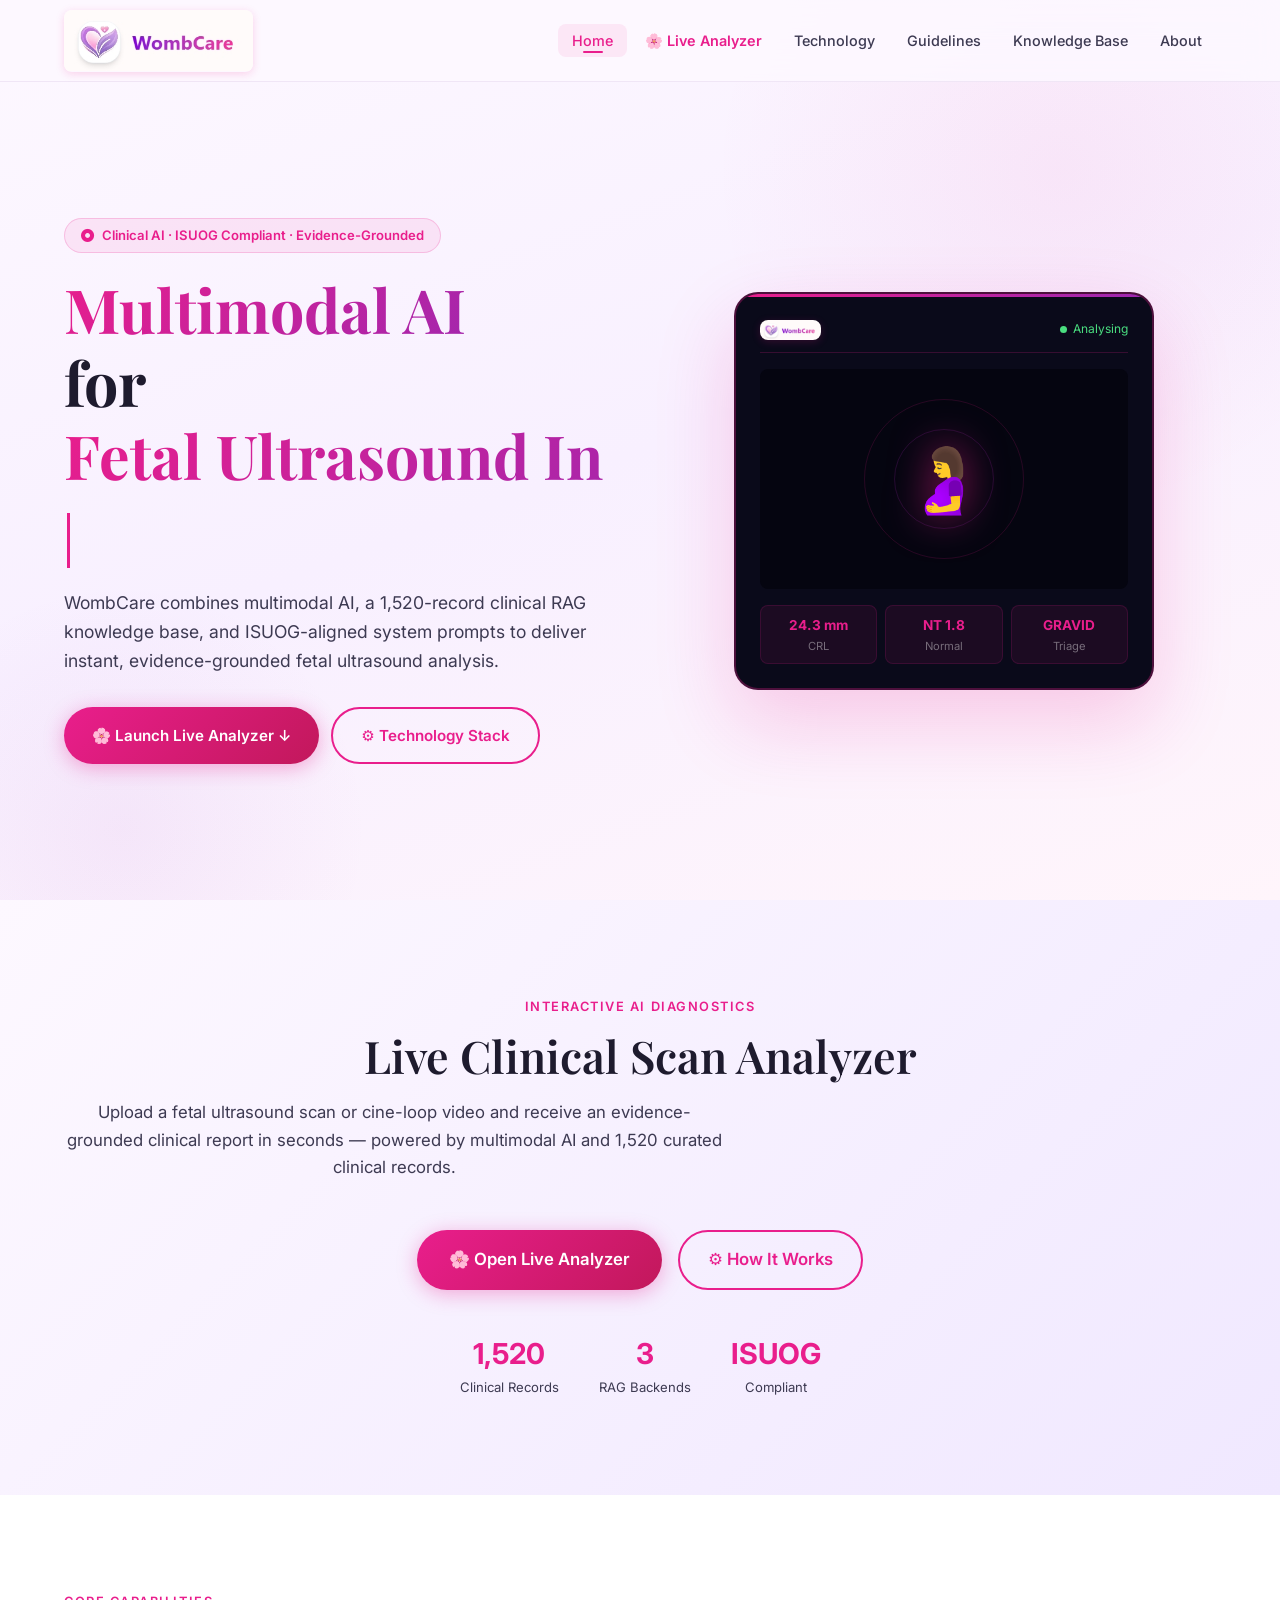
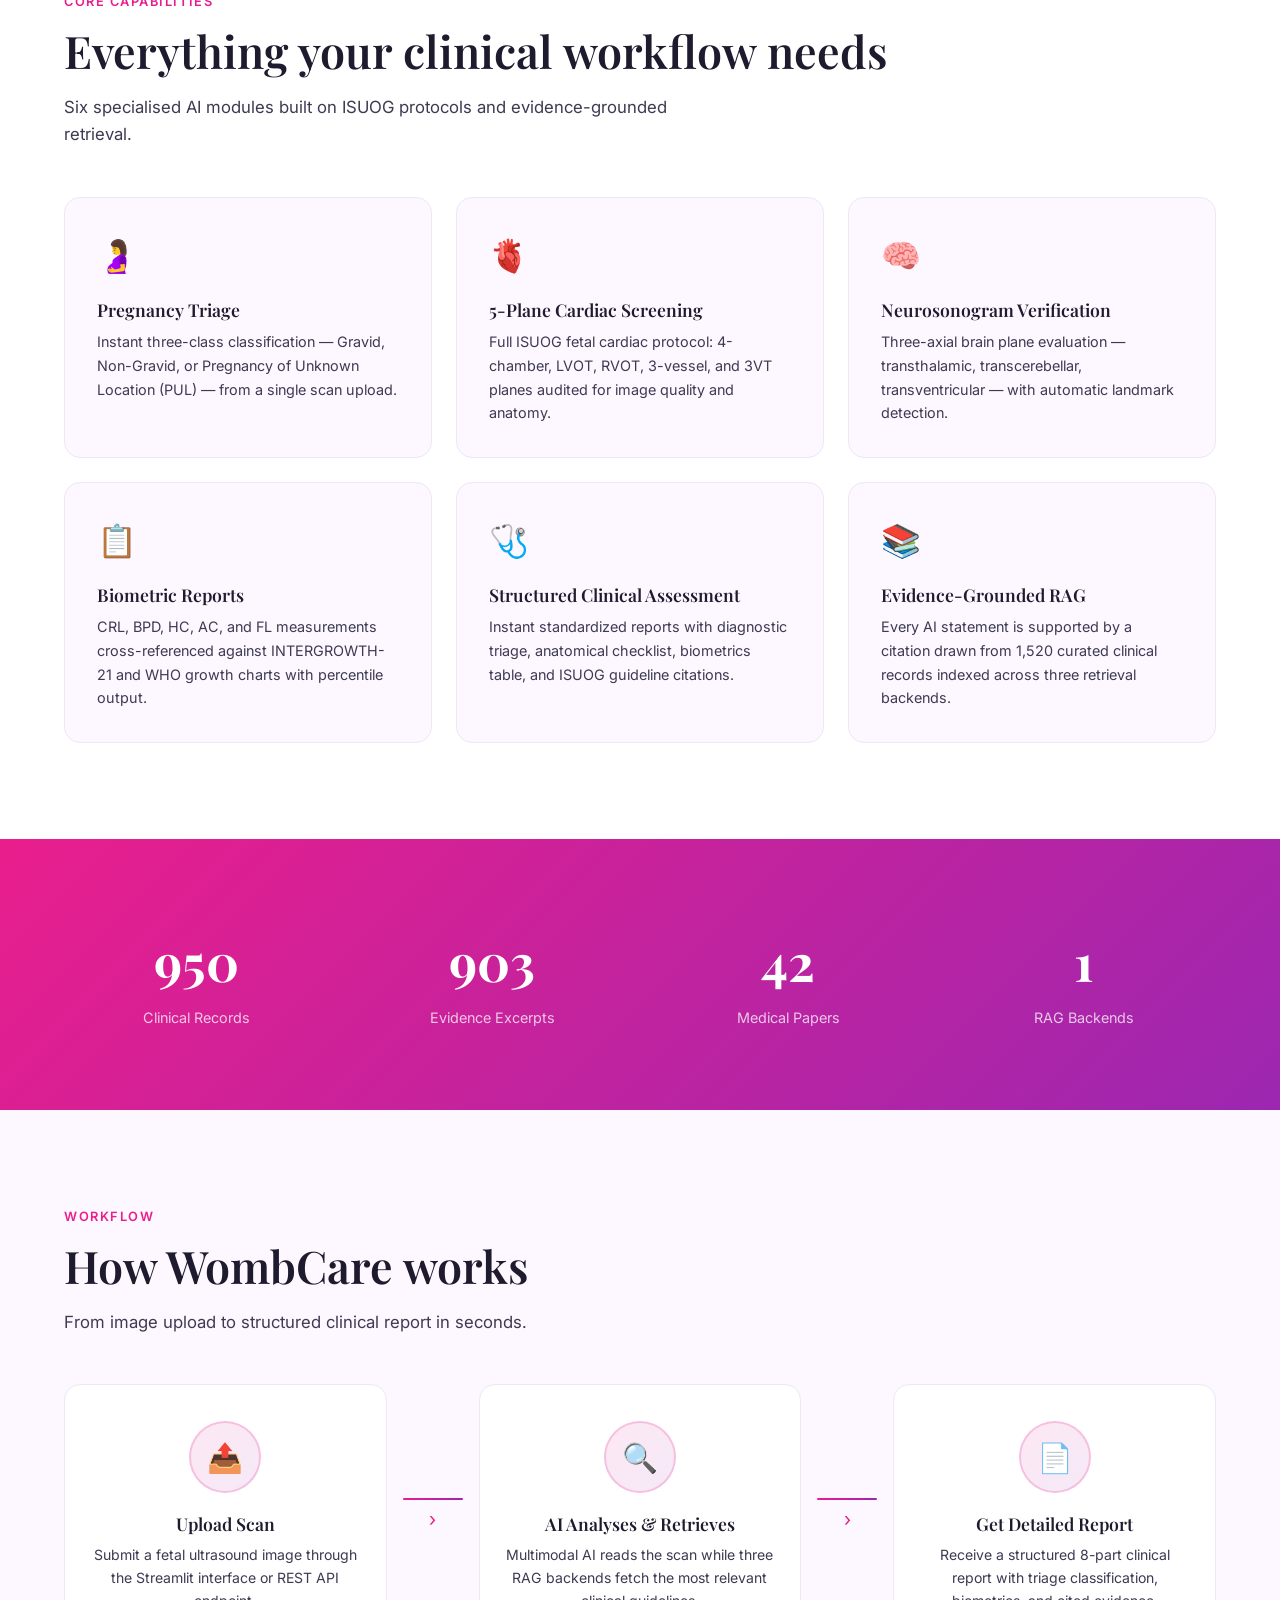
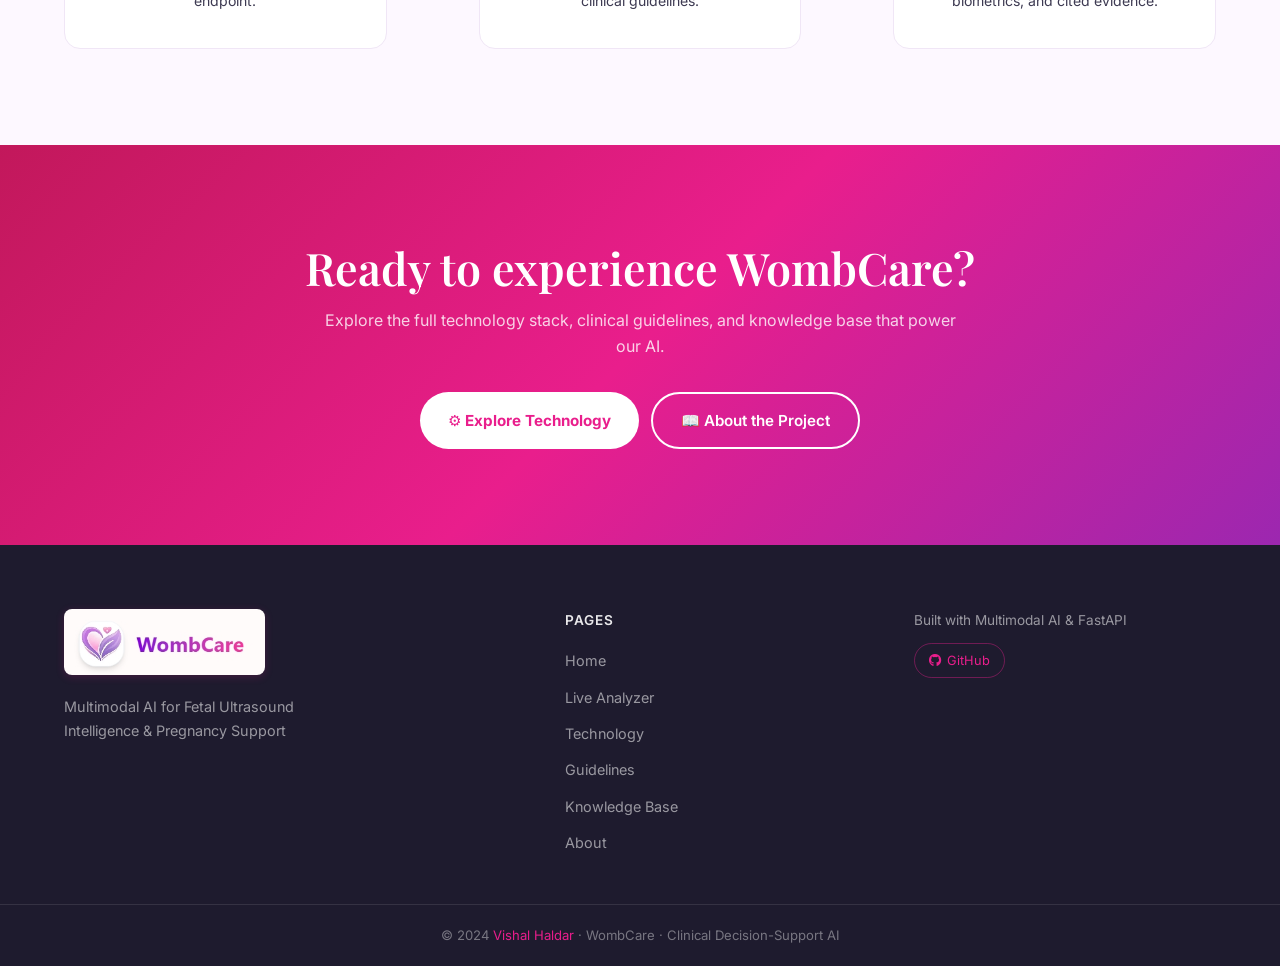
<file: frontend/index.html>
<!DOCTYPE html>
<html lang="en">

<head>
  <meta charset="UTF-8" />
  <meta name="viewport" content="width=device-width, initial-scale=1.0" />
  <title>WombCare — Multimodal AI for Fetal Ultrasound Intelligence</title>
  <meta name="description"
    content="WombCare is an AI-powered clinical decision-support system for fetal ultrasound screening and pregnancy support, built on multimodal AI." />
  <link rel="stylesheet" href="style.css" />
  <link rel="stylesheet" href="https://cdnjs.cloudflare.com/ajax/libs/font-awesome/6.5.1/css/all.min.css" />
  <link rel="preconnect" href="https://fonts.googleapis.com" />
  <link rel="preconnect" href="https://fonts.gstatic.com" crossorigin />
  <link
    href="https://fonts.googleapis.com/css2?family=Inter:wght@300;400;500;600;700&family=Playfair+Display:ital,wght@0,400;0,600;0,700;1,400&display=swap"
    rel="stylesheet" />
</head>

<body>

  <!-- SKELETON LOADER -->
  <div class="skeleton-overlay" role="status" aria-label="Loading WombCare">
    <div class="skeleton-logo">🌸</div>
  </div>

  <!-- NAVIGATION -->
  <nav class="navbar" role="navigation" aria-label="Main navigation">
    <div class="nav-inner">
      <a href="index.html" class="nav-logo" aria-label="WombCare home">
        <img src="logo.png" alt="WombCare Logo" class="nav-logo-img"></a>
      <ul class="nav-links" role="list">
        <li><a href="index.html">Home</a></li>
        <li><a href="analyzer.html" style="color:var(--rose); font-weight:600;">🌸 Live Analyzer</a></li>
        <li><a href="technology.html">Technology</a></li>
        <li><a href="clinical-guidelines.html">Guidelines</a></li>
        <li><a href="rag-knowledge.html">Knowledge Base</a></li>
        <li><a href="about.html">About</a></li>
      </ul>
      <button class="nav-hamburger" aria-label="Open menu" aria-expanded="false">
        <span></span><span></span><span></span>
      </button>
    </div>
  </nav>

  <!-- MOBILE DRAWER -->
  <nav class="nav-drawer" aria-label="Mobile navigation">
    <a href="index.html">🏠 Home</a>
    <a href="analyzer.html">🌸 Live Analyzer</a>
    <a href="technology.html">⚙️ Technology</a>
    <a href="clinical-guidelines.html">🏥 Guidelines</a>
    <a href="rag-knowledge.html">📚 Knowledge Base</a>
    <a href="about.html">👤 About</a>
  </nav>

  <!-- ══════════════════════════════════════════════════════════
     HERO
     ══════════════════════════════════════════════════════════ -->
  <section class="hero" aria-label="Hero">
    <div class="container hero-inner">

      <!-- Text -->
      <div class="hero-text">
        <div class="hero-eyebrow">
          <i class="fas fa-circle-dot" aria-hidden="true"></i>
          Clinical AI · ISUOG Compliant · Evidence-Grounded
        </div>

        <h1>
          <span class="gradient-text" aria-hidden="true">Multimodal AI</span><br />
          for
          <span class="hero-typewriter gradient-text"
            data-phrases='["Fetal Ultrasound Intelligence","Pregnancy Decision Support","Multimodal Ultrasound AI"]'
            aria-live="polite" aria-label="Fetal Ultrasound Intelligence"></span>
        </h1>

        <p class="hero-desc">
          WombCare combines multimodal AI, a 1,520-record clinical RAG knowledge base, and ISUOG-aligned
          system prompts to deliver instant, evidence-grounded fetal ultrasound analysis.
        </p>

        <div class="hero-ctas">
          <a href="analyzer.html" class="btn btn-primary">🌸 Launch Live Analyzer ↓</a>
          <a href="technology.html" class="btn btn-outline">⚙️ Technology Stack</a>
        </div>
      </div>

      <!-- Visual -->
      <div class="hero-visual" aria-hidden="true">
        <div class="scan-mock">
          <div class="scan-header">
            <span class="logo-sm"><img src="logo.png" class="nav-logo-img" style="height:20px;width:auto;vertical-align:middle;"></span>
            <span class="scan-status">Analysing</span>
          </div>
          <div class="scan-canvas">
            <div class="scan-fetus">🤰</div>
          </div>
          <div class="scan-metrics">
            <div class="metric">
              <div class="metric-val">24.3 mm</div>
              <div class="metric-key">CRL</div>
            </div>
            <div class="metric">
              <div class="metric-val">NT 1.8</div>
              <div class="metric-key">Normal</div>
            </div>
            <div class="metric">
              <div class="metric-val">GRAVID</div>
              <div class="metric-key">Triage</div>
            </div>
          </div>
        </div>
      </div>

    </div>
  </section>

  <!-- ══════════════════════════════════════════════════════════
     LIVE ANALYZER CTA
     ══════════════════════════════════════════════════════════ -->
  <section class="section" id="analyzer" aria-label="Live Analyzer call to action"
    style="background: linear-gradient(135deg, var(--blush) 0%, #f0e8ff 100%);">
    <div class="container" style="text-align:center;">
      <span class="section-label">Interactive AI Diagnostics</span>
      <h2 class="section-title fade-up">Live Clinical Scan Analyzer</h2>
      <p class="section-sub fade-up delay-1">
        Upload a fetal ultrasound scan or cine-loop video and receive an evidence-grounded clinical report
        in seconds — powered by multimodal AI and 1,520 curated clinical records.
      </p>
      <div class="fade-up delay-2" style="display:flex; gap:16px; justify-content:center; flex-wrap:wrap; margin-top:2rem;">
        <a href="analyzer.html" class="btn btn-primary" style="font-size:1.05rem; padding:14px 32px;">
          🌸 Open Live Analyzer
        </a>
        <a href="technology.html" class="btn btn-outline" style="font-size:1.05rem; padding:14px 28px;">
          ⚙️ How It Works
        </a>
      </div>
      <div style="display:flex; justify-content:center; gap:2.5rem; margin-top:2.5rem; flex-wrap:wrap;">
        <div style="text-align:center;">
          <div style="font-size:1.8rem; font-weight:700; color:var(--rose);">1,520</div>
          <div style="font-size:0.82rem; color:var(--ink-soft);">Clinical Records</div>
        </div>
        <div style="text-align:center;">
          <div style="font-size:1.8rem; font-weight:700; color:var(--rose);">3</div>
          <div style="font-size:0.82rem; color:var(--ink-soft);">RAG Backends</div>
        </div>
        <div style="text-align:center;">
          <div style="font-size:1.8rem; font-weight:700; color:var(--rose);">ISUOG</div>
          <div style="font-size:0.82rem; color:var(--ink-soft);">Compliant</div>
        </div>
      </div>
    </div>
  </section>

  <!-- ══════════════════════════════════════════════════════════
     FEATURES
     ══════════════════════════════════════════════════════════ -->
  <section class="section features" id="features" aria-labelledby="features-heading">
    <div class="container">
      <span class="section-label">Core Capabilities</span>
      <h2 class="section-title fade-up" id="features-heading">
        Everything your clinical workflow needs
      </h2>
      <p class="section-sub fade-up delay-1">
        Six specialised AI modules built on ISUOG protocols and evidence-grounded retrieval.
      </p>

      <div class="features-grid" role="list">

        <article class="feature-card fade-up" role="listitem">
          <span class="feature-icon" aria-hidden="true">🤰</span>
          <h3>Pregnancy Triage</h3>
          <p>Instant three-class classification — Gravid, Non-Gravid, or Pregnancy of Unknown Location (PUL) — from a
            single scan upload.</p>
        </article>

        <article class="feature-card fade-up delay-1" role="listitem">
          <span class="feature-icon" aria-hidden="true">🫀</span>
          <h3>5-Plane Cardiac Screening</h3>
          <p>Full ISUOG fetal cardiac protocol: 4-chamber, LVOT, RVOT, 3-vessel, and 3VT planes audited for image
            quality and anatomy.</p>
        </article>

        <article class="feature-card fade-up delay-2" role="listitem">
          <span class="feature-icon" aria-hidden="true">🧠</span>
          <h3>Neurosonogram Verification</h3>
          <p>Three-axial brain plane evaluation — transthalamic, transcerebellar, transventricular — with automatic
            landmark detection.</p>
        </article>

        <article class="feature-card fade-up delay-3" role="listitem">
          <span class="feature-icon" aria-hidden="true">📋</span>
          <h3>Biometric Reports</h3>
          <p>CRL, BPD, HC, AC, and FL measurements cross-referenced against INTERGROWTH-21 and WHO growth charts with
            percentile output.</p>
        </article>

        <article class="feature-card fade-up delay-4" role="listitem">
          <span class="feature-icon" aria-hidden="true">🩺</span>
          <h3>Structured Clinical Assessment</h3>
          <p>Instant standardized reports with diagnostic triage, anatomical checklist, biometrics table, and ISUOG guideline citations.</p>
        </article>

        <article class="feature-card fade-up delay-5" role="listitem">
          <span class="feature-icon" aria-hidden="true">📚</span>
          <h3>Evidence-Grounded RAG</h3>
          <p>Every AI statement is supported by a citation drawn from 1,520 curated clinical records indexed across
            three retrieval backends.</p>
        </article>

      </div>
    </div>
  </section>

  <!-- ══════════════════════════════════════════════════════════
     STATS
     ══════════════════════════════════════════════════════════ -->
  <section class="stats" aria-label="Statistics">
    <div class="container">
      <div class="stats-grid">
        <div class="stat-item fade-up">
          <span class="stat-num" data-target="1520" aria-label="1,520 Clinical Records">0</span>
          <span class="stat-label">Clinical Records</span>
        </div>
        <div class="stat-item fade-up delay-1">
          <span class="stat-num" data-target="1445" aria-label="1,445 Evidence Excerpts">0</span>
          <span class="stat-label">Evidence Excerpts</span>
        </div>
        <div class="stat-item fade-up delay-2">
          <span class="stat-num" data-target="68" aria-label="68 Medical Papers">0</span>
          <span class="stat-label">Medical Papers</span>
        </div>
        <div class="stat-item fade-up delay-3">
          <span class="stat-num" data-target="3" aria-label="3 RAG Backends">0</span>
          <span class="stat-label">RAG Backends</span>
        </div>
      </div>
    </div>
  </section>

  <!-- ══════════════════════════════════════════════════════════
     HOW IT WORKS
     ══════════════════════════════════════════════════════════ -->
  <section class="section how" id="how" aria-labelledby="how-heading">
    <div class="container">
      <span class="section-label">Workflow</span>
      <h2 class="section-title fade-up" id="how-heading">How WombCare works</h2>
      <p class="section-sub fade-up delay-1">
        From image upload to structured clinical report in seconds.
      </p>

      <div class="how-steps" role="list">

        <div class="how-step fade-up" role="listitem">
          <div class="how-step-icon" aria-hidden="true">📤</div>
          <h4>Upload Scan</h4>
          <p>Submit a fetal ultrasound image through the Streamlit interface or REST API endpoint.</p>
        </div>

        <div class="how-arrow" aria-hidden="true">
          <div class="how-arrow-line"></div>
          <span class="how-arrow-head">›</span>
        </div>

        <div class="how-step fade-up delay-2" role="listitem">
          <div class="how-step-icon" aria-hidden="true">🔍</div>
          <h4>AI Analyses &amp; Retrieves</h4>
          <p>Multimodal AI reads the scan while three RAG backends fetch the most relevant clinical guidelines.</p>
        </div>

        <div class="how-arrow" aria-hidden="true">
          <div class="how-arrow-line"></div>
          <span class="how-arrow-head">›</span>
        </div>

        <div class="how-step fade-up delay-4" role="listitem">
          <div class="how-step-icon" aria-hidden="true">📄</div>
          <h4>Get Detailed Report</h4>
          <p>Receive a structured 8-part clinical report with triage classification, biometrics, and cited evidence.</p>
        </div>

      </div>
    </div>
  </section>

  <!-- ══════════════════════════════════════════════════════════
     CTA BANNER
     ══════════════════════════════════════════════════════════ -->
  <section class="cta-banner" aria-labelledby="cta-heading">
    <div class="container">
      <h2 id="cta-heading" class="fade-up">Ready to experience WombCare?</h2>
      <p class="fade-up delay-1">
        Explore the full technology stack, clinical guidelines, and knowledge base that power our AI.
      </p>
      <div class="fade-up delay-2" style="display:flex;gap:12px;justify-content:center;flex-wrap:wrap;">
        <a href="technology.html" class="btn btn-white">⚙️ Explore Technology</a>
        <a href="about.html" class="btn btn-outline" style="border-color:#fff;color:#fff;">📖 About the Project</a>
      </div>
    </div>
  </section>

  <!-- ══════════════════════════════════════════════════════════
     FOOTER
     ══════════════════════════════════════════════════════════ -->
  <footer class="footer" role="contentinfo">
    <div class="container">
      <div class="footer-grid">
        <div class="footer-brand">
          <div class="nav-logo"><img src="logo.png" alt="WombCare Logo" class="nav-logo-img"></div>
          <p>Multimodal AI for Fetal Ultrasound Intelligence &amp; Pregnancy Support</p>
        </div>
        <div class="footer-col">
          <h5>Pages</h5>
          <ul>
            <li><a href="index.html">Home</a></li>
            <li><a href="analyzer.html">Live Analyzer</a></li>
            <li><a href="technology.html">Technology</a></li>
            <li><a href="clinical-guidelines.html">Guidelines</a></li>
            <li><a href="rag-knowledge.html">Knowledge Base</a></li>
            <li><a href="about.html">About</a></li>
          </ul>
        </div>
        <div class="footer-col">
          <p class="footer-tech">Built with Multimodal AI &amp; FastAPI</p>
          <a href="https://github.com/vishalhaldar" class="footer-badge" target="_blank" rel="noopener noreferrer">
            <i class="fab fa-github" aria-hidden="true"></i> GitHub
          </a>
        </div>
      </div>
    </div>
    <div class="footer-bottom">
      <div class="container">
        © 2024 <span>Vishal Haldar</span> · WombCare · Clinical Decision-Support AI
      </div>
    </div>
  </footer>

  <script src="script.js"></script>
</body>

</html>
</file>
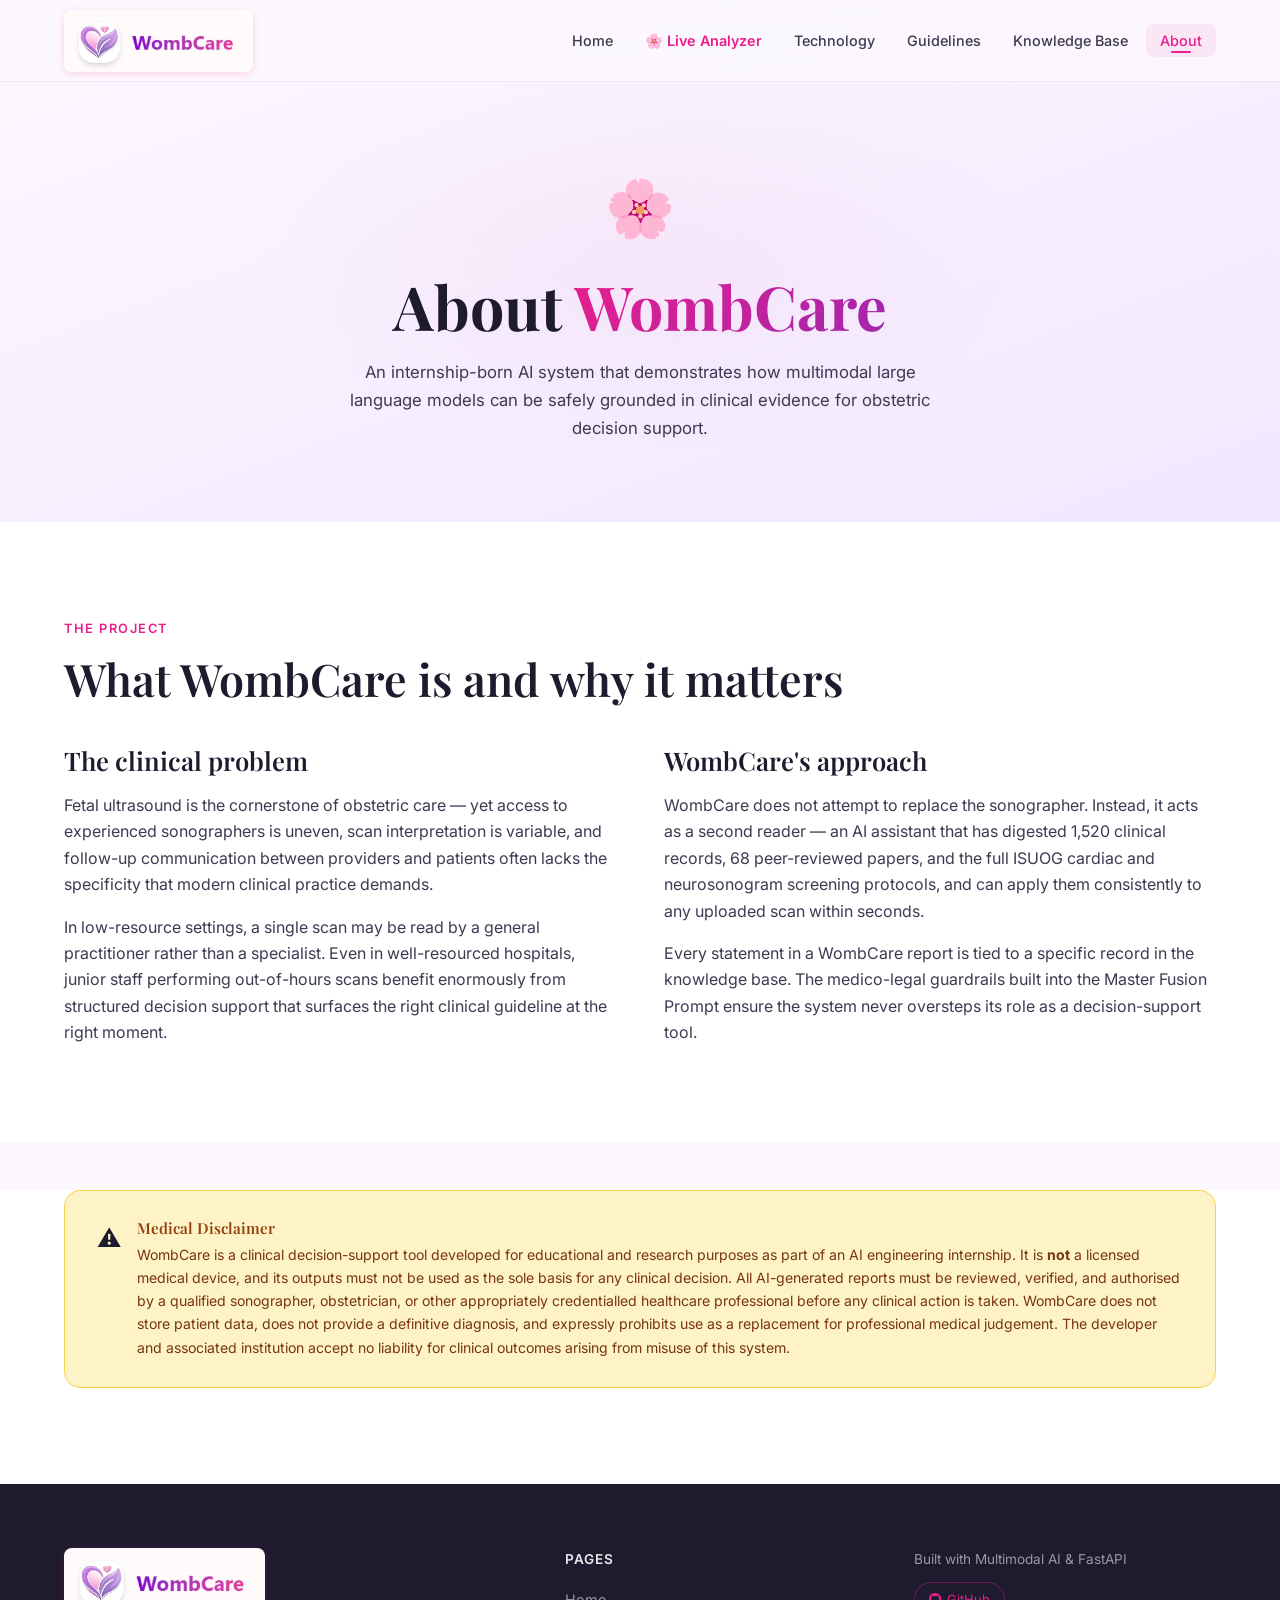
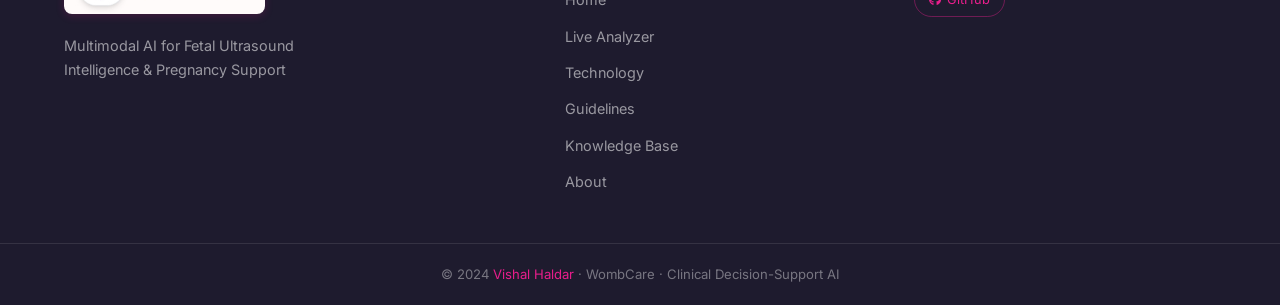
<file: frontend/about.html>
<!DOCTYPE html>
<html lang="en">
<head>
  <meta charset="UTF-8" />
  <meta name="viewport" content="width=device-width, initial-scale=1.0" />
  <title>About — WombCare</title>
  <meta name="description" content="About WombCare — built by Vishal Haldar as an internship project in AI engineering. Clinical decision-support for fetal ultrasound powered by GPT-4o." />
  <link rel="stylesheet" href="style.css" />
  <link rel="stylesheet" href="https://cdnjs.cloudflare.com/ajax/libs/font-awesome/6.5.1/css/all.min.css" />
  <link href="https://fonts.googleapis.com/css2?family=Inter:wght@300;400;500;600;700&family=Playfair+Display:ital,wght@0,400;0,600;0,700;1,400&display=swap" rel="stylesheet" />
</head>
<body>

<div class="skeleton-overlay" role="status" aria-label="Loading"><div class="skeleton-logo">🌸</div></div>

<!-- NAV -->
<nav class="navbar" role="navigation" aria-label="Main navigation">
  <div class="nav-inner">
    <a href="index.html" class="nav-logo"><img src="logo.png" alt="WombCare Logo" class="nav-logo-img"></a>
    <ul class="nav-links">
      <li><a href="index.html">Home</a></li>
      <li><a href="index.html#analyzer" style="color:var(--rose); font-weight:600;">🌸 Live Analyzer</a></li>
      <li><a href="technology.html">Technology</a></li>
      <li><a href="clinical-guidelines.html">Guidelines</a></li>
      <li><a href="rag-knowledge.html">Knowledge Base</a></li>
      <li><a href="about.html">About</a></li>
    </ul>
    <button class="nav-hamburger" aria-label="Open menu"><span></span><span></span><span></span></button>
  </div>
</nav>
<nav class="nav-drawer" aria-label="Mobile navigation">
  <a href="index.html">🏠 Home</a>
    <a href="analyzer.html">🌸 Live Analyzer</a>
    <a href="technology.html">⚙️ Technology</a>
  <a href="clinical-guidelines.html">🏥 Guidelines</a>
  <a href="rag-knowledge.html">📚 Knowledge Base</a>
  <a href="about.html">👤 About</a>
</nav>

<!-- PAGE HERO -->
<header class="page-hero">
  <div class="container">
    <span class="page-hero-icon" aria-hidden="true">🌸</span>
    <h1 class="fade-up">About <span class="gradient-text">WombCare</span></h1>
    <p class="fade-up delay-1">
      An internship-born AI system that demonstrates how multimodal large language models can be
      safely grounded in clinical evidence for obstetric decision support.
    </p>
  </div>
</header>

<!-- ══════════════════════════════════════════════════════════
     PROJECT OVERVIEW
     ══════════════════════════════════════════════════════════ -->
<section class="section" style="background:var(--card-white);" aria-labelledby="overview-heading">
  <div class="container">
    <span class="section-label">The Project</span>
    <h2 class="section-title fade-up" id="overview-heading">What WombCare is and why it matters</h2>

    <div style="display:grid;grid-template-columns:1fr 1fr;gap:48px;margin-top:40px;" class="fade-up delay-1">
      <div>
        <h3 style="margin-bottom:16px;">The clinical problem</h3>
        <p style="margin-bottom:16px;">
          Fetal ultrasound is the cornerstone of obstetric care — yet access to experienced sonographers
          is uneven, scan interpretation is variable, and follow-up communication between providers and
          patients often lacks the specificity that modern clinical practice demands.
        </p>
        <p>
          In low-resource settings, a single scan may be read by a general practitioner rather than a
          specialist. Even in well-resourced hospitals, junior staff performing out-of-hours scans benefit
          enormously from structured decision support that surfaces the right clinical guideline at the
          right moment.
        </p>
      </div>
      <div>
        <h3 style="margin-bottom:16px;">WombCare's approach</h3>
        <p style="margin-bottom:16px;">
          WombCare does not attempt to replace the sonographer. Instead, it acts as a second reader —
          an AI assistant that has digested 1,520 clinical records, 68 peer-reviewed papers, and the
          full ISUOG cardiac and neurosonogram screening protocols, and can apply them consistently
          to any uploaded scan within seconds.
        </p>
        <p>
          Every statement in a WombCare report is tied to a specific record in the knowledge base.
          The medico-legal guardrails built into the Master Fusion Prompt ensure the system never
          oversteps its role as a decision-support tool.
        </p>
      </div>
    </div>
  </div>
</section>

<!-- ══════════════════════════════════════════════════════════
     DISCLAIMER
     ══════════════════════════════════════════════════════════ -->
<section class="section" style="background:var(--card-white);padding-top:0;" aria-labelledby="disclaimer-heading">
  <div class="container">
    <div class="disclaimer fade-up" role="note" aria-labelledby="disclaimer-heading">
      <span class="disclaimer-icon" aria-hidden="true">⚠️</span>
      <div>
        <h4 id="disclaimer-heading">Medical Disclaimer</h4>
        <p>
          WombCare is a clinical decision-support tool developed for educational and research purposes as part of an AI engineering internship.
          It is <strong>not</strong> a licensed medical device, and its outputs must not be used as the sole basis for any clinical decision.
          All AI-generated reports must be reviewed, verified, and authorised by a qualified sonographer, obstetrician, or other appropriately
          credentialled healthcare professional before any clinical action is taken. WombCare does not store patient data, does not provide a
          definitive diagnosis, and expressly prohibits use as a replacement for professional medical judgement.
          The developer and associated institution accept no liability for clinical outcomes arising from misuse of this system.
        </p>
      </div>
    </div>
  </div>
</section>

<!-- FOOTER -->
<footer class="footer" role="contentinfo">
  <div class="container">
    <div class="footer-grid">
      <div class="footer-brand">
        <div class="nav-logo"><img src="logo.png" alt="WombCare Logo" class="nav-logo-img"></div>
        <p>Multimodal AI for Fetal Ultrasound Intelligence &amp; Pregnancy Support</p>
      </div>
      <div class="footer-col">
        <h5>Pages</h5>
        <ul>
          <li><a href="index.html">Home</a></li>
          <li><a href="analyzer.html">Live Analyzer</a></li>
          <li><a href="technology.html">Technology</a></li>
          <li><a href="clinical-guidelines.html">Guidelines</a></li>
          <li><a href="rag-knowledge.html">Knowledge Base</a></li>
          <li><a href="about.html">About</a></li>
        </ul>
      </div>
      <div class="footer-col">
        <p class="footer-tech">Built with Multimodal AI &amp; FastAPI</p>
        <a href="https://github.com/vishalhaldar" class="footer-badge" target="_blank" rel="noopener noreferrer">
          <i class="fab fa-github" aria-hidden="true"></i> GitHub
        </a>
      </div>
    </div>
  </div>
  <div class="footer-bottom">
    <div class="container">© 2024 <span>Vishal Haldar</span> · WombCare · Clinical Decision-Support AI</div>
  </div>
</footer>

<script src="script.js"></script>
</body>
</html>
</file>
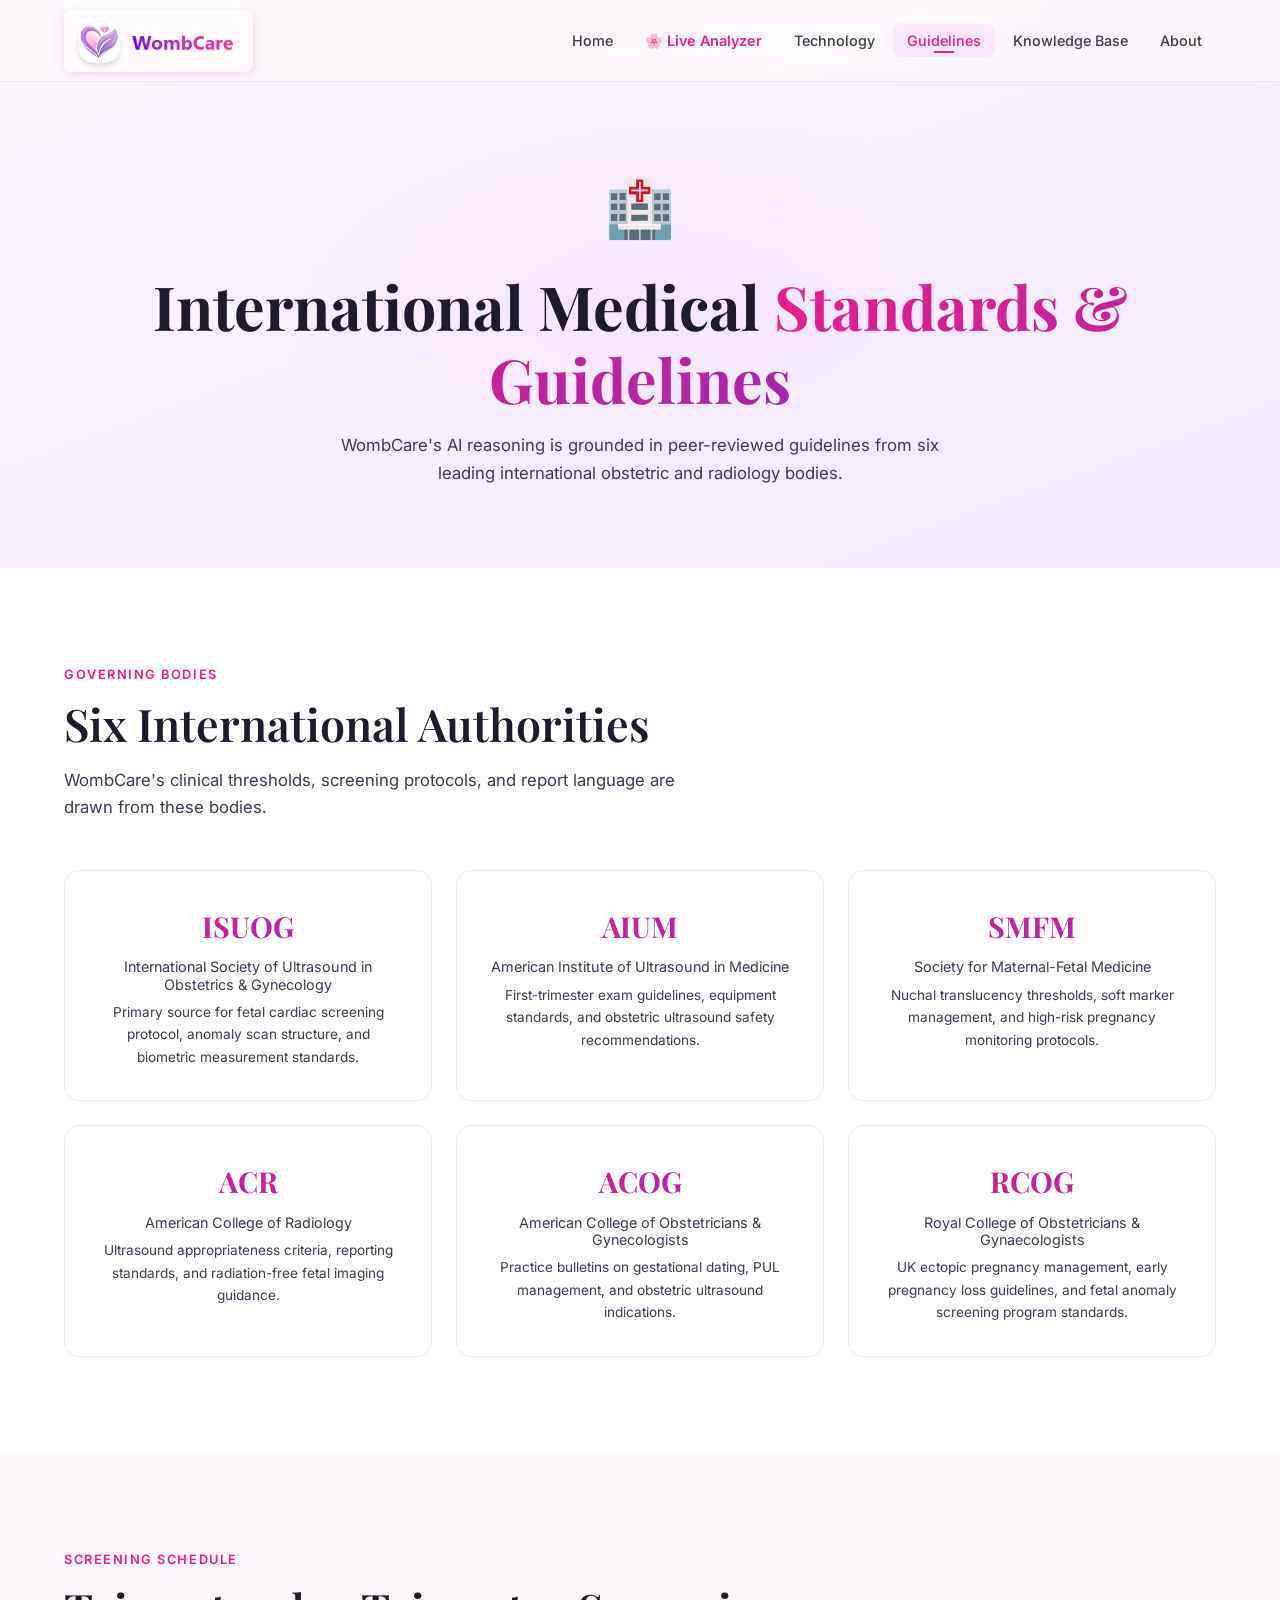
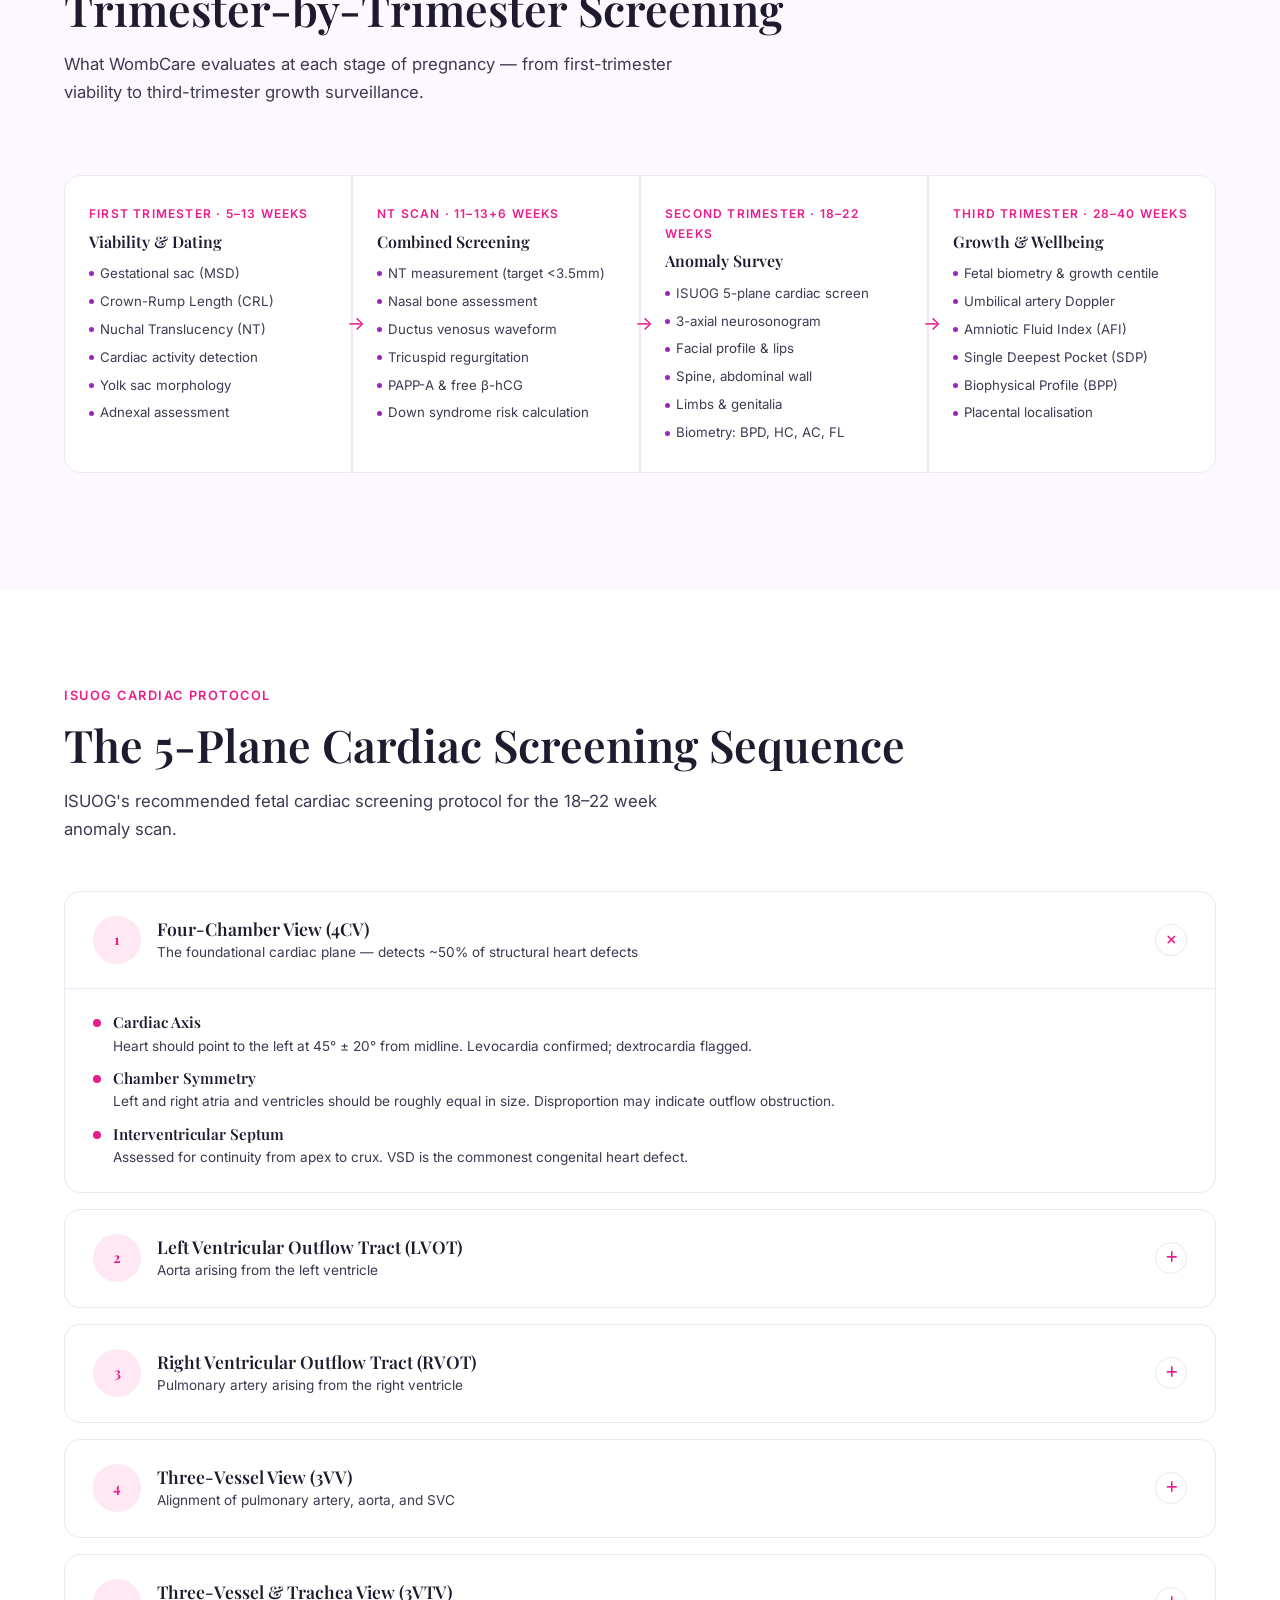
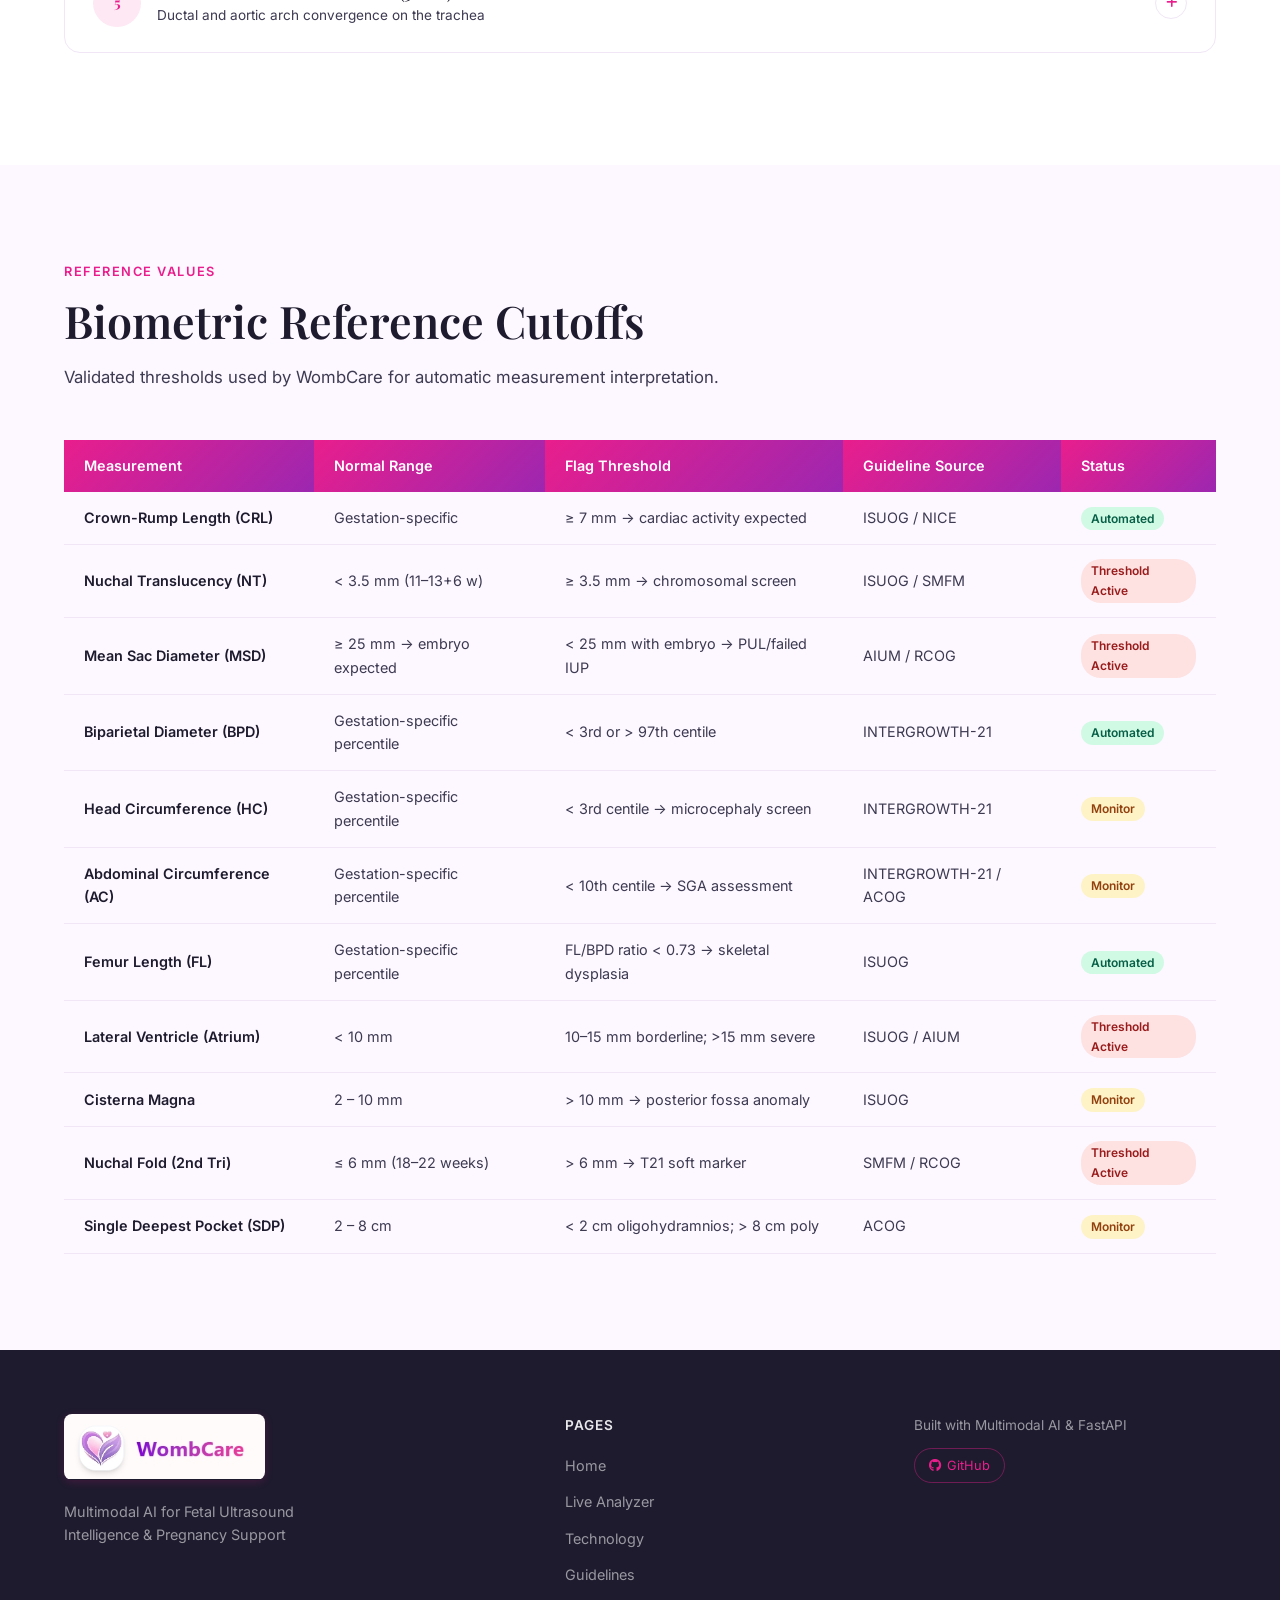
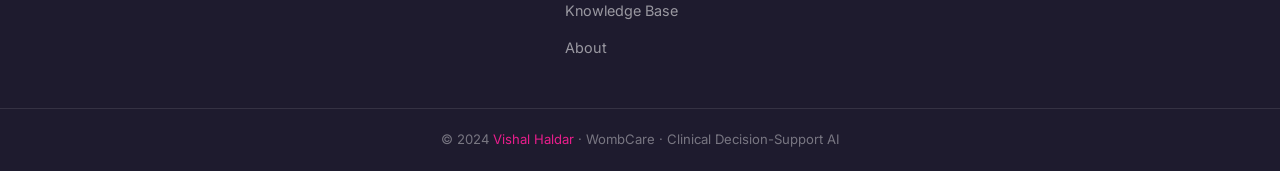
<file: frontend/clinical-guidelines.html>
<!DOCTYPE html>
<html lang="en">
<head>
  <meta charset="UTF-8" />
  <meta name="viewport" content="width=device-width, initial-scale=1.0" />
  <title>Clinical Guidelines — WombCare</title>
  <meta name="description" content="International medical standards and clinical guidelines implemented in WombCare: ISUOG, AIUM, SMFM, ACR, ACOG, RCOG." />
  <link rel="stylesheet" href="style.css" />
  <link rel="stylesheet" href="https://cdnjs.cloudflare.com/ajax/libs/font-awesome/6.5.1/css/all.min.css" />
  <link href="https://fonts.googleapis.com/css2?family=Inter:wght@300;400;500;600;700&family=Playfair+Display:ital,wght@0,400;0,600;0,700;1,400&display=swap" rel="stylesheet" />
</head>
<body>

<div class="skeleton-overlay" role="status" aria-label="Loading"><div class="skeleton-logo">🌸</div></div>

<!-- NAV -->
<nav class="navbar" role="navigation" aria-label="Main navigation">
  <div class="nav-inner">
    <a href="index.html" class="nav-logo"><img src="logo.png" alt="WombCare Logo" class="nav-logo-img"></a>
    <ul class="nav-links">
      <li><a href="index.html">Home</a></li>
      <li><a href="index.html#analyzer" style="color:var(--rose); font-weight:600;">🌸 Live Analyzer</a></li>
      <li><a href="technology.html">Technology</a></li>
      <li><a href="clinical-guidelines.html">Guidelines</a></li>
      <li><a href="rag-knowledge.html">Knowledge Base</a></li>
      <li><a href="about.html">About</a></li>
    </ul>
    <button class="nav-hamburger" aria-label="Open menu"><span></span><span></span><span></span></button>
  </div>
</nav>
<nav class="nav-drawer" aria-label="Mobile navigation">
  <a href="index.html">🏠 Home</a>
    <a href="analyzer.html">🌸 Live Analyzer</a>
    <a href="technology.html">⚙️ Technology</a>
  <a href="clinical-guidelines.html">🏥 Guidelines</a>
  <a href="rag-knowledge.html">📚 Knowledge Base</a>
  <a href="about.html">👤 About</a>
</nav>

<!-- PAGE HERO -->
<header class="page-hero">
  <div class="container">
    <span class="page-hero-icon" aria-hidden="true">🏥</span>
    <h1 class="fade-up">International Medical <span class="gradient-text">Standards &amp; Guidelines</span></h1>
    <p class="fade-up delay-1">
      WombCare's AI reasoning is grounded in peer-reviewed guidelines from six leading international
      obstetric and radiology bodies.
    </p>
  </div>
</header>

<!-- ══════════════════════════════════════════════════════════
     STANDARDS GRID
     ══════════════════════════════════════════════════════════ -->
<section class="section" style="background:var(--card-white);" aria-labelledby="standards-heading">
  <div class="container">
    <span class="section-label">Governing Bodies</span>
    <h2 class="section-title fade-up" id="standards-heading">Six International Authorities</h2>
    <p class="section-sub fade-up delay-1">
      WombCare's clinical thresholds, screening protocols, and report language are drawn from these bodies.
    </p>

    <div class="standards-grid fade-up delay-2">

      <article class="standard-card">
        <div class="standard-abbr">ISUOG</div>
        <h4>International Society of Ultrasound in Obstetrics &amp; Gynecology</h4>
        <p>Primary source for fetal cardiac screening protocol, anomaly scan structure, and biometric measurement standards.</p>
      </article>

      <article class="standard-card">
        <div class="standard-abbr">AIUM</div>
        <h4>American Institute of Ultrasound in Medicine</h4>
        <p>First-trimester exam guidelines, equipment standards, and obstetric ultrasound safety recommendations.</p>
      </article>

      <article class="standard-card">
        <div class="standard-abbr">SMFM</div>
        <h4>Society for Maternal-Fetal Medicine</h4>
        <p>Nuchal translucency thresholds, soft marker management, and high-risk pregnancy monitoring protocols.</p>
      </article>

      <article class="standard-card">
        <div class="standard-abbr">ACR</div>
        <h4>American College of Radiology</h4>
        <p>Ultrasound appropriateness criteria, reporting standards, and radiation-free fetal imaging guidance.</p>
      </article>

      <article class="standard-card">
        <div class="standard-abbr">ACOG</div>
        <h4>American College of Obstetricians &amp; Gynecologists</h4>
        <p>Practice bulletins on gestational dating, PUL management, and obstetric ultrasound indications.</p>
      </article>

      <article class="standard-card">
        <div class="standard-abbr">RCOG</div>
        <h4>Royal College of Obstetricians &amp; Gynaecologists</h4>
        <p>UK ectopic pregnancy management, early pregnancy loss guidelines, and fetal anomaly screening program standards.</p>
      </article>

    </div>
  </div>
</section>

<!-- ══════════════════════════════════════════════════════════
     TRIMESTER TIMELINE
     ══════════════════════════════════════════════════════════ -->
<section class="section" style="background:var(--blush);" aria-labelledby="timeline-heading">
  <div class="container">
    <span class="section-label">Screening Schedule</span>
    <h2 class="section-title fade-up" id="timeline-heading">Trimester-by-Trimester Screening</h2>
    <p class="section-sub fade-up delay-1">
      What WombCare evaluates at each stage of pregnancy — from first-trimester viability to third-trimester growth surveillance.
    </p>

    <div class="trimester-scroll fade-up delay-2">
      <div class="trimester-track" role="list">

        <div class="trimester-block" role="listitem">
          <div class="trim-label">First Trimester · 5–13 weeks</div>
          <h4>Viability &amp; Dating</h4>
          <ul>
            <li>Gestational sac (MSD)</li>
            <li>Crown-Rump Length (CRL)</li>
            <li>Nuchal Translucency (NT)</li>
            <li>Cardiac activity detection</li>
            <li>Yolk sac morphology</li>
            <li>Adnexal assessment</li>
          </ul>
        </div>

        <div class="trimester-block" role="listitem">
          <div class="trim-label">NT Scan · 11–13+6 weeks</div>
          <h4>Combined Screening</h4>
          <ul>
            <li>NT measurement (target &lt;3.5mm)</li>
            <li>Nasal bone assessment</li>
            <li>Ductus venosus waveform</li>
            <li>Tricuspid regurgitation</li>
            <li>PAPP-A &amp; free β-hCG</li>
            <li>Down syndrome risk calculation</li>
          </ul>
        </div>

        <div class="trimester-block" role="listitem">
          <div class="trim-label">Second Trimester · 18–22 weeks</div>
          <h4>Anomaly Survey</h4>
          <ul>
            <li>ISUOG 5-plane cardiac screen</li>
            <li>3-axial neurosonogram</li>
            <li>Facial profile &amp; lips</li>
            <li>Spine, abdominal wall</li>
            <li>Limbs &amp; genitalia</li>
            <li>Biometry: BPD, HC, AC, FL</li>
          </ul>
        </div>

        <div class="trimester-block" role="listitem">
          <div class="trim-label">Third Trimester · 28–40 weeks</div>
          <h4>Growth &amp; Wellbeing</h4>
          <ul>
            <li>Fetal biometry &amp; growth centile</li>
            <li>Umbilical artery Doppler</li>
            <li>Amniotic Fluid Index (AFI)</li>
            <li>Single Deepest Pocket (SDP)</li>
            <li>Biophysical Profile (BPP)</li>
            <li>Placental localisation</li>
          </ul>
        </div>

      </div>
    </div>
  </div>
</section>

<!-- ══════════════════════════════════════════════════════════
     ISUOG 5-PLANE CARDIAC ACCORDION
     ══════════════════════════════════════════════════════════ -->
<section class="section" style="background:var(--card-white);" aria-labelledby="cardiac-heading">
  <div class="container">
    <span class="section-label">ISUOG Cardiac Protocol</span>
    <h2 class="section-title fade-up" id="cardiac-heading">The 5-Plane Cardiac Screening Sequence</h2>
    <p class="section-sub fade-up delay-1">
      ISUOG's recommended fetal cardiac screening protocol for the 18–22 week anomaly scan.
    </p>

    <div class="fade-up delay-2">

      <div class="accordion-item open">
        <div class="accordion-header" role="button" tabindex="0" aria-expanded="true">
          <div class="accordion-header-left">
            <div class="accordion-tier tier-1" style="font-size:.9rem;">1</div>
            <div class="accordion-title">
              <h3>Four-Chamber View (4CV)</h3>
              <p>The foundational cardiac plane — detects ~50% of structural heart defects</p>
            </div>
          </div>
          <div class="accordion-icon"><i class="fas fa-plus"></i></div>
        </div>
        <div class="accordion-body">
          <div class="accordion-content">
            <div class="acc-features">
              <div class="acc-feature"><div class="acc-feature-dot rose"></div><div><h4>Cardiac Axis</h4><p>Heart should point to the left at 45° ± 20° from midline. Levocardia confirmed; dextrocardia flagged.</p></div></div>
              <div class="acc-feature"><div class="acc-feature-dot rose"></div><div><h4>Chamber Symmetry</h4><p>Left and right atria and ventricles should be roughly equal in size. Disproportion may indicate outflow obstruction.</p></div></div>
              <div class="acc-feature"><div class="acc-feature-dot rose"></div><div><h4>Interventricular Septum</h4><p>Assessed for continuity from apex to crux. VSD is the commonest congenital heart defect.</p></div></div>
            </div>
          </div>
        </div>
      </div>

      <div class="accordion-item">
        <div class="accordion-header" role="button" tabindex="0" aria-expanded="false">
          <div class="accordion-header-left">
            <div class="accordion-tier tier-1" style="font-size:.9rem;">2</div>
            <div class="accordion-title">
              <h3>Left Ventricular Outflow Tract (LVOT)</h3>
              <p>Aorta arising from the left ventricle</p>
            </div>
          </div>
          <div class="accordion-icon"><i class="fas fa-plus"></i></div>
        </div>
        <div class="accordion-body">
          <div class="accordion-content">
            <p>The aortic root should arise from the posterior left ventricle, continuous with the interventricular septum. Subaortic VSD and aortic override (as in TOF) are identified here.</p>
          </div>
        </div>
      </div>

      <div class="accordion-item">
        <div class="accordion-header" role="button" tabindex="0" aria-expanded="false">
          <div class="accordion-header-left">
            <div class="accordion-tier tier-1" style="font-size:.9rem;">3</div>
            <div class="accordion-title">
              <h3>Right Ventricular Outflow Tract (RVOT)</h3>
              <p>Pulmonary artery arising from the right ventricle</p>
            </div>
          </div>
          <div class="accordion-icon"><i class="fas fa-plus"></i></div>
        </div>
        <div class="accordion-body">
          <div class="accordion-content">
            <p>The pulmonary artery should cross the aorta at ~90°. Abnormal relationship suggests transposition of the great arteries (TGA) — the commonest cyanotic heart defect detected post-natally.</p>
          </div>
        </div>
      </div>

      <div class="accordion-item">
        <div class="accordion-header" role="button" tabindex="0" aria-expanded="false">
          <div class="accordion-header-left">
            <div class="accordion-tier tier-1" style="font-size:.9rem;">4</div>
            <div class="accordion-title">
              <h3>Three-Vessel View (3VV)</h3>
              <p>Alignment of pulmonary artery, aorta, and SVC</p>
            </div>
          </div>
          <div class="accordion-icon"><i class="fas fa-plus"></i></div>
        </div>
        <div class="accordion-body">
          <div class="accordion-content">
            <p>PA, Ao, and SVC should form a V-shape with PA largest, Ao slightly smaller, and SVC smallest. Equal or reversed sizes suggest abnormality such as pulmonary stenosis or aortic coarctation.</p>
          </div>
        </div>
      </div>

      <div class="accordion-item">
        <div class="accordion-header" role="button" tabindex="0" aria-expanded="false">
          <div class="accordion-header-left">
            <div class="accordion-tier tier-1" style="font-size:.9rem;">5</div>
            <div class="accordion-title">
              <h3>Three-Vessel &amp; Trachea View (3VTV)</h3>
              <p>Ductal and aortic arch convergence on the trachea</p>
            </div>
          </div>
          <div class="accordion-icon"><i class="fas fa-plus"></i></div>
        </div>
        <div class="accordion-body">
          <div class="accordion-content">
            <p>Both arches should converge onto the left side of the trachea forming a V-shape. A right aortic arch is associated with conotruncal defects and DiGeorge syndrome. The trachea should be midline.</p>
          </div>
        </div>
      </div>

    </div>
  </div>
</section>

<!-- ══════════════════════════════════════════════════════════
     BIOMETRIC TABLE
     ══════════════════════════════════════════════════════════ -->
<section class="section" style="background:var(--blush);" aria-labelledby="bio-heading">
  <div class="container">
    <span class="section-label">Reference Values</span>
    <h2 class="section-title fade-up" id="bio-heading">Biometric Reference Cutoffs</h2>
    <p class="section-sub fade-up delay-1">
      Validated thresholds used by WombCare for automatic measurement interpretation.
    </p>

    <div class="table-wrapper fade-up delay-2">
      <table class="bio-table" aria-label="Biometric reference cutoffs">
        <thead>
          <tr>
            <th scope="col">Measurement</th>
            <th scope="col">Normal Range</th>
            <th scope="col">Flag Threshold</th>
            <th scope="col">Guideline Source</th>
            <th scope="col">Status</th>
          </tr>
        </thead>
        <tbody>
          <tr>
            <td>Crown-Rump Length (CRL)</td>
            <td>Gestation-specific</td>
            <td>≥ 7 mm → cardiac activity expected</td>
            <td>ISUOG / NICE</td>
            <td><span class="badge badge-normal">Automated</span></td>
          </tr>
          <tr>
            <td>Nuchal Translucency (NT)</td>
            <td>&lt; 3.5 mm (11–13+6 w)</td>
            <td>≥ 3.5 mm → chromosomal screen</td>
            <td>ISUOG / SMFM</td>
            <td><span class="badge badge-flag">Threshold Active</span></td>
          </tr>
          <tr>
            <td>Mean Sac Diameter (MSD)</td>
            <td>≥ 25 mm → embryo expected</td>
            <td>&lt; 25 mm with embryo → PUL/failed IUP</td>
            <td>AIUM / RCOG</td>
            <td><span class="badge badge-flag">Threshold Active</span></td>
          </tr>
          <tr>
            <td>Biparietal Diameter (BPD)</td>
            <td>Gestation-specific percentile</td>
            <td>&lt; 3rd or &gt; 97th centile</td>
            <td>INTERGROWTH-21</td>
            <td><span class="badge badge-normal">Automated</span></td>
          </tr>
          <tr>
            <td>Head Circumference (HC)</td>
            <td>Gestation-specific percentile</td>
            <td>&lt; 3rd centile → microcephaly screen</td>
            <td>INTERGROWTH-21</td>
            <td><span class="badge badge-warn">Monitor</span></td>
          </tr>
          <tr>
            <td>Abdominal Circumference (AC)</td>
            <td>Gestation-specific percentile</td>
            <td>&lt; 10th centile → SGA assessment</td>
            <td>INTERGROWTH-21 / ACOG</td>
            <td><span class="badge badge-warn">Monitor</span></td>
          </tr>
          <tr>
            <td>Femur Length (FL)</td>
            <td>Gestation-specific percentile</td>
            <td>FL/BPD ratio &lt; 0.73 → skeletal dysplasia</td>
            <td>ISUOG</td>
            <td><span class="badge badge-normal">Automated</span></td>
          </tr>
          <tr>
            <td>Lateral Ventricle (Atrium)</td>
            <td>&lt; 10 mm</td>
            <td>10–15 mm borderline; &gt;15 mm severe</td>
            <td>ISUOG / AIUM</td>
            <td><span class="badge badge-flag">Threshold Active</span></td>
          </tr>
          <tr>
            <td>Cisterna Magna</td>
            <td>2 – 10 mm</td>
            <td>&gt; 10 mm → posterior fossa anomaly</td>
            <td>ISUOG</td>
            <td><span class="badge badge-warn">Monitor</span></td>
          </tr>
          <tr>
            <td>Nuchal Fold (2nd Tri)</td>
            <td>≤ 6 mm (18–22 weeks)</td>
            <td>&gt; 6 mm → T21 soft marker</td>
            <td>SMFM / RCOG</td>
            <td><span class="badge badge-flag">Threshold Active</span></td>
          </tr>
          <tr>
            <td>Single Deepest Pocket (SDP)</td>
            <td>2 – 8 cm</td>
            <td>&lt; 2 cm oligohydramnios; &gt; 8 cm poly</td>
            <td>ACOG</td>
            <td><span class="badge badge-warn">Monitor</span></td>
          </tr>
        </tbody>
      </table>
    </div>
  </div>
</section>

<!-- FOOTER -->
<footer class="footer" role="contentinfo">
  <div class="container">
    <div class="footer-grid">
      <div class="footer-brand">
        <div class="nav-logo"><img src="logo.png" alt="WombCare Logo" class="nav-logo-img"></div>
        <p>Multimodal AI for Fetal Ultrasound Intelligence &amp; Pregnancy Support</p>
      </div>
      <div class="footer-col">
        <h5>Pages</h5>
        <ul>
          <li><a href="index.html">Home</a></li>
          <li><a href="analyzer.html">Live Analyzer</a></li>
          <li><a href="technology.html">Technology</a></li>
          <li><a href="clinical-guidelines.html">Guidelines</a></li>
          <li><a href="rag-knowledge.html">Knowledge Base</a></li>
          <li><a href="about.html">About</a></li>
        </ul>
      </div>
      <div class="footer-col">
        <p class="footer-tech">Built with Multimodal AI &amp; FastAPI</p>
        <a href="https://github.com/vishalhaldar" class="footer-badge" target="_blank" rel="noopener noreferrer">
          <i class="fab fa-github" aria-hidden="true"></i> GitHub
        </a>
      </div>
    </div>
  </div>
  <div class="footer-bottom">
    <div class="container">© 2024 <span>Vishal Haldar</span> · WombCare · Clinical Decision-Support AI</div>
  </div>
</footer>

<script src="script.js"></script>
</body>
</html>
</file>
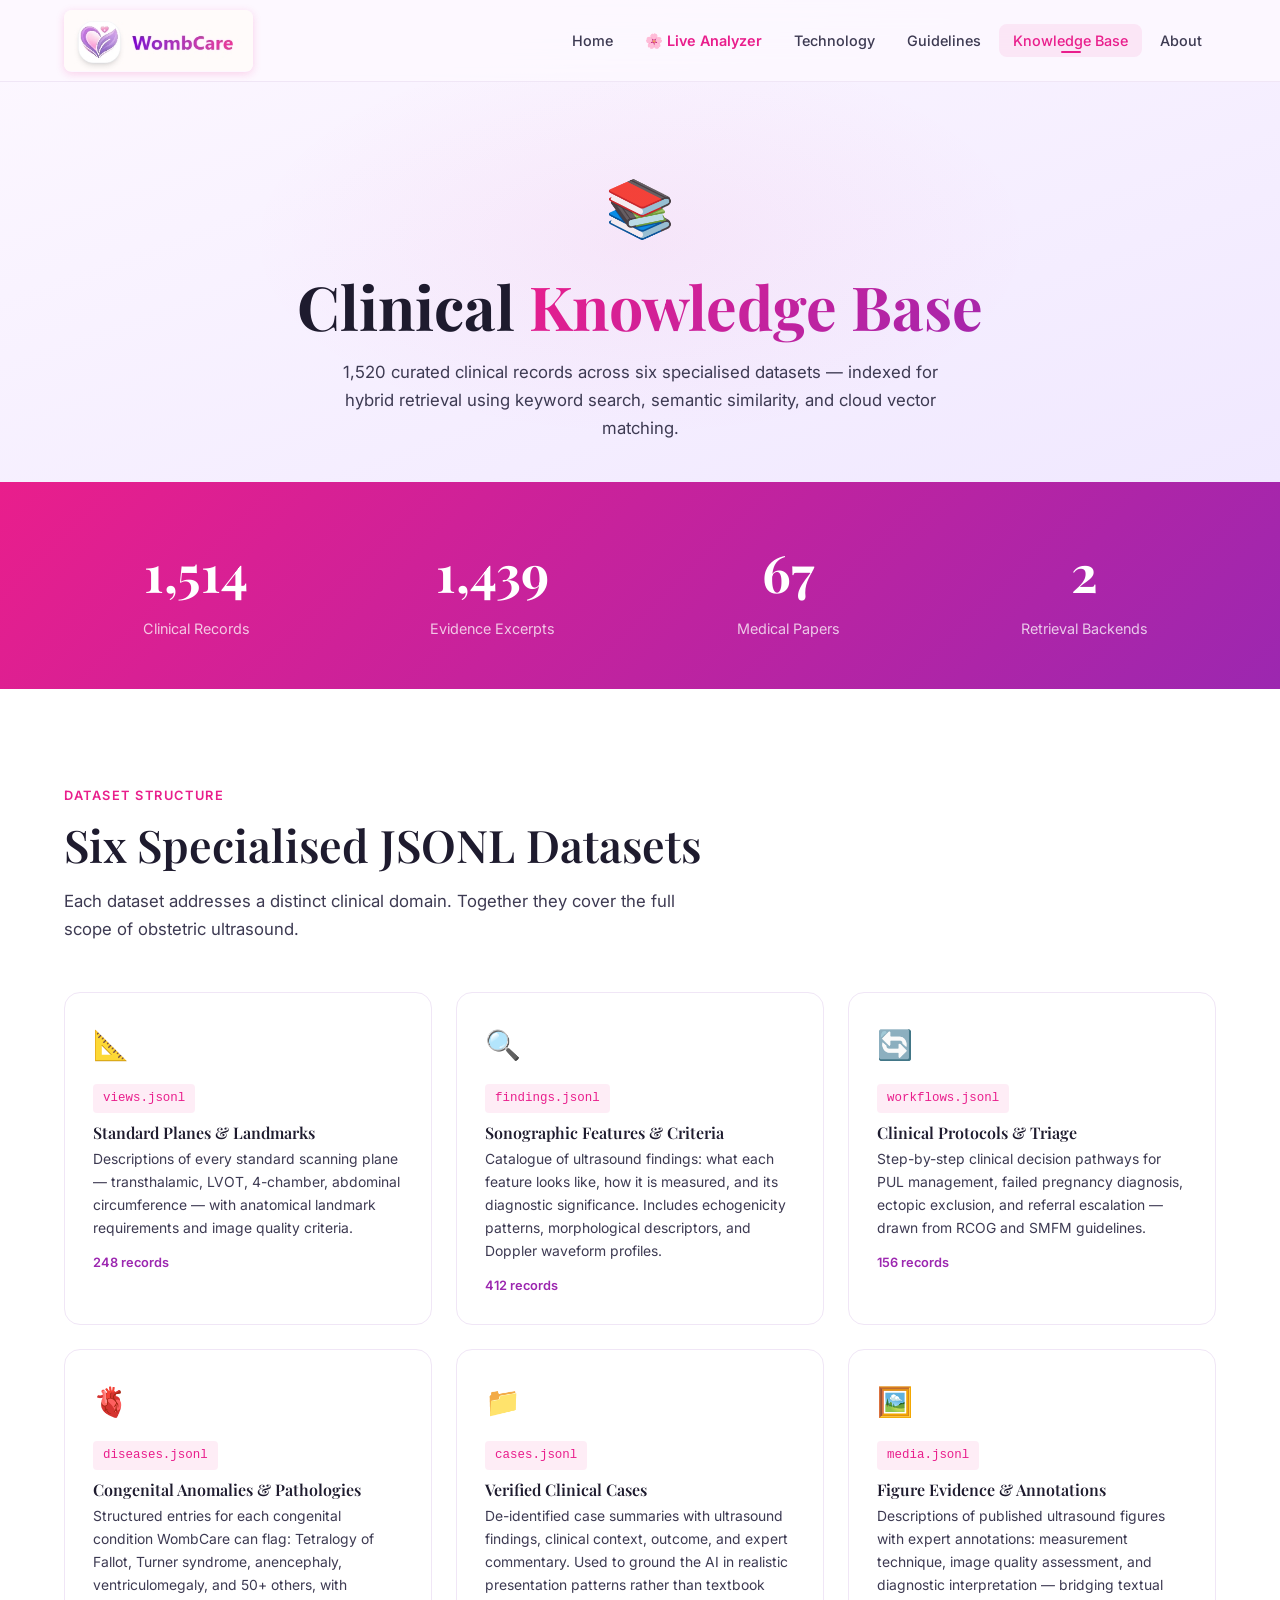
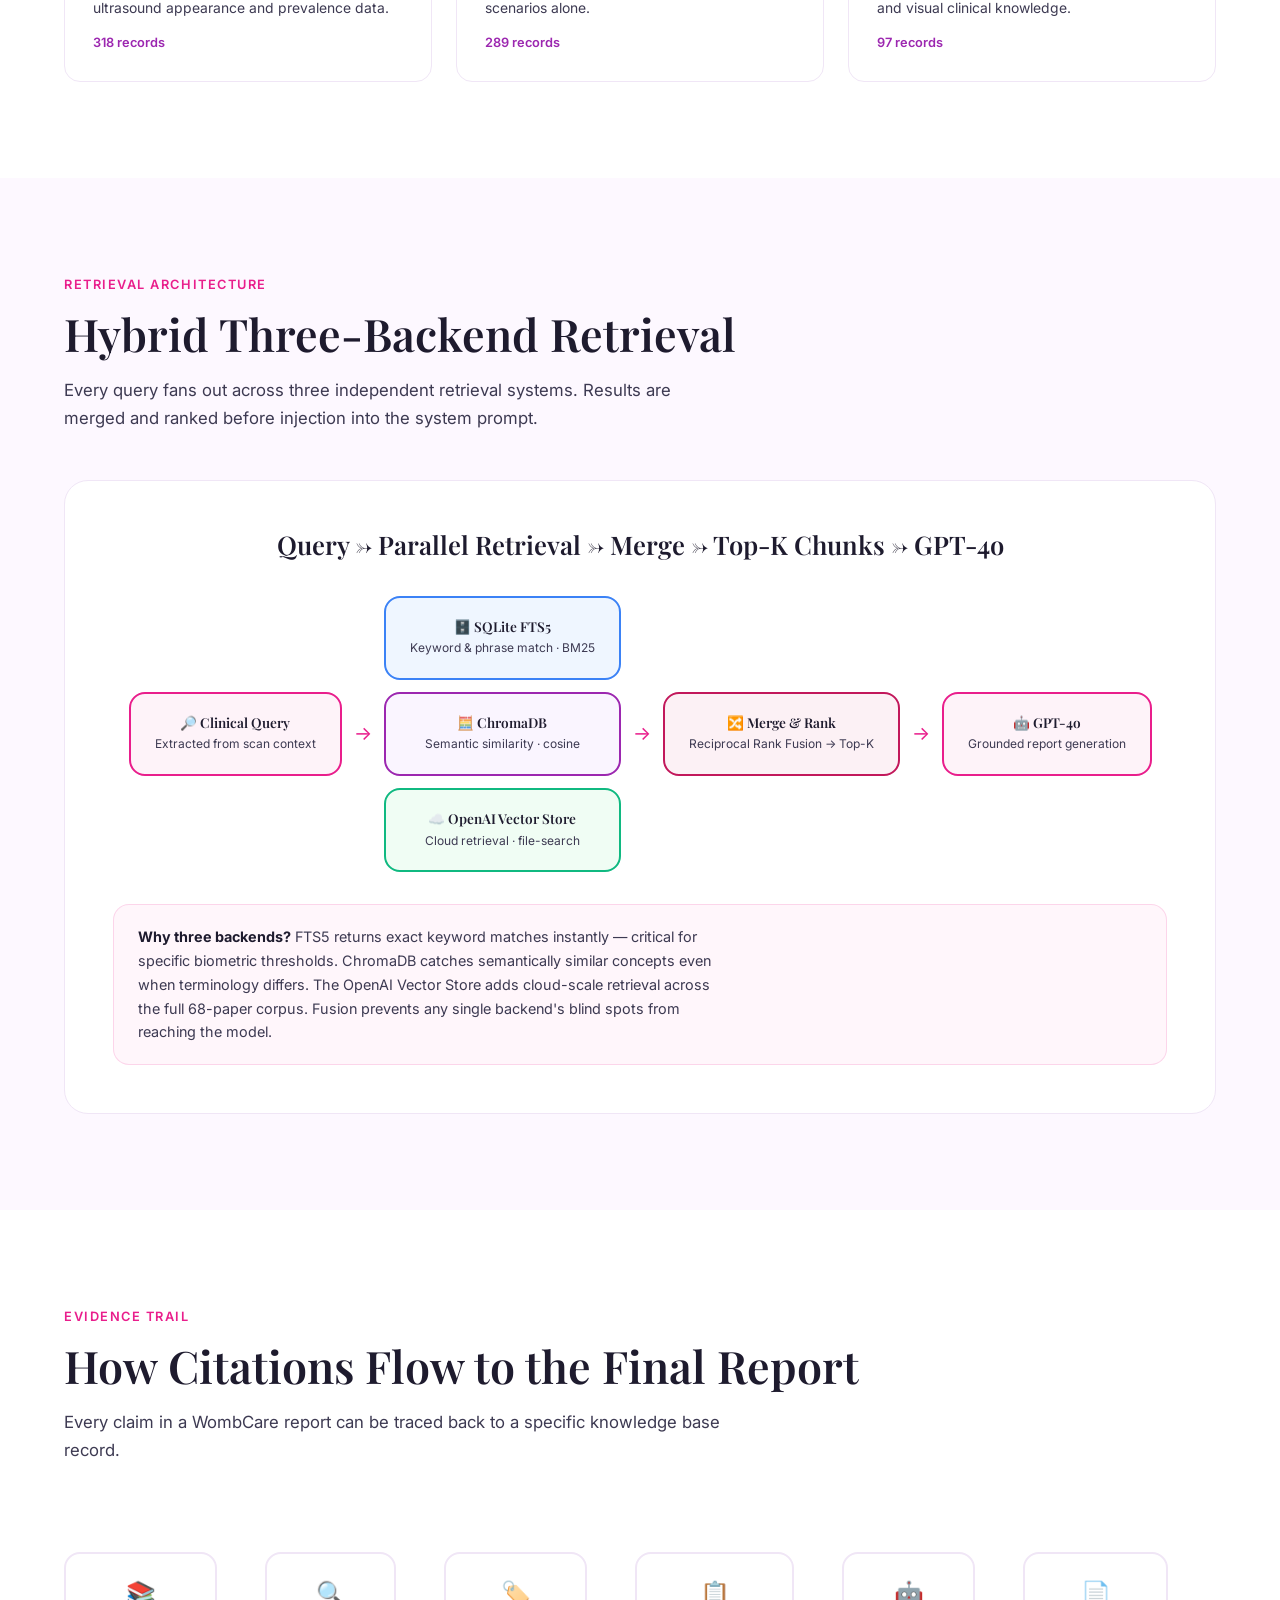
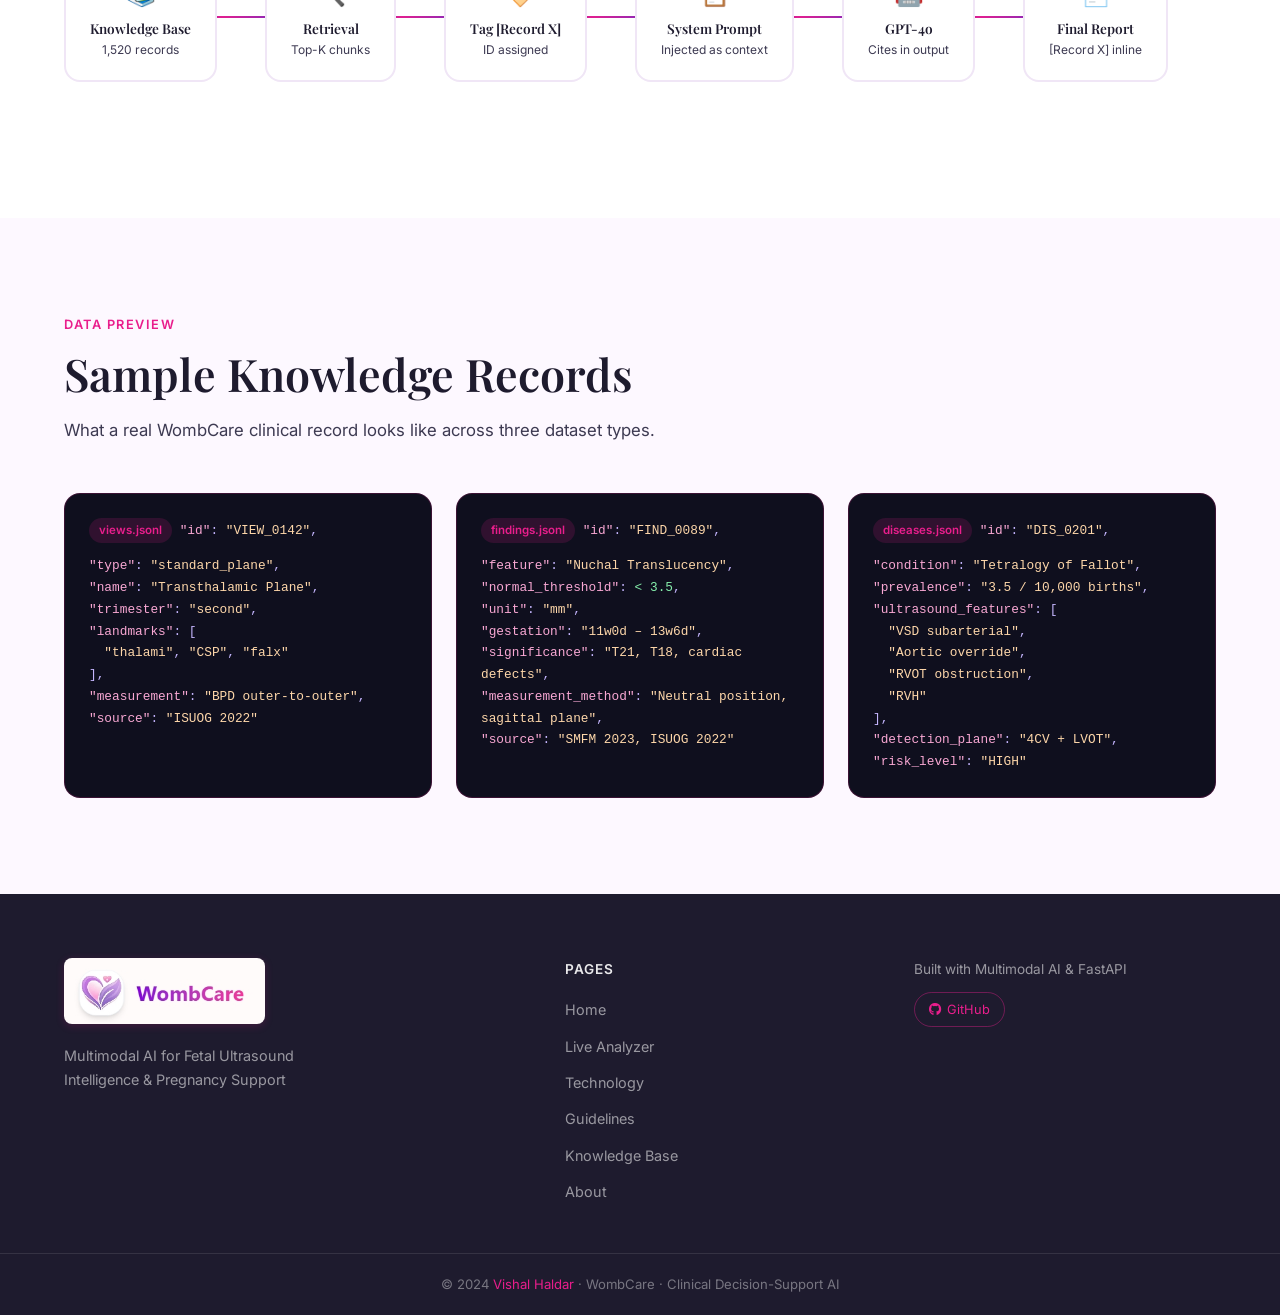
<file: frontend/rag-knowledge.html>
<!DOCTYPE html>
<html lang="en">
<head>
  <meta charset="UTF-8" />
  <meta name="viewport" content="width=device-width, initial-scale=1.0" />
  <title>RAG Knowledge Base — WombCare</title>
  <meta name="description" content="WombCare's 1,520-record clinical knowledge base: six JSONL datasets powering hybrid retrieval across SQLite FTS5, ChromaDB, and OpenAI Vector Store." />
  <link rel="stylesheet" href="style.css" />
  <link rel="stylesheet" href="https://cdnjs.cloudflare.com/ajax/libs/font-awesome/6.5.1/css/all.min.css" />
  <link href="https://fonts.googleapis.com/css2?family=Inter:wght@300;400;500;600;700&family=Playfair+Display:ital,wght@0,400;0,600;0,700;1,400&display=swap" rel="stylesheet" />
</head>
<body>

<div class="skeleton-overlay" role="status" aria-label="Loading"><div class="skeleton-logo">🌸</div></div>

<!-- NAV -->
<nav class="navbar" role="navigation" aria-label="Main navigation">
  <div class="nav-inner">
    <a href="index.html" class="nav-logo"><img src="logo.png" alt="WombCare Logo" class="nav-logo-img"></a>
    <ul class="nav-links">
      <li><a href="index.html">Home</a></li>
      <li><a href="index.html#analyzer" style="color:var(--rose); font-weight:600;">🌸 Live Analyzer</a></li>
      <li><a href="technology.html">Technology</a></li>
      <li><a href="clinical-guidelines.html">Guidelines</a></li>
      <li><a href="rag-knowledge.html">Knowledge Base</a></li>
      <li><a href="about.html">About</a></li>
    </ul>
    <button class="nav-hamburger" aria-label="Open menu"><span></span><span></span><span></span></button>
  </div>
</nav>
<nav class="nav-drawer" aria-label="Mobile navigation">
  <a href="index.html">🏠 Home</a>
    <a href="analyzer.html">🌸 Live Analyzer</a>
    <a href="technology.html">⚙️ Technology</a>
  <a href="clinical-guidelines.html">🏥 Guidelines</a>
  <a href="rag-knowledge.html">📚 Knowledge Base</a>
  <a href="about.html">👤 About</a>
</nav>

<!-- PAGE HERO with counters -->
<header class="page-hero" style="padding-bottom:40px;">
  <div class="container">
    <span class="page-hero-icon" aria-hidden="true">📚</span>
    <h1 class="fade-up">Clinical <span class="gradient-text">Knowledge Base</span></h1>
    <p class="fade-up delay-1">
      1,520 curated clinical records across six specialised datasets — indexed for hybrid retrieval using
      keyword search, semantic similarity, and cloud vector matching.
    </p>
  </div>
</header>

<!-- STATS BAR -->
<section class="stats" style="padding:48px 0;" aria-label="Knowledge base statistics">
  <div class="container">
    <div class="stats-grid">
      <div class="stat-item fade-up">
        <span class="stat-num" data-target="1520">0</span>
        <span class="stat-label">Clinical Records</span>
      </div>
      <div class="stat-item fade-up delay-1">
        <span class="stat-num" data-target="1445">0</span>
        <span class="stat-label">Evidence Excerpts</span>
      </div>
      <div class="stat-item fade-up delay-2">
        <span class="stat-num" data-target="68">0</span>
        <span class="stat-label">Medical Papers</span>
      </div>
      <div class="stat-item fade-up delay-3">
        <span class="stat-num" data-target="3">0</span>
        <span class="stat-label">Retrieval Backends</span>
      </div>
    </div>
  </div>
</section>

<!-- ══════════════════════════════════════════════════════════
     KNOWLEDGE BASE STRUCTURE
     ══════════════════════════════════════════════════════════ -->
<section class="section" style="background:var(--card-white);" aria-labelledby="kb-heading">
  <div class="container">
    <span class="section-label">Dataset Structure</span>
    <h2 class="section-title fade-up" id="kb-heading">Six Specialised JSONL Datasets</h2>
    <p class="section-sub fade-up delay-1">
      Each dataset addresses a distinct clinical domain. Together they cover the full scope of obstetric ultrasound.
    </p>

    <div class="kb-grid fade-up delay-2">

      <div class="kb-card">
        <span class="kb-icon" aria-hidden="true">📐</span>
        <div class="kb-filename">views.jsonl</div>
        <h3>Standard Planes &amp; Landmarks</h3>
        <p>Descriptions of every standard scanning plane — transthalamic, LVOT, 4-chamber, abdominal circumference — with anatomical landmark requirements and image quality criteria.</p>
        <div class="kb-count">248 records</div>
      </div>

      <div class="kb-card">
        <span class="kb-icon" aria-hidden="true">🔍</span>
        <div class="kb-filename">findings.jsonl</div>
        <h3>Sonographic Features &amp; Criteria</h3>
        <p>Catalogue of ultrasound findings: what each feature looks like, how it is measured, and its diagnostic significance. Includes echogenicity patterns, morphological descriptors, and Doppler waveform profiles.</p>
        <div class="kb-count">412 records</div>
      </div>

      <div class="kb-card">
        <span class="kb-icon" aria-hidden="true">🔄</span>
        <div class="kb-filename">workflows.jsonl</div>
        <h3>Clinical Protocols &amp; Triage</h3>
        <p>Step-by-step clinical decision pathways for PUL management, failed pregnancy diagnosis, ectopic exclusion, and referral escalation — drawn from RCOG and SMFM guidelines.</p>
        <div class="kb-count">156 records</div>
      </div>

      <div class="kb-card">
        <span class="kb-icon" aria-hidden="true">🫀</span>
        <div class="kb-filename">diseases.jsonl</div>
        <h3>Congenital Anomalies &amp; Pathologies</h3>
        <p>Structured entries for each congenital condition WombCare can flag: Tetralogy of Fallot, Turner syndrome, anencephaly, ventriculomegaly, and 50+ others, with ultrasound appearance and prevalence data.</p>
        <div class="kb-count">318 records</div>
      </div>

      <div class="kb-card">
        <span class="kb-icon" aria-hidden="true">📁</span>
        <div class="kb-filename">cases.jsonl</div>
        <h3>Verified Clinical Cases</h3>
        <p>De-identified case summaries with ultrasound findings, clinical context, outcome, and expert commentary. Used to ground the AI in realistic presentation patterns rather than textbook scenarios alone.</p>
        <div class="kb-count">289 records</div>
      </div>

      <div class="kb-card">
        <span class="kb-icon" aria-hidden="true">🖼️</span>
        <div class="kb-filename">media.jsonl</div>
        <h3>Figure Evidence &amp; Annotations</h3>
        <p>Descriptions of published ultrasound figures with expert annotations: measurement technique, image quality assessment, and diagnostic interpretation — bridging textual and visual clinical knowledge.</p>
        <div class="kb-count">97 records</div>
      </div>

    </div>
  </div>
</section>

<!-- ══════════════════════════════════════════════════════════
     HYBRID RETRIEVAL DIAGRAM
     ══════════════════════════════════════════════════════════ -->
<section class="section" style="background:var(--blush);" aria-labelledby="retrieval-heading">
  <div class="container">
    <span class="section-label">Retrieval Architecture</span>
    <h2 class="section-title fade-up" id="retrieval-heading">Hybrid Three-Backend Retrieval</h2>
    <p class="section-sub fade-up delay-1">
      Every query fans out across three independent retrieval systems. Results are merged and ranked before injection into the system prompt.
    </p>

    <div class="retrieval-diagram fade-up delay-2" role="img" aria-label="Hybrid retrieval flow diagram">
      <div class="ret-title">
        <h3>Query → Parallel Retrieval → Merge → Top-K Chunks → GPT-4o</h3>
      </div>

      <div class="ret-flow">

        <div class="ret-node query-node">
          <h4>🔎 Clinical Query</h4>
          <p>Extracted from scan context</p>
        </div>

        <span class="ret-arrow" aria-hidden="true">→</span>

        <div class="ret-branches">
          <div class="ret-node fts-node">
            <h4>🗄️ SQLite FTS5</h4>
            <p>Keyword &amp; phrase match · BM25</p>
          </div>
          <div class="ret-node chroma-node">
            <h4>🧮 ChromaDB</h4>
            <p>Semantic similarity · cosine</p>
          </div>
          <div class="ret-node oai-node">
            <h4>☁️ OpenAI Vector Store</h4>
            <p>Cloud retrieval · file-search</p>
          </div>
        </div>

        <span class="ret-arrow" aria-hidden="true">→</span>

        <div class="ret-node merge-node">
          <h4>🔀 Merge &amp; Rank</h4>
          <p>Reciprocal Rank Fusion → Top-K</p>
        </div>

        <span class="ret-arrow" aria-hidden="true">→</span>

        <div class="ret-node query-node">
          <h4>🤖 GPT-4o</h4>
          <p>Grounded report generation</p>
        </div>

      </div>

      <div style="margin-top:32px;background:rgba(233,30,140,.04);border:1px solid rgba(233,30,140,.15);border-radius:var(--radius-md);padding:20px 24px;">
        <p style="margin:0;font-size:.9rem;color:var(--ink-soft);">
          <strong style="color:var(--ink);">Why three backends?</strong> FTS5 returns exact keyword matches instantly — critical for specific biometric thresholds. ChromaDB catches semantically similar concepts even when terminology differs. The OpenAI Vector Store adds cloud-scale retrieval across the full 68-paper corpus. Fusion prevents any single backend's blind spots from reaching the model.
        </p>
      </div>
    </div>
  </div>
</section>

<!-- ══════════════════════════════════════════════════════════
     CITATION FLOW
     ══════════════════════════════════════════════════════════ -->
<section class="section" style="background:var(--card-white);" aria-labelledby="citation-heading">
  <div class="container">
    <span class="section-label">Evidence Trail</span>
    <h2 class="section-title fade-up" id="citation-heading">How Citations Flow to the Final Report</h2>
    <p class="section-sub fade-up delay-1">
      Every claim in a WombCare report can be traced back to a specific knowledge base record.
    </p>

    <div class="arch-flow fade-up delay-2" role="img" aria-label="Citation flow from knowledge base to report">
      <div class="arch-node">
        <span class="arch-node-icon">📚</span>
        <h4>Knowledge Base</h4>
        <p>1,520 records</p>
      </div>
      <div class="arch-arrow" aria-hidden="true"></div>
      <div class="arch-node">
        <span class="arch-node-icon">🔍</span>
        <h4>Retrieval</h4>
        <p>Top-K chunks</p>
      </div>
      <div class="arch-arrow" aria-hidden="true"></div>
      <div class="arch-node">
        <span class="arch-node-icon">🏷️</span>
        <h4>Tag [Record X]</h4>
        <p>ID assigned</p>
      </div>
      <div class="arch-arrow" aria-hidden="true"></div>
      <div class="arch-node">
        <span class="arch-node-icon">📋</span>
        <h4>System Prompt</h4>
        <p>Injected as context</p>
      </div>
      <div class="arch-arrow" aria-hidden="true"></div>
      <div class="arch-node">
        <span class="arch-node-icon">🤖</span>
        <h4>GPT-4o</h4>
        <p>Cites in output</p>
      </div>
      <div class="arch-arrow" aria-hidden="true"></div>
      <div class="arch-node">
        <span class="arch-node-icon">📄</span>
        <h4>Final Report</h4>
        <p>[Record X] inline</p>
      </div>
    </div>
  </div>
</section>

<!-- ══════════════════════════════════════════════════════════
     SAMPLE RECORDS
     ══════════════════════════════════════════════════════════ -->
<section class="section" style="background:var(--blush);" aria-labelledby="samples-heading">
  <div class="container">
    <span class="section-label">Data Preview</span>
    <h2 class="section-title fade-up" id="samples-heading">Sample Knowledge Records</h2>
    <p class="section-sub fade-up delay-1">
      What a real WombCare clinical record looks like across three dataset types.
    </p>

    <div class="sample-records-grid fade-up delay-2">

      <div class="sample-record" role="document" aria-label="Sample view record">
        <div class="sr-type">views.jsonl</div>
        <span class="sr-key">"id"</span>: <span class="sr-str">"VIEW_0142"</span>,<br />
        <span class="sr-key">"type"</span>: <span class="sr-str">"standard_plane"</span>,<br />
        <span class="sr-key">"name"</span>: <span class="sr-str">"Transthalamic Plane"</span>,<br />
        <span class="sr-key">"trimester"</span>: <span class="sr-str">"second"</span>,<br />
        <span class="sr-key">"landmarks"</span>: [<br />
        &nbsp;&nbsp;<span class="sr-str">"thalami"</span>, <span class="sr-str">"CSP"</span>, <span class="sr-str">"falx"</span><br />
        ],<br />
        <span class="sr-key">"measurement"</span>: <span class="sr-str">"BPD outer-to-outer"</span>,<br />
        <span class="sr-key">"source"</span>: <span class="sr-str">"ISUOG 2022"</span>
      </div>

      <div class="sample-record" role="document" aria-label="Sample finding record">
        <div class="sr-type">findings.jsonl</div>
        <span class="sr-key">"id"</span>: <span class="sr-str">"FIND_0089"</span>,<br />
        <span class="sr-key">"feature"</span>: <span class="sr-str">"Nuchal Translucency"</span>,<br />
        <span class="sr-key">"normal_threshold"</span>: <span class="sr-val">&lt; 3.5</span>,<br />
        <span class="sr-key">"unit"</span>: <span class="sr-str">"mm"</span>,<br />
        <span class="sr-key">"gestation"</span>: <span class="sr-str">"11w0d – 13w6d"</span>,<br />
        <span class="sr-key">"significance"</span>: <span class="sr-str">"T21, T18, cardiac defects"</span>,<br />
        <span class="sr-key">"measurement_method"</span>: <span class="sr-str">"Neutral position, sagittal plane"</span>,<br />
        <span class="sr-key">"source"</span>: <span class="sr-str">"SMFM 2023, ISUOG 2022"</span>
      </div>

      <div class="sample-record" role="document" aria-label="Sample disease record">
        <div class="sr-type">diseases.jsonl</div>
        <span class="sr-key">"id"</span>: <span class="sr-str">"DIS_0201"</span>,<br />
        <span class="sr-key">"condition"</span>: <span class="sr-str">"Tetralogy of Fallot"</span>,<br />
        <span class="sr-key">"prevalence"</span>: <span class="sr-str">"3.5 / 10,000 births"</span>,<br />
        <span class="sr-key">"ultrasound_features"</span>: [<br />
        &nbsp;&nbsp;<span class="sr-str">"VSD subarterial"</span>,<br />
        &nbsp;&nbsp;<span class="sr-str">"Aortic override"</span>,<br />
        &nbsp;&nbsp;<span class="sr-str">"RVOT obstruction"</span>,<br />
        &nbsp;&nbsp;<span class="sr-str">"RVH"</span><br />
        ],<br />
        <span class="sr-key">"detection_plane"</span>: <span class="sr-str">"4CV + LVOT"</span>,<br />
        <span class="sr-key">"risk_level"</span>: <span class="sr-str">"HIGH"</span>
      </div>

    </div>
  </div>
</section>

<!-- FOOTER -->
<footer class="footer" role="contentinfo">
  <div class="container">
    <div class="footer-grid">
      <div class="footer-brand">
        <div class="nav-logo"><img src="logo.png" alt="WombCare Logo" class="nav-logo-img"></div>
        <p>Multimodal AI for Fetal Ultrasound Intelligence &amp; Pregnancy Support</p>
      </div>
      <div class="footer-col">
        <h5>Pages</h5>
        <ul>
          <li><a href="index.html">Home</a></li>
          <li><a href="analyzer.html">Live Analyzer</a></li>
          <li><a href="technology.html">Technology</a></li>
          <li><a href="clinical-guidelines.html">Guidelines</a></li>
          <li><a href="rag-knowledge.html">Knowledge Base</a></li>
          <li><a href="about.html">About</a></li>
        </ul>
      </div>
      <div class="footer-col">
        <p class="footer-tech">Built with Multimodal AI &amp; FastAPI</p>
        <a href="https://github.com/vishalhaldar" class="footer-badge" target="_blank" rel="noopener noreferrer">
          <i class="fab fa-github" aria-hidden="true"></i> GitHub
        </a>
      </div>
    </div>
  </div>
  <div class="footer-bottom">
    <div class="container">© 2024 <span>Vishal Haldar</span> · WombCare · Clinical Decision-Support AI</div>
  </div>
</footer>

<script src="script.js"></script>
</body>
</html>
</file>
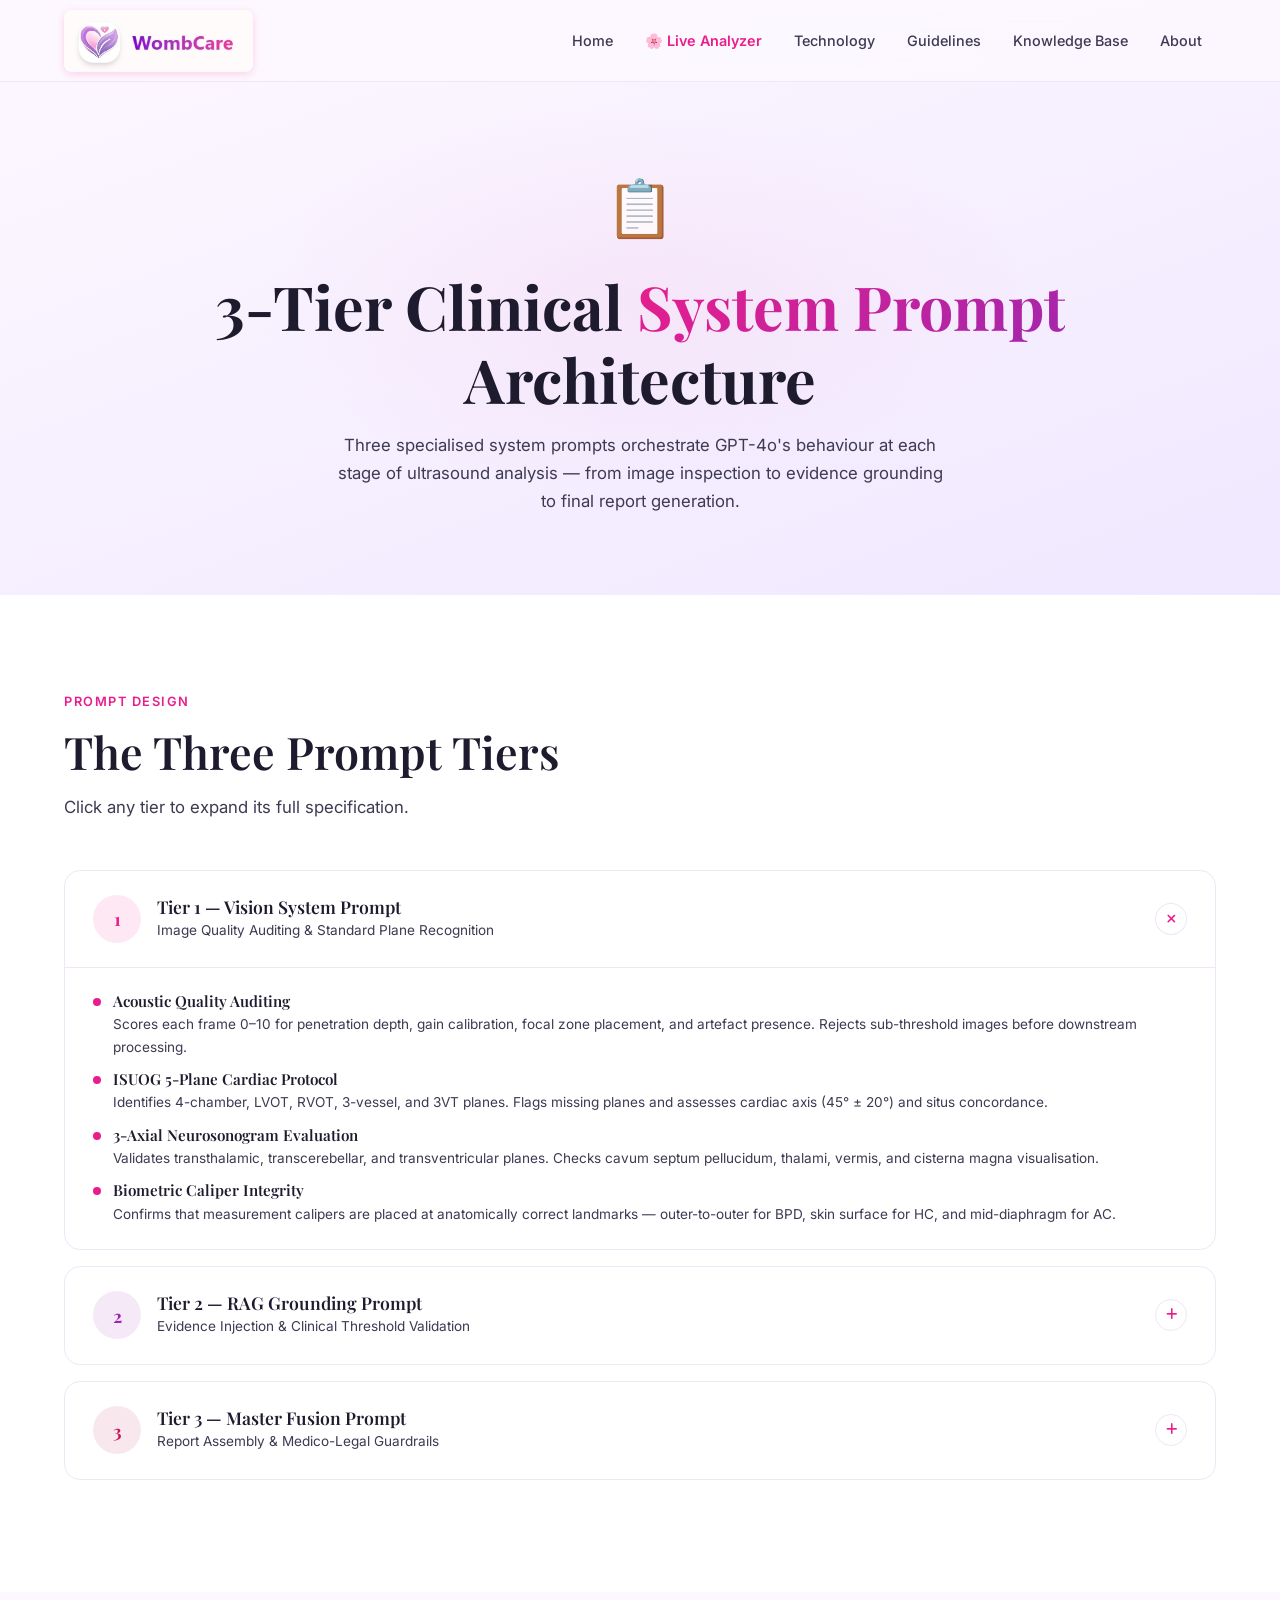
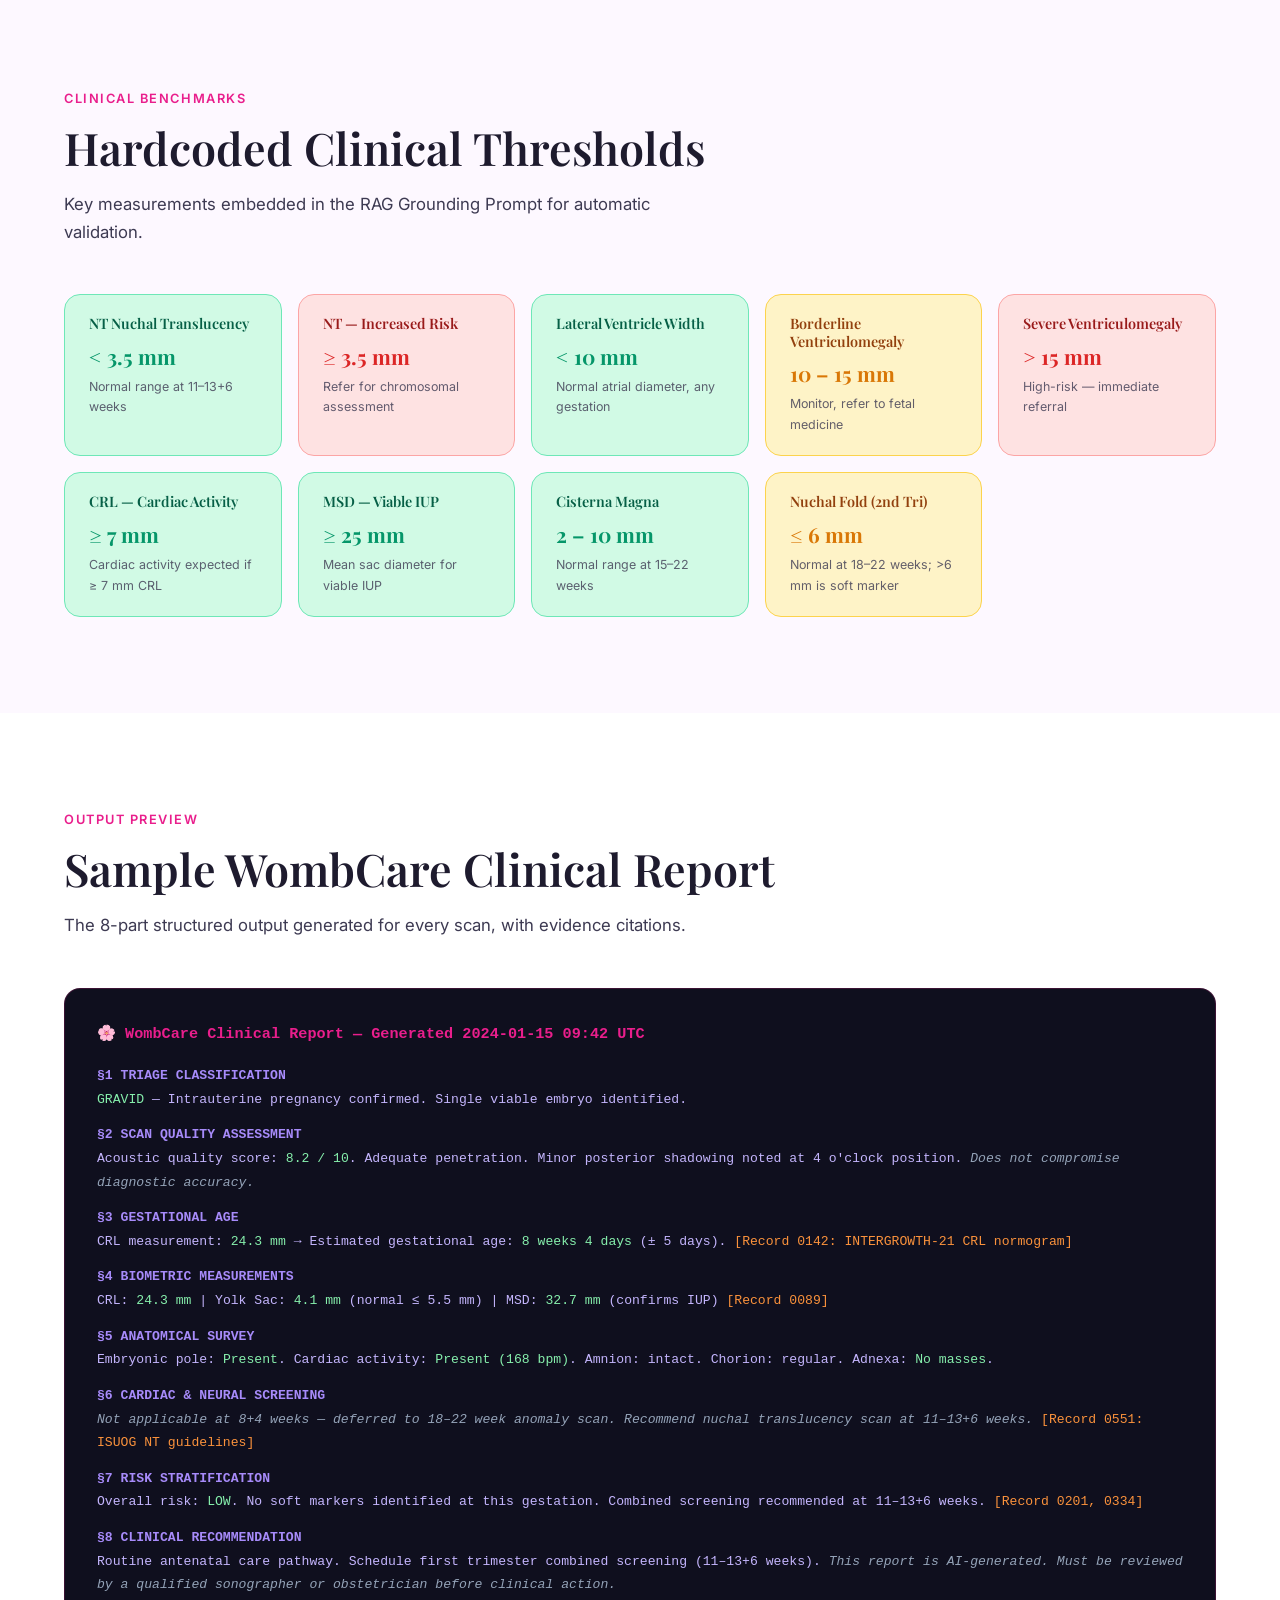
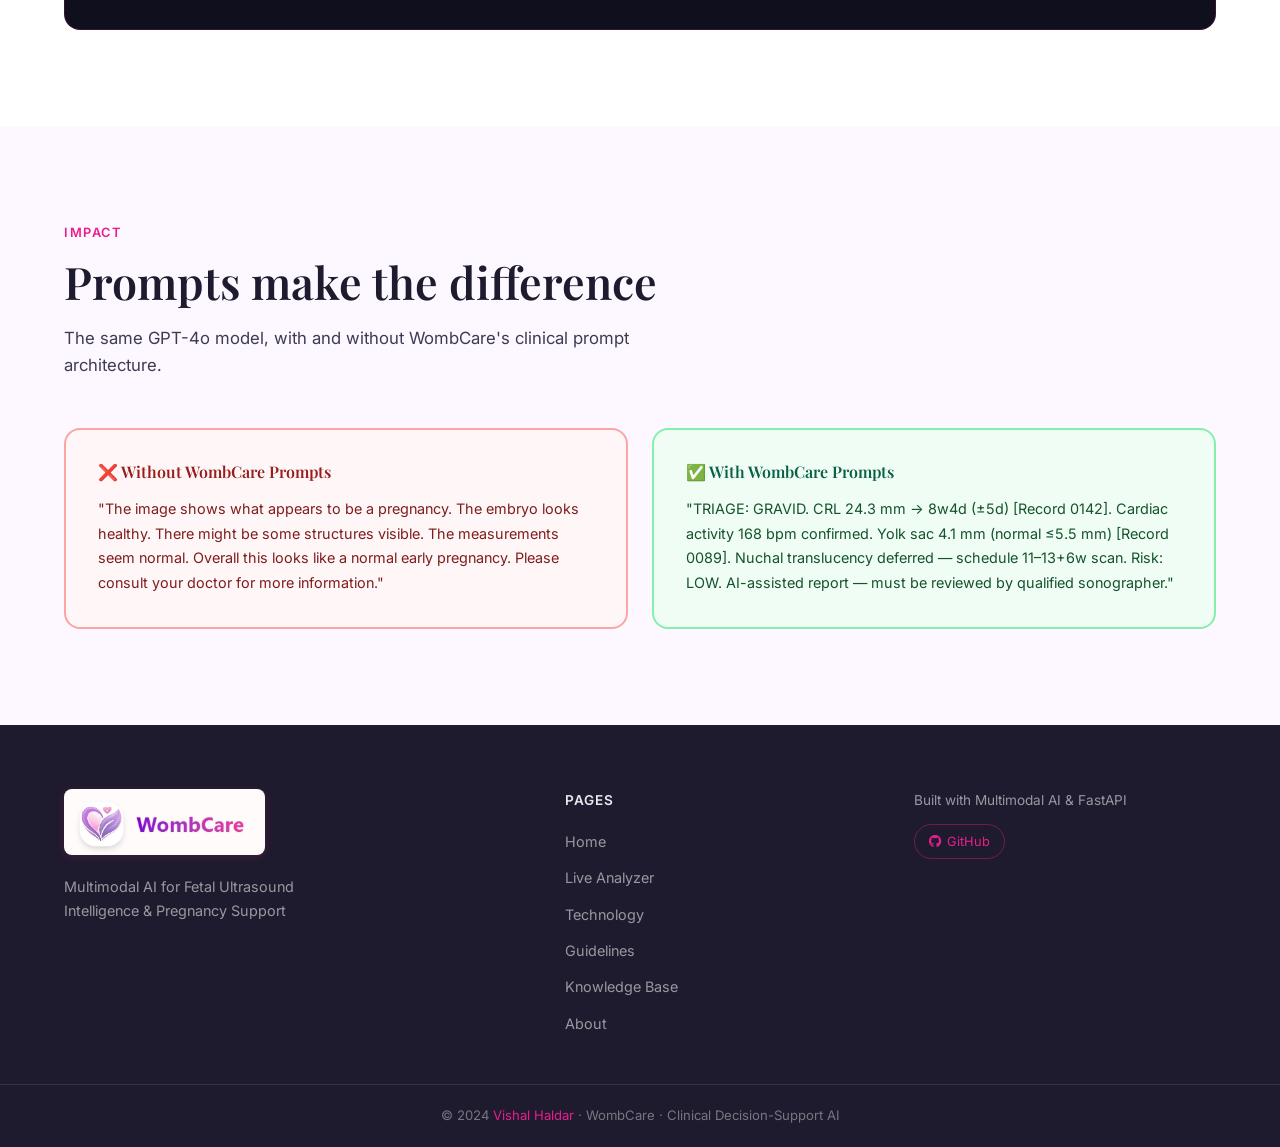
<file: frontend/system-prompts.html>
<!DOCTYPE html>
<html lang="en">
<head>
  <meta charset="UTF-8" />
  <meta name="viewport" content="width=device-width, initial-scale=1.0" />
  <title>System Prompts — WombCare</title>
  <meta name="description" content="WombCare's 3-tier clinical system prompt architecture: Vision, RAG Grounding, and Master Fusion prompts." />
  <link rel="stylesheet" href="style.css" />
  <link rel="stylesheet" href="https://cdnjs.cloudflare.com/ajax/libs/font-awesome/6.5.1/css/all.min.css" />
  <link href="https://fonts.googleapis.com/css2?family=Inter:wght@300;400;500;600;700&family=Playfair+Display:ital,wght@0,400;0,600;0,700;1,400&display=swap" rel="stylesheet" />
</head>
<body>

<div class="skeleton-overlay" role="status" aria-label="Loading"><div class="skeleton-logo">🌸</div></div>

<!-- NAV -->
<nav class="navbar" role="navigation" aria-label="Main navigation">
  <div class="nav-inner">
    <a href="index.html" class="nav-logo"><img src="logo.png" alt="WombCare Logo" class="nav-logo-img"></a>
    <ul class="nav-links">
      <li><a href="index.html">Home</a></li>
      <li><a href="index.html#analyzer" style="color:var(--rose); font-weight:600;">🌸 Live Analyzer</a></li>
      <li><a href="technology.html">Technology</a></li>
      <li><a href="clinical-guidelines.html">Guidelines</a></li>
      <li><a href="rag-knowledge.html">Knowledge Base</a></li>
      <li><a href="about.html">About</a></li>
    </ul>
    <button class="nav-hamburger" aria-label="Open menu"><span></span><span></span><span></span></button>
  </div>
</nav>
<nav class="nav-drawer" aria-label="Mobile navigation">
  <a href="index.html">🏠 Home</a>
    <a href="analyzer.html">🌸 Live Analyzer</a>
    <a href="technology.html">⚙️ Technology</a>
  <a href="clinical-guidelines.html">🏥 Guidelines</a>
  <a href="rag-knowledge.html">📚 Knowledge Base</a>
  <a href="about.html">👤 About</a>
</nav>

<!-- PAGE HERO -->
<header class="page-hero">
  <div class="container">
    <span class="page-hero-icon" aria-hidden="true">📋</span>
    <h1 class="fade-up">3-Tier Clinical <span class="gradient-text">System Prompt</span> Architecture</h1>
    <p class="fade-up delay-1">
      Three specialised system prompts orchestrate GPT-4o's behaviour at each stage of ultrasound analysis —
      from image inspection to evidence grounding to final report generation.
    </p>
  </div>
</header>

<!-- ══════════════════════════════════════════════════════════
     ACCORDION TIERS
     ══════════════════════════════════════════════════════════ -->
<section class="section" style="background:var(--card-white);" aria-labelledby="tiers-heading">
  <div class="container">
    <span class="section-label">Prompt Design</span>
    <h2 class="section-title fade-up" id="tiers-heading">The Three Prompt Tiers</h2>
    <p class="section-sub fade-up delay-1">Click any tier to expand its full specification.</p>

    <div class="fade-up delay-2">

      <!-- TIER 1 -->
      <div class="accordion-item open" role="region" aria-labelledby="tier1-header">
        <div class="accordion-header" id="tier1-header" role="button" tabindex="0" aria-expanded="true">
          <div class="accordion-header-left">
            <div class="accordion-tier tier-1" aria-hidden="true">1</div>
            <div class="accordion-title">
              <h3>Tier 1 — Vision System Prompt</h3>
              <p>Image Quality Auditing &amp; Standard Plane Recognition</p>
            </div>
          </div>
          <div class="accordion-icon" aria-hidden="true"><i class="fas fa-plus"></i></div>
        </div>
        <div class="accordion-body">
          <div class="accordion-content">
            <div class="acc-features">
              <div class="acc-feature">
                <div class="acc-feature-dot rose"></div>
                <div>
                  <h4>Acoustic Quality Auditing</h4>
                  <p>Scores each frame 0–10 for penetration depth, gain calibration, focal zone placement, and artefact presence. Rejects sub-threshold images before downstream processing.</p>
                </div>
              </div>
              <div class="acc-feature">
                <div class="acc-feature-dot rose"></div>
                <div>
                  <h4>ISUOG 5-Plane Cardiac Protocol</h4>
                  <p>Identifies 4-chamber, LVOT, RVOT, 3-vessel, and 3VT planes. Flags missing planes and assesses cardiac axis (45° ± 20°) and situs concordance.</p>
                </div>
              </div>
              <div class="acc-feature">
                <div class="acc-feature-dot rose"></div>
                <div>
                  <h4>3-Axial Neurosonogram Evaluation</h4>
                  <p>Validates transthalamic, transcerebellar, and transventricular planes. Checks cavum septum pellucidum, thalami, vermis, and cisterna magna visualisation.</p>
                </div>
              </div>
              <div class="acc-feature">
                <div class="acc-feature-dot rose"></div>
                <div>
                  <h4>Biometric Caliper Integrity</h4>
                  <p>Confirms that measurement calipers are placed at anatomically correct landmarks — outer-to-outer for BPD, skin surface for HC, and mid-diaphragm for AC.</p>
                </div>
              </div>
            </div>
          </div>
        </div>
      </div>

      <!-- TIER 2 -->
      <div class="accordion-item" role="region" aria-labelledby="tier2-header">
        <div class="accordion-header" id="tier2-header" role="button" tabindex="0" aria-expanded="false">
          <div class="accordion-header-left">
            <div class="accordion-tier tier-2" aria-hidden="true">2</div>
            <div class="accordion-title">
              <h3>Tier 2 — RAG Grounding Prompt</h3>
              <p>Evidence Injection &amp; Clinical Threshold Validation</p>
            </div>
          </div>
          <div class="accordion-icon" aria-hidden="true"><i class="fas fa-plus"></i></div>
        </div>
        <div class="accordion-body">
          <div class="accordion-content">
            <div class="acc-features">
              <div class="acc-feature">
                <div class="acc-feature-dot purple"></div>
                <div>
                  <h4>Evidence Grounding from RAG Knowledge Base</h4>
                  <p>Injects the top-K retrieved chunks from the 1,520-record rag-only database. Every retrieved record is tagged with a [Record X] citation that must appear in the final report.</p>
                </div>
              </div>
              <div class="acc-feature">
                <div class="acc-feature-dot purple"></div>
                <div>
                  <h4>Validated Clinical Thresholds</h4>
                  <p>Hardcodes ISUOG / SMFM thresholds: MSD ≥ 25 mm (viable IUP), CRL ≥ 7 mm (cardiac activity expected), NT &lt; 3.5 mm (normal), lateral ventricle &lt; 10 mm (normal). Any deviation is flagged.</p>
                </div>
              </div>
              <div class="acc-feature">
                <div class="acc-feature-dot purple"></div>
                <div>
                  <h4>Risk Stratification</h4>
                  <p>Classifies each finding as Low, Intermediate, or High risk and mandates that the AI justify each classification with a cited clinical record.</p>
                </div>
              </div>
              <div class="acc-feature">
                <div class="acc-feature-dot purple"></div>
                <div>
                  <h4>Contradiction Detection</h4>
                  <p>Instructs the model to flag when visual findings contradict retrieved guidelines — preventing hallucinations by surfacing uncertainty rather than fabricating resolution.</p>
                </div>
              </div>
            </div>
          </div>
        </div>
      </div>

      <!-- TIER 3 -->
      <div class="accordion-item" role="region" aria-labelledby="tier3-header">
        <div class="accordion-header" id="tier3-header" role="button" tabindex="0" aria-expanded="false">
          <div class="accordion-header-left">
            <div class="accordion-tier tier-3" aria-hidden="true">3</div>
            <div class="accordion-title">
              <h3>Tier 3 — Master Fusion Prompt</h3>
              <p>Report Assembly &amp; Medico-Legal Guardrails</p>
            </div>
          </div>
          <div class="accordion-icon" aria-hidden="true"><i class="fas fa-plus"></i></div>
        </div>
        <div class="accordion-body">
          <div class="accordion-content">
            <div class="acc-features">
              <div class="acc-feature">
                <div class="acc-feature-dot deep"></div>
                <div>
                  <h4>3-Class Triage Classification</h4>
                  <p>Forces the model to output exactly one of: GRAVID (confirmed intrauterine pregnancy), NON-GRAVID (no intrauterine pregnancy identified), or PUL (Pregnancy of Unknown Location — IUP not confirmed nor excluded).</p>
                </div>
              </div>
              <div class="acc-feature">
                <div class="acc-feature-dot deep"></div>
                <div>
                  <h4>Standardised 8-Part Report</h4>
                  <p>Enforces a fixed output schema: (1) Triage Class, (2) Scan Quality, (3) Gestational Age, (4) Biometrics, (5) Anatomical Survey, (6) Cardiac &amp; Neural Screening, (7) Risk Summary, (8) Clinical Recommendation with citations.</p>
                </div>
              </div>
              <div class="acc-feature">
                <div class="acc-feature-dot deep"></div>
                <div>
                  <h4>Medico-Legal Guardrails</h4>
                  <p>Prohibits definitive diagnosis, mandates specialist referral language, and appends a standard disclaimer: "This report is generated by an AI clinical decision-support tool and must be reviewed by a qualified sonographer or obstetrician."</p>
                </div>
              </div>
              <div class="acc-feature">
                <div class="acc-feature-dot deep"></div>
                <div>
                  <h4>Multi-Turn Conversation Context</h4>
                  <p>Maintains the full report in context for follow-up questions, allowing clinicians to ask targeted queries without re-uploading the image.</p>
                </div>
              </div>
            </div>
          </div>
        </div>
      </div>

    </div><!-- /fade-up -->
  </div>
</section>

<!-- ══════════════════════════════════════════════════════════
     CLINICAL THRESHOLDS
     ══════════════════════════════════════════════════════════ -->
<section class="section" style="background:var(--blush);" aria-labelledby="thresholds-heading">
  <div class="container">
    <span class="section-label">Clinical Benchmarks</span>
    <h2 class="section-title fade-up" id="thresholds-heading">Hardcoded Clinical Thresholds</h2>
    <p class="section-sub fade-up delay-1">
      Key measurements embedded in the RAG Grounding Prompt for automatic validation.
    </p>

    <div class="threshold-grid fade-up delay-2">
      <div class="threshold-card normal">
        <h4>NT Nuchal Translucency</h4>
        <div class="threshold-val">&lt; 3.5 mm</div>
        <p class="threshold-range">Normal range at 11–13+6 weeks</p>
      </div>
      <div class="threshold-card danger">
        <h4>NT — Increased Risk</h4>
        <div class="threshold-val">≥ 3.5 mm</div>
        <p class="threshold-range">Refer for chromosomal assessment</p>
      </div>
      <div class="threshold-card normal">
        <h4>Lateral Ventricle Width</h4>
        <div class="threshold-val">&lt; 10 mm</div>
        <p class="threshold-range">Normal atrial diameter, any gestation</p>
      </div>
      <div class="threshold-card amber">
        <h4>Borderline Ventriculomegaly</h4>
        <div class="threshold-val">10 – 15 mm</div>
        <p class="threshold-range">Monitor, refer to fetal medicine</p>
      </div>
      <div class="threshold-card danger">
        <h4>Severe Ventriculomegaly</h4>
        <div class="threshold-val">&gt; 15 mm</div>
        <p class="threshold-range">High-risk — immediate referral</p>
      </div>
      <div class="threshold-card normal">
        <h4>CRL — Cardiac Activity</h4>
        <div class="threshold-val">≥ 7 mm</div>
        <p class="threshold-range">Cardiac activity expected if ≥ 7 mm CRL</p>
      </div>
      <div class="threshold-card normal">
        <h4>MSD — Viable IUP</h4>
        <div class="threshold-val">≥ 25 mm</div>
        <p class="threshold-range">Mean sac diameter for viable IUP</p>
      </div>
      <div class="threshold-card normal">
        <h4>Cisterna Magna</h4>
        <div class="threshold-val">2 – 10 mm</div>
        <p class="threshold-range">Normal range at 15–22 weeks</p>
      </div>
      <div class="threshold-card amber">
        <h4>Nuchal Fold (2nd Tri)</h4>
        <div class="threshold-val">≤ 6 mm</div>
        <p class="threshold-range">Normal at 18–22 weeks; &gt;6 mm is soft marker</p>
      </div>
    </div>
  </div>
</section>

<!-- ══════════════════════════════════════════════════════════
     SAMPLE REPORT
     ══════════════════════════════════════════════════════════ -->
<section class="section" style="background:var(--card-white);" aria-labelledby="report-heading">
  <div class="container">
    <span class="section-label">Output Preview</span>
    <h2 class="section-title fade-up" id="report-heading">Sample WombCare Clinical Report</h2>
    <p class="section-sub fade-up delay-1">
      The 8-part structured output generated for every scan, with evidence citations.
    </p>

    <div class="report-mock fade-up delay-2" role="document" aria-label="Sample clinical report output">
      <div class="r-head">🌸 WombCare Clinical Report — Generated 2024-01-15 09:42 UTC</div>

      <div class="r-section">§1 TRIAGE CLASSIFICATION</div>
      <span class="r-val">GRAVID</span> — Intrauterine pregnancy confirmed. Single viable embryo identified.

      <div class="r-section">§2 SCAN QUALITY ASSESSMENT</div>
      Acoustic quality score: <span class="r-val">8.2 / 10</span>. Adequate penetration. Minor posterior shadowing noted at 4 o'clock position. <span class="r-note">Does not compromise diagnostic accuracy.</span>

      <div class="r-section">§3 GESTATIONAL AGE</div>
      CRL measurement: <span class="r-val">24.3 mm</span> → Estimated gestational age: <span class="r-val">8 weeks 4 days</span> (± 5 days). <span class="r-flag">[Record 0142: INTERGROWTH-21 CRL normogram]</span>

      <div class="r-section">§4 BIOMETRIC MEASUREMENTS</div>
      CRL: <span class="r-val">24.3 mm</span> | Yolk Sac: <span class="r-val">4.1 mm</span> (normal ≤ 5.5 mm) | MSD: <span class="r-val">32.7 mm</span> (confirms IUP) <span class="r-flag">[Record 0089]</span>

      <div class="r-section">§5 ANATOMICAL SURVEY</div>
      Embryonic pole: <span class="r-val">Present</span>. Cardiac activity: <span class="r-val">Present (168 bpm)</span>. Amnion: intact. Chorion: regular. Adnexa: <span class="r-val">No masses</span>.

      <div class="r-section">§6 CARDIAC &amp; NEURAL SCREENING</div>
      <span class="r-note">Not applicable at 8+4 weeks — deferred to 18–22 week anomaly scan. Recommend nuchal translucency scan at 11–13+6 weeks.</span> <span class="r-flag">[Record 0551: ISUOG NT guidelines]</span>

      <div class="r-section">§7 RISK STRATIFICATION</div>
      Overall risk: <span class="r-val">LOW</span>. No soft markers identified at this gestation. Combined screening recommended at 11–13+6 weeks. <span class="r-flag">[Record 0201, 0334]</span>

      <div class="r-section">§8 CLINICAL RECOMMENDATION</div>
      Routine antenatal care pathway. Schedule first trimester combined screening (11–13+6 weeks). <span class="r-note">This report is AI-generated. Must be reviewed by a qualified sonographer or obstetrician before clinical action.</span>
    </div>
  </div>
</section>

<!-- ══════════════════════════════════════════════════════════
     COMPARISON
     ══════════════════════════════════════════════════════════ -->
<section class="section" style="background:var(--blush);" aria-labelledby="cmp-heading">
  <div class="container">
    <span class="section-label">Impact</span>
    <h2 class="section-title fade-up" id="cmp-heading">Prompts make the difference</h2>
    <p class="section-sub fade-up delay-1">
      The same GPT-4o model, with and without WombCare's clinical prompt architecture.
    </p>

    <div class="comparison-grid fade-up delay-2">
      <div class="cmp-card bad">
        <h4>❌ Without WombCare Prompts</h4>
        <p>
          "The image shows what appears to be a pregnancy. The embryo looks healthy. There might be
          some structures visible. The measurements seem normal. Overall this looks like a normal
          early pregnancy. Please consult your doctor for more information."
        </p>
      </div>
      <div class="cmp-card good">
        <h4>✅ With WombCare Prompts</h4>
        <p>
          "TRIAGE: GRAVID. CRL 24.3 mm → 8w4d (±5d) [Record 0142]. Cardiac activity 168 bpm confirmed.
          Yolk sac 4.1 mm (normal ≤5.5 mm) [Record 0089]. Nuchal translucency deferred — schedule
          11–13+6w scan. Risk: LOW. AI-assisted report — must be reviewed by qualified sonographer."
        </p>
      </div>
    </div>
  </div>
</section>

<!-- FOOTER -->
<footer class="footer" role="contentinfo">
  <div class="container">
    <div class="footer-grid">
      <div class="footer-brand">
        <div class="nav-logo"><img src="logo.png" alt="WombCare Logo" class="nav-logo-img"></div>
        <p>Multimodal AI for Fetal Ultrasound Intelligence &amp; Pregnancy Support</p>
      </div>
      <div class="footer-col">
        <h5>Pages</h5>
        <ul>
          <li><a href="index.html">Home</a></li>
          <li><a href="analyzer.html">Live Analyzer</a></li>
          <li><a href="technology.html">Technology</a></li>
          <li><a href="clinical-guidelines.html">Guidelines</a></li>
          <li><a href="rag-knowledge.html">Knowledge Base</a></li>
          <li><a href="about.html">About</a></li>
        </ul>
      </div>
      <div class="footer-col">
        <p class="footer-tech">Built with Multimodal AI &amp; FastAPI</p>
        <a href="https://github.com/vishalhaldar" class="footer-badge" target="_blank" rel="noopener noreferrer">
          <i class="fab fa-github" aria-hidden="true"></i> GitHub
        </a>
      </div>
    </div>
  </div>
  <div class="footer-bottom">
    <div class="container">© 2024 <span>Vishal Haldar</span> · WombCare · Clinical Decision-Support AI</div>
  </div>
</footer>

<script src="script.js"></script>
</body>
</html>
</file>
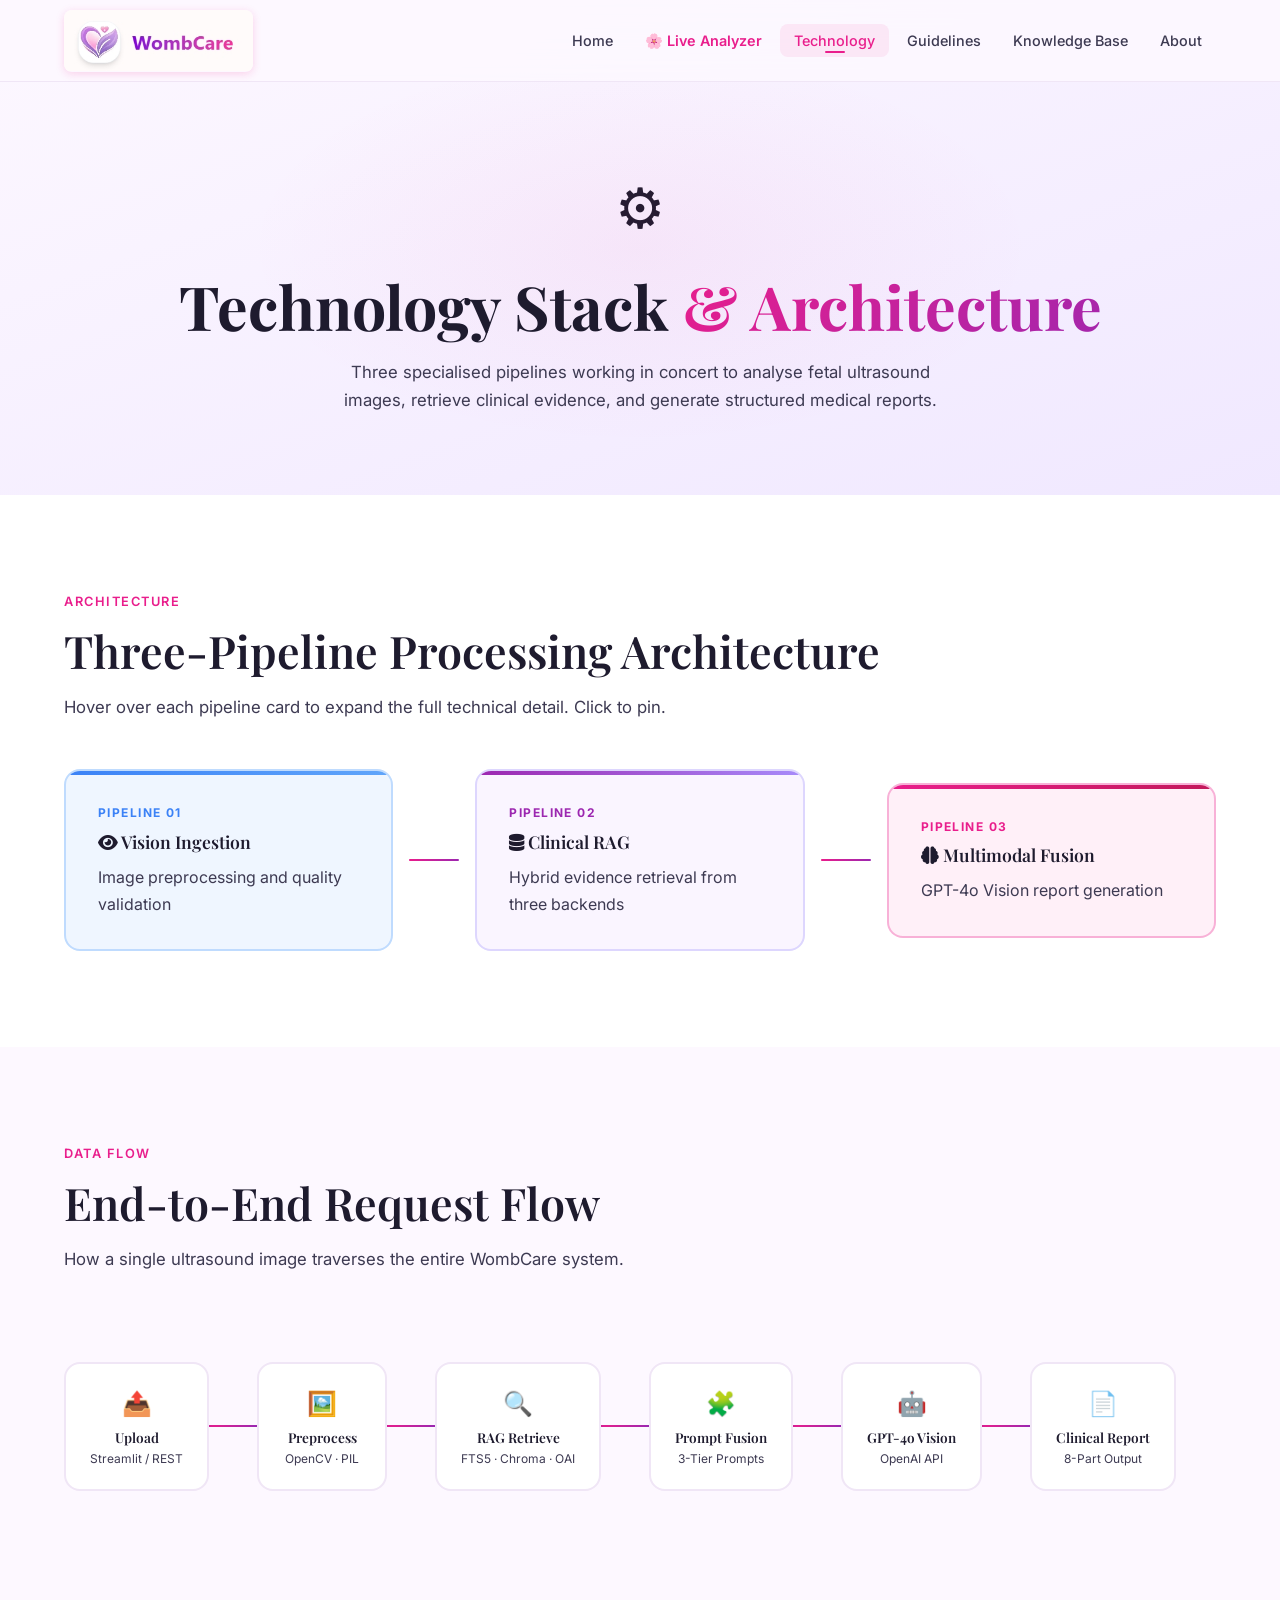
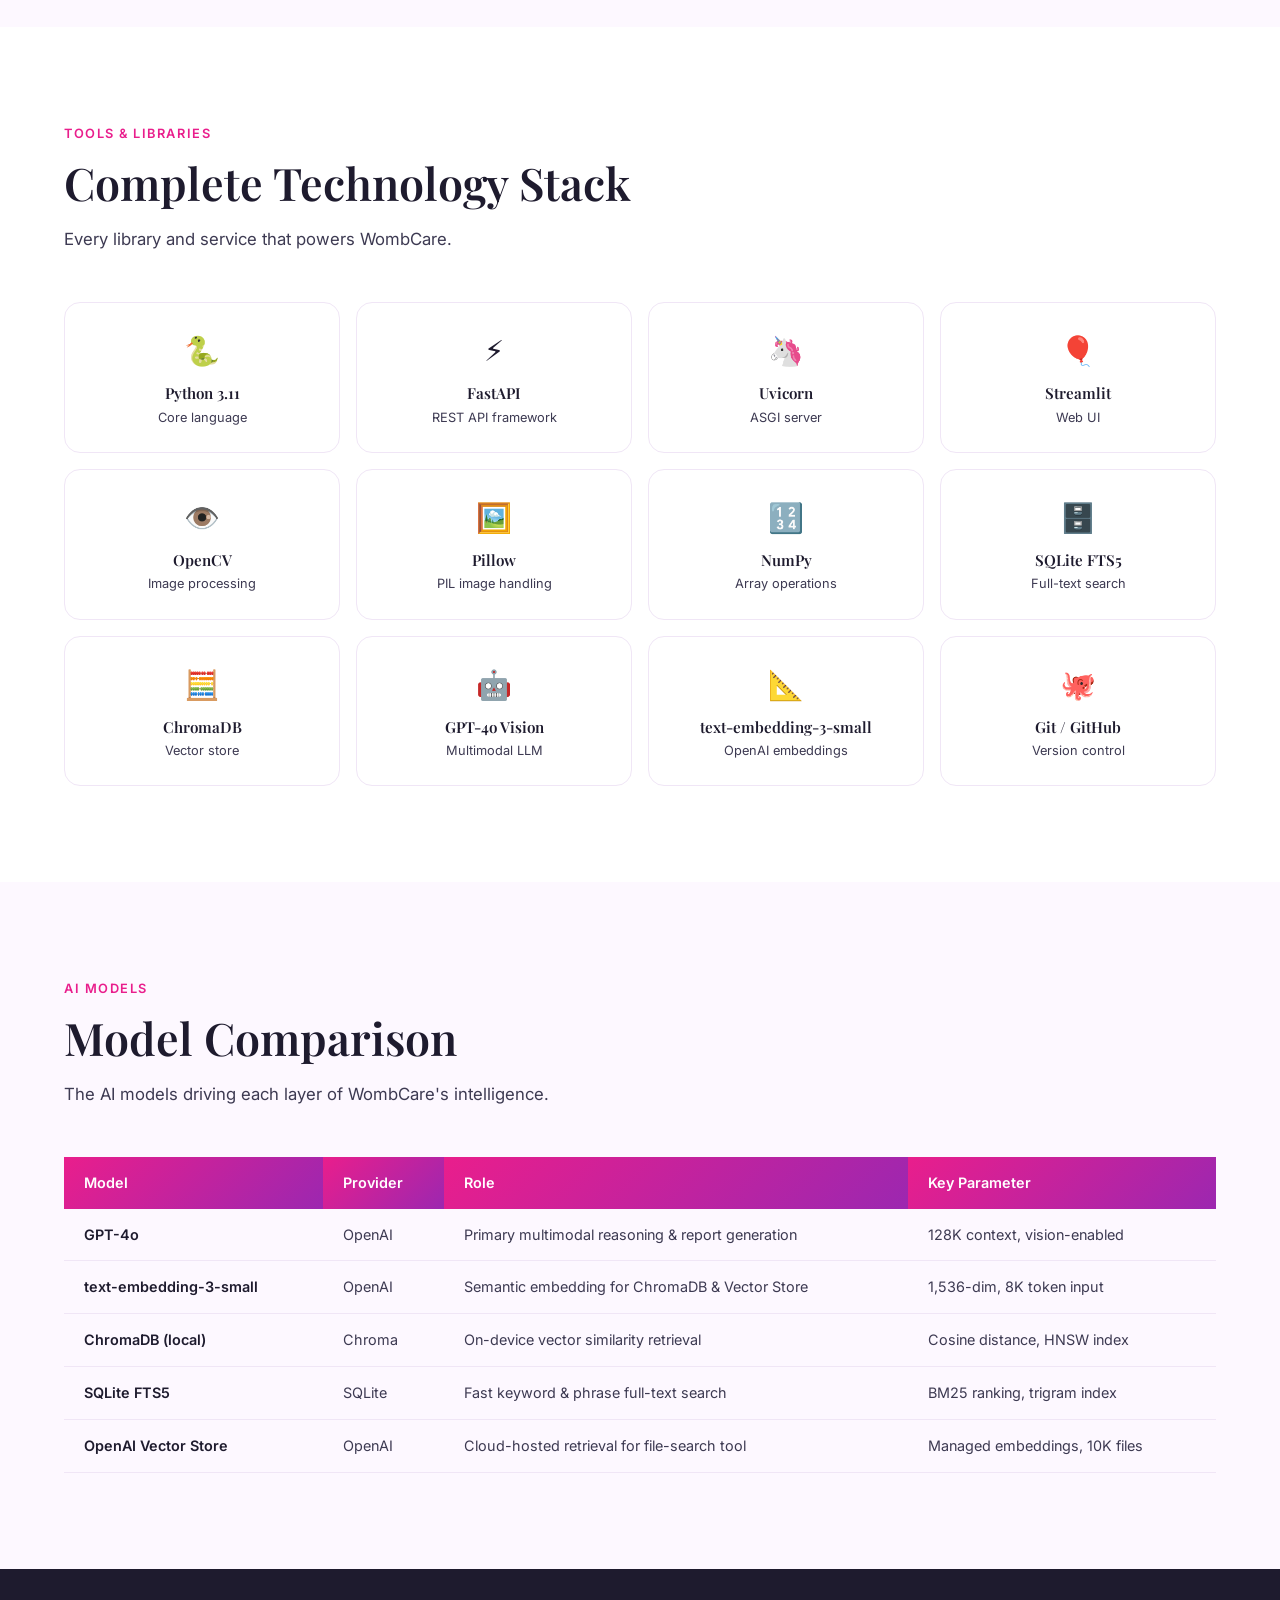
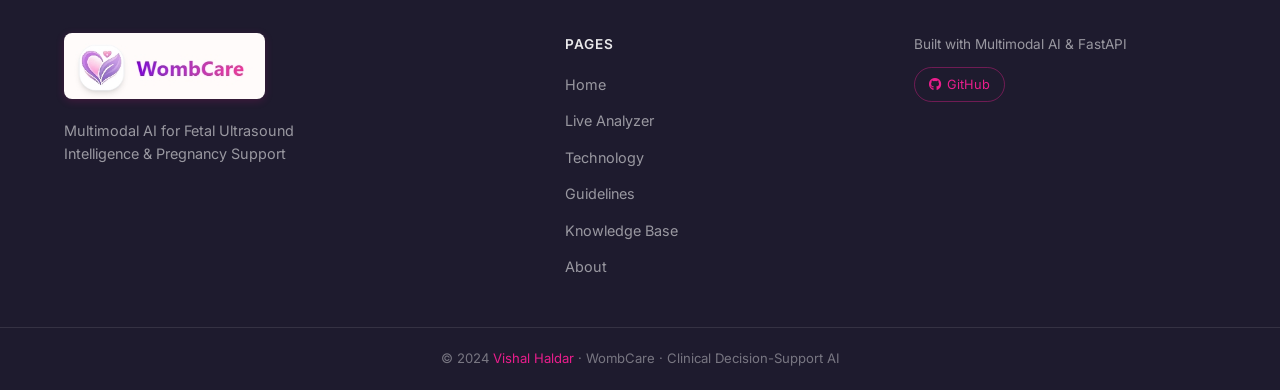
<file: frontend/technology.html>
<!DOCTYPE html>
<html lang="en">
<head>
  <meta charset="UTF-8" />
  <meta name="viewport" content="width=device-width, initial-scale=1.0" />
  <title>Technology Stack — WombCare</title>
  <meta name="description" content="WombCare's three-pipeline architecture: Vision Ingestion, Clinical RAG, and Multimodal Fusion with GPT-4o." />
  <link rel="stylesheet" href="style.css" />
  <link rel="stylesheet" href="https://cdnjs.cloudflare.com/ajax/libs/font-awesome/6.5.1/css/all.min.css" />
  <link href="https://fonts.googleapis.com/css2?family=Inter:wght@300;400;500;600;700&family=Playfair+Display:ital,wght@0,400;0,600;0,700;1,400&display=swap" rel="stylesheet" />
</head>
<body>

<div class="skeleton-overlay" role="status" aria-label="Loading"><div class="skeleton-logo">🌸</div></div>

<!-- NAV -->
<nav class="navbar" role="navigation" aria-label="Main navigation">
  <div class="nav-inner">
    <a href="index.html" class="nav-logo"><img src="logo.png" alt="WombCare Logo" class="nav-logo-img"></a>
    <ul class="nav-links">
      <li><a href="index.html">Home</a></li>
      <li><a href="index.html#analyzer" style="color:var(--rose); font-weight:600;">🌸 Live Analyzer</a></li>
      <li><a href="technology.html">Technology</a></li>
      <li><a href="clinical-guidelines.html">Guidelines</a></li>
      <li><a href="rag-knowledge.html">Knowledge Base</a></li>
      <li><a href="about.html">About</a></li>
    </ul>
    <button class="nav-hamburger" aria-label="Open menu"><span></span><span></span><span></span></button>
  </div>
</nav>
<nav class="nav-drawer" aria-label="Mobile navigation">
  <a href="index.html">🏠 Home</a>
    <a href="analyzer.html">🌸 Live Analyzer</a>
    <a href="technology.html">⚙️ Technology</a>
  <a href="clinical-guidelines.html">🏥 Guidelines</a>
  <a href="rag-knowledge.html">📚 Knowledge Base</a>
  <a href="about.html">👤 About</a>
</nav>

<!-- PAGE HERO -->
<header class="page-hero">
  <div class="container">
    <span class="page-hero-icon" aria-hidden="true">⚙️</span>
    <h1 class="fade-up">Technology Stack <span class="gradient-text">&amp; Architecture</span></h1>
    <p class="fade-up delay-1">
      Three specialised pipelines working in concert to analyse fetal ultrasound images,
      retrieve clinical evidence, and generate structured medical reports.
    </p>
  </div>
</header>

<!-- ══════════════════════════════════════════════════════════
     PIPELINE DIAGRAM
     ══════════════════════════════════════════════════════════ -->
<section class="section pipeline-section" aria-labelledby="pipeline-heading">
  <div class="container">
    <span class="section-label">Architecture</span>
    <h2 class="section-title fade-up" id="pipeline-heading">Three-Pipeline Processing Architecture</h2>
    <p class="section-sub fade-up delay-1">
      Hover over each pipeline card to expand the full technical detail. Click to pin.
    </p>

    <div class="pipeline-container fade-up delay-2">

      <!-- P1 -->
      <article class="pipeline-card blue" tabindex="0" aria-label="Pipeline 1: Vision Ingestion">
        <div class="pipeline-num">Pipeline 01</div>
        <h3><i class="fas fa-eye" aria-hidden="true"></i> Vision Ingestion</h3>
        <p>Image preprocessing and quality validation</p>
        <div class="pipeline-detail">
          <ul>
            <li>OpenCV image decoding &amp; normalisation</li>
            <li>Pillow RGBA→RGB conversion</li>
            <li>NumPy array standardisation</li>
            <li>Acoustic quality scoring (0–10)</li>
            <li>Artefact &amp; shadowing detection</li>
            <li>Base64 encoding for API transport</li>
          </ul>
        </div>
      </article>

      <div class="pipeline-connector" aria-hidden="true">
        <div class="pipeline-line"></div>
      </div>

      <!-- P2 -->
      <article class="pipeline-card purple" tabindex="0" aria-label="Pipeline 2: Clinical RAG">
        <div class="pipeline-num">Pipeline 02</div>
        <h3><i class="fas fa-database" aria-hidden="true"></i> Clinical RAG</h3>
        <p>Hybrid evidence retrieval from three backends</p>
        <div class="pipeline-detail">
          <ul>
            <li>SQLite FTS5 full-text keyword search</li>
            <li>ChromaDB semantic vector similarity</li>
            <li>OpenAI Vector Store cloud retrieval</li>
            <li>Top-K chunk fusion &amp; ranking</li>
            <li>Citation ID tagging [Record X]</li>
            <li>Context window assembly</li>
          </ul>
        </div>
      </article>

      <div class="pipeline-connector" aria-hidden="true">
        <div class="pipeline-line"></div>
      </div>

      <!-- P3 -->
      <article class="pipeline-card rose" tabindex="0" aria-label="Pipeline 3: Multimodal Fusion">
        <div class="pipeline-num">Pipeline 03</div>
        <h3><i class="fas fa-brain" aria-hidden="true"></i> Multimodal Fusion</h3>
        <p>GPT-4o Vision report generation</p>
        <div class="pipeline-detail">
          <ul>
            <li>GPT-4o Vision multimodal call</li>
            <li>3-tier system prompt injection</li>
            <li>Triage classification (Gravid / Non-Gravid / PUL)</li>
            <li>8-part structured report assembly</li>
            <li>Medico-legal guardrail enforcement</li>
            <li>Multi-turn conversation support</li>
          </ul>
        </div>
      </article>

    </div>
  </div>
</section>

<!-- ══════════════════════════════════════════════════════════
     ARCHITECTURE FLOWCHART
     ══════════════════════════════════════════════════════════ -->
<section class="section" style="background:var(--blush);" aria-labelledby="arch-heading">
  <div class="container">
    <span class="section-label">Data Flow</span>
    <h2 class="section-title fade-up" id="arch-heading">End-to-End Request Flow</h2>
    <p class="section-sub fade-up delay-1">
      How a single ultrasound image traverses the entire WombCare system.
    </p>

    <div class="arch-flow fade-up delay-2" role="img" aria-label="Architecture flowchart showing Upload → Vision Ingestion → Clinical RAG → Multimodal Fusion → Report">
      <div class="arch-node">
        <span class="arch-node-icon">📤</span>
        <h4>Upload</h4>
        <p>Streamlit / REST</p>
      </div>
      <div class="arch-arrow" aria-hidden="true"></div>
      <div class="arch-node">
        <span class="arch-node-icon">🖼️</span>
        <h4>Preprocess</h4>
        <p>OpenCV · PIL</p>
      </div>
      <div class="arch-arrow" aria-hidden="true"></div>
      <div class="arch-node">
        <span class="arch-node-icon">🔍</span>
        <h4>RAG Retrieve</h4>
        <p>FTS5 · Chroma · OAI</p>
      </div>
      <div class="arch-arrow" aria-hidden="true"></div>
      <div class="arch-node">
        <span class="arch-node-icon">🧩</span>
        <h4>Prompt Fusion</h4>
        <p>3-Tier Prompts</p>
      </div>
      <div class="arch-arrow" aria-hidden="true"></div>
      <div class="arch-node">
        <span class="arch-node-icon">🤖</span>
        <h4>GPT-4o Vision</h4>
        <p>OpenAI API</p>
      </div>
      <div class="arch-arrow" aria-hidden="true"></div>
      <div class="arch-node">
        <span class="arch-node-icon">📄</span>
        <h4>Clinical Report</h4>
        <p>8-Part Output</p>
      </div>
    </div>
  </div>
</section>

<!-- ══════════════════════════════════════════════════════════
     TECH STACK GRID
     ══════════════════════════════════════════════════════════ -->
<section class="section" style="background:var(--card-white);" aria-labelledby="stack-heading">
  <div class="container">
    <span class="section-label">Tools &amp; Libraries</span>
    <h2 class="section-title fade-up" id="stack-heading">Complete Technology Stack</h2>
    <p class="section-sub fade-up delay-1">Every library and service that powers WombCare.</p>

    <div class="tech-grid fade-up delay-2">

      <div class="tech-card">
        <span class="tech-icon-emoji" aria-hidden="true">🐍</span>
        <h4>Python 3.11</h4>
        <p>Core language</p>
      </div>
      <div class="tech-card">
        <span class="tech-icon-emoji" aria-hidden="true">⚡</span>
        <h4>FastAPI</h4>
        <p>REST API framework</p>
      </div>
      <div class="tech-card">
        <span class="tech-icon-emoji" aria-hidden="true">🦄</span>
        <h4>Uvicorn</h4>
        <p>ASGI server</p>
      </div>
      <div class="tech-card">
        <span class="tech-icon-emoji" aria-hidden="true">🎈</span>
        <h4>Streamlit</h4>
        <p>Web UI</p>
      </div>
      <div class="tech-card">
        <span class="tech-icon-emoji" aria-hidden="true">👁️</span>
        <h4>OpenCV</h4>
        <p>Image processing</p>
      </div>
      <div class="tech-card">
        <span class="tech-icon-emoji" aria-hidden="true">🖼️</span>
        <h4>Pillow</h4>
        <p>PIL image handling</p>
      </div>
      <div class="tech-card">
        <span class="tech-icon-emoji" aria-hidden="true">🔢</span>
        <h4>NumPy</h4>
        <p>Array operations</p>
      </div>
      <div class="tech-card">
        <span class="tech-icon-emoji" aria-hidden="true">🗄️</span>
        <h4>SQLite FTS5</h4>
        <p>Full-text search</p>
      </div>
      <div class="tech-card">
        <span class="tech-icon-emoji" aria-hidden="true">🧮</span>
        <h4>ChromaDB</h4>
        <p>Vector store</p>
      </div>
      <div class="tech-card">
        <span class="tech-icon-emoji" aria-hidden="true">🤖</span>
        <h4>GPT-4o Vision</h4>
        <p>Multimodal LLM</p>
      </div>
      <div class="tech-card">
        <span class="tech-icon-emoji" aria-hidden="true">📐</span>
        <h4>text-embedding-3-small</h4>
        <p>OpenAI embeddings</p>
      </div>
      <div class="tech-card">
        <span class="tech-icon-emoji" aria-hidden="true">🐙</span>
        <h4>Git / GitHub</h4>
        <p>Version control</p>
      </div>

    </div>
  </div>
</section>

<!-- ══════════════════════════════════════════════════════════
     AI MODELS TABLE
     ══════════════════════════════════════════════════════════ -->
<section class="section" style="background:var(--blush);" aria-labelledby="models-heading">
  <div class="container">
    <span class="section-label">AI Models</span>
    <h2 class="section-title fade-up" id="models-heading">Model Comparison</h2>
    <p class="section-sub fade-up delay-1">The AI models driving each layer of WombCare's intelligence.</p>

    <div class="table-wrapper fade-up delay-2">
      <table aria-label="AI models used in WombCare">
        <thead>
          <tr>
            <th scope="col">Model</th>
            <th scope="col">Provider</th>
            <th scope="col">Role</th>
            <th scope="col">Key Parameter</th>
          </tr>
        </thead>
        <tbody>
          <tr>
            <td>GPT-4o</td>
            <td>OpenAI</td>
            <td>Primary multimodal reasoning &amp; report generation</td>
            <td>128K context, vision-enabled</td>
          </tr>
          <tr>
            <td>text-embedding-3-small</td>
            <td>OpenAI</td>
            <td>Semantic embedding for ChromaDB &amp; Vector Store</td>
            <td>1,536-dim, 8K token input</td>
          </tr>
          <tr>
            <td>ChromaDB (local)</td>
            <td>Chroma</td>
            <td>On-device vector similarity retrieval</td>
            <td>Cosine distance, HNSW index</td>
          </tr>
          <tr>
            <td>SQLite FTS5</td>
            <td>SQLite</td>
            <td>Fast keyword &amp; phrase full-text search</td>
            <td>BM25 ranking, trigram index</td>
          </tr>
          <tr>
            <td>OpenAI Vector Store</td>
            <td>OpenAI</td>
            <td>Cloud-hosted retrieval for file-search tool</td>
            <td>Managed embeddings, 10K files</td>
          </tr>
        </tbody>
      </table>
    </div>
  </div>
</section>

<!-- FOOTER -->
<footer class="footer" role="contentinfo">
  <div class="container">
    <div class="footer-grid">
      <div class="footer-brand">
        <div class="nav-logo"><img src="logo.png" alt="WombCare Logo" class="nav-logo-img"></div>
        <p>Multimodal AI for Fetal Ultrasound Intelligence &amp; Pregnancy Support</p>
      </div>
      <div class="footer-col">
        <h5>Pages</h5>
        <ul>
          <li><a href="index.html">Home</a></li>
          <li><a href="analyzer.html">Live Analyzer</a></li>
          <li><a href="technology.html">Technology</a></li>
          <li><a href="clinical-guidelines.html">Guidelines</a></li>
          <li><a href="rag-knowledge.html">Knowledge Base</a></li>
          <li><a href="about.html">About</a></li>
        </ul>
      </div>
      <div class="footer-col">
        <p class="footer-tech">Built with Multimodal AI &amp; FastAPI</p>
        <a href="https://github.com/vishalhaldar" class="footer-badge" target="_blank" rel="noopener noreferrer">
          <i class="fab fa-github" aria-hidden="true"></i> GitHub
        </a>
      </div>
    </div>
  </div>
  <div class="footer-bottom">
    <div class="container">© 2024 <span>Vishal Haldar</span> · WombCare · Clinical Decision-Support AI</div>
  </div>
</footer>

<script src="script.js"></script>
</body>
</html>
</file>
<file: frontend/style.css>
/* ============================================================
   WombCare — Shared Stylesheet
   Medical AI for Fetal Ultrasound Intelligence
   ============================================================ */

@import url('https://fonts.googleapis.com/css2?family=Inter:wght@300;400;500;600;700&family=Playfair+Display:ital,wght@0,400;0,600;0,700;1,400&display=swap');

/* ── CSS Custom Properties ── */
:root {
  --rose:        #e91e8c;
  --rose-deep:   #c2185b;
  --lavender:    #9c27b0;
  --blush:       #fdf8ff;
  --lav-mid:     #ede7f6;
  --ink:         #1e1b2e;
  --ink-soft:    #3d3a52;
  --sage:        #d1fae5;
  --sage-text:   #065f46;
  --card-white:  #ffffff;
  --border:      #f0e6f6;
  --amber:       #fef3c7;
  --amber-text:  #92400e;
  --danger:      #fee2e2;
  --danger-text: #991b1b;

  --font-body: 'Inter', system-ui, sans-serif;
  --font-head: 'Playfair Display', Georgia, serif;

  --radius-sm:  8px;
  --radius-md:  16px;
  --radius-lg:  24px;
  --radius-xl:  32px;

  --shadow-sm:  0 2px 8px rgba(233,30,140,.08);
  --shadow-md:  0 8px 32px rgba(233,30,140,.12);
  --shadow-lg:  0 20px 60px rgba(233,30,140,.16);

  --nav-h: 82px;
  --transition: 0.3s cubic-bezier(.4,0,.2,1);
}

/* ── Reset ── */
*, *::before, *::after { box-sizing: border-box; margin: 0; padding: 0; }
html { scroll-behavior: smooth; font-size: 16px; }
body {
  font-family: var(--font-body);
  background: var(--blush);
  color: var(--ink);
  line-height: 1.65;
  -webkit-font-smoothing: antialiased;
  overflow-x: hidden;
}
img { max-width: 100%; display: block; }
a { color: inherit; text-decoration: none; }
ul { list-style: none; }
button { cursor: pointer; border: none; background: none; font-family: inherit; }

/* ── Typography ── */
h1, h2, h3, h4 {
  font-family: var(--font-head);
  line-height: 1.2;
  color: var(--ink);
}
h1 { font-size: clamp(2.2rem, 5vw, 3.8rem); font-weight: 700; }
h2 { font-size: clamp(1.8rem, 3.5vw, 2.8rem); font-weight: 600; }
h3 { font-size: clamp(1.2rem, 2.5vw, 1.6rem); font-weight: 600; }
h4 { font-size: 1.1rem; font-weight: 600; }
p  { color: var(--ink-soft); max-width: 65ch; }

/* ── Utility ── */
.container { max-width: 1200px; margin: 0 auto; padding: 0 24px; }
.text-rose { color: var(--rose); }
.text-center { text-align: center; }
.mt-4 { margin-top: 1rem; }
.mt-8 { margin-top: 2rem; }

/* ── Gradient text ── */
.gradient-text {
  background: linear-gradient(135deg, var(--rose) 0%, var(--lavender) 60%, var(--rose-deep) 100%);
  background-size: 200% auto;
  -webkit-background-clip: text;
  -webkit-text-fill-color: transparent;
  background-clip: text;
  animation: shimmer 4s linear infinite;
}
@keyframes shimmer {
  0%   { background-position: 0% center; }
  100% { background-position: 200% center; }
}

/* ── Buttons ── */
.btn {
  display: inline-flex;
  align-items: center;
  gap: 8px;
  padding: 14px 28px;
  border-radius: 50px;
  font-size: .95rem;
  font-weight: 600;
  font-family: var(--font-body);
  transition: var(--transition);
  white-space: nowrap;
}
.btn-primary {
  background: linear-gradient(135deg, var(--rose), var(--rose-deep));
  color: #fff;
  box-shadow: 0 4px 20px rgba(233,30,140,.35);
}
.btn-primary:hover {
  transform: translateY(-2px);
  box-shadow: 0 8px 32px rgba(233,30,140,.45);
}
.btn-outline {
  border: 2px solid var(--rose);
  color: var(--rose);
  background: transparent;
}
.btn-outline:hover {
  background: var(--rose);
  color: #fff;
  transform: translateY(-2px);
}

/* ── Section common ── */
.section {
  padding: 96px 0;
}
.section-label {
  font-size: .8rem;
  font-weight: 600;
  letter-spacing: .12em;
  color: var(--rose);
  text-transform: uppercase;
  margin-bottom: 12px;
  display: block;
}
.section-title { margin-bottom: 16px; }
.section-sub {
  color: var(--ink-soft);
  font-size: 1.05rem;
  margin-bottom: 48px;
  max-width: 60ch;
}

/* ────────────────────────────────────────────────────────────
   NAVIGATION
   ──────────────────────────────────────────────────────────── */
.navbar {
  position: fixed;
  top: 0; left: 0; right: 0;
  z-index: 1000;
  height: var(--nav-h);
  background: rgba(253,248,255,.85);
  backdrop-filter: blur(16px);
  -webkit-backdrop-filter: blur(16px);
  border-bottom: 1px solid var(--border);
  transition: height var(--transition), box-shadow var(--transition);
}
.navbar.scrolled {
  height: 68px;
  box-shadow: 0 4px 24px rgba(233,30,140,.1);
}
.navbar.scrolled .nav-logo-img {
  height: 52px;
}
.nav-inner {
  max-width: 1200px;
  margin: 0 auto;
  padding: 0 24px;
  height: 100%;
  display: flex;
  align-items: center;
  justify-content: space-between;
}
.nav-logo {
  font-family: var(--font-head);
  font-size: 1.4rem;
  font-weight: 700;
  color: var(--rose);
  display: flex;
  align-items: center;
  gap: 8px;
}
.nav-logo span { font-size: 1.5rem; }
.nav-links {
  display: flex;
  align-items: center;
  gap: 4px;
}
.nav-links a {
  padding: 8px 14px;
  border-radius: var(--radius-sm);
  font-size: .9rem;
  font-weight: 500;
  color: var(--ink-soft);
  transition: var(--transition);
  position: relative;
}
.nav-links a:hover { color: var(--rose); }
.nav-links a.active {
  color: var(--rose);
  background: rgba(233,30,140,.08);
}
.nav-links a.active::after {
  content: '';
  position: absolute;
  bottom: 4px; left: 50%;
  transform: translateX(-50%);
  width: 20px; height: 2px;
  background: var(--rose);
  border-radius: 2px;
}

/* Hamburger */
.nav-hamburger {
  display: none;
  flex-direction: column;
  gap: 5px;
  padding: 8px;
  cursor: pointer;
}
.nav-hamburger span {
  display: block;
  width: 24px; height: 2px;
  background: var(--ink);
  border-radius: 2px;
  transition: var(--transition);
}
.nav-hamburger.open span:nth-child(1) { transform: rotate(45deg) translate(5px,5px); }
.nav-hamburger.open span:nth-child(2) { opacity: 0; }
.nav-hamburger.open span:nth-child(3) { transform: rotate(-45deg) translate(5px,-5px); }

/* Mobile drawer */
.nav-drawer {
  display: none;
  position: fixed;
  top: var(--nav-h); right: -100%;
  width: min(320px, 90vw);
  height: calc(100vh - var(--nav-h));
  background: var(--card-white);
  border-left: 1px solid var(--border);
  padding: 24px;
  flex-direction: column;
  gap: 8px;
  transition: right var(--transition);
  z-index: 999;
  box-shadow: -8px 0 40px rgba(0,0,0,.08);
}
.nav-drawer.open { right: 0; }
.nav-drawer a {
  display: block;
  padding: 14px 16px;
  border-radius: var(--radius-sm);
  font-weight: 500;
  color: var(--ink-soft);
  border-bottom: 1px solid var(--border);
  transition: var(--transition);
}
.nav-drawer a:hover, .nav-drawer a.active {
  color: var(--rose);
  background: rgba(233,30,140,.06);
}

/* ────────────────────────────────────────────────────────────
   FOOTER
   ──────────────────────────────────────────────────────────── */
.footer {
  background: var(--ink);
  color: rgba(255,255,255,.7);
  padding: 64px 0 0;
}
.footer-grid {
  display: grid;
  grid-template-columns: 1.5fr 1fr 1fr;
  gap: 48px;
  padding-bottom: 48px;
}
.footer-brand .nav-logo { color: #fff; margin-bottom: 12px; }
.footer-brand p { font-size: .9rem; color: rgba(255,255,255,.55); max-width: 30ch; }
.footer-col h5 {
  font-family: var(--font-body);
  font-size: .85rem;
  font-weight: 600;
  color: rgba(255,255,255,.9);
  margin-bottom: 16px;
  text-transform: uppercase;
  letter-spacing: .08em;
}
.footer-col ul { display: flex; flex-direction: column; gap: 10px; }
.footer-col ul a {
  font-size: .9rem;
  color: rgba(255,255,255,.55);
  transition: var(--transition);
}
.footer-col ul a:hover { color: var(--rose); }
.footer-tech {
  font-size: .85rem;
  color: rgba(255,255,255,.55);
  margin-bottom: 12px;
}
.footer-badge {
  display: inline-flex;
  align-items: center;
  gap: 6px;
  padding: 6px 14px;
  border: 1px solid rgba(233,30,140,.4);
  border-radius: 20px;
  font-size: .8rem;
  color: var(--rose);
  transition: var(--transition);
}
.footer-badge:hover { background: rgba(233,30,140,.1); }
.footer-bottom {
  border-top: 1px solid rgba(255,255,255,.1);
  padding: 20px 0;
  text-align: center;
  font-size: .82rem;
  color: rgba(255,255,255,.4);
}
.footer-bottom span { color: var(--rose); }

/* ────────────────────────────────────────────────────────────
   HERO — INDEX
   ──────────────────────────────────────────────────────────── */
.hero {
  min-height: 100vh;
  display: flex;
  align-items: center;
  padding-top: var(--nav-h);
  background: linear-gradient(160deg, var(--blush) 0%, #f8f0ff 50%, #fff5fb 100%);
  position: relative;
  overflow: hidden;
}
.hero::before {
  content: '';
  position: absolute;
  top: -20%; right: -10%;
  width: 700px; height: 700px;
  background: radial-gradient(circle, rgba(233,30,140,.06) 0%, transparent 70%);
  border-radius: 50%;
  pointer-events: none;
}
.hero::after {
  content: '';
  position: absolute;
  bottom: -20%; left: -10%;
  width: 500px; height: 500px;
  background: radial-gradient(circle, rgba(156,39,176,.06) 0%, transparent 70%);
  border-radius: 50%;
  pointer-events: none;
}
.hero-inner {
  display: grid;
  grid-template-columns: 1fr 1fr;
  gap: 64px;
  align-items: center;
  position: relative;
  z-index: 1;
}
.hero-eyebrow {
  display: inline-flex;
  align-items: center;
  gap: 8px;
  background: rgba(233,30,140,.08);
  border: 1px solid rgba(233,30,140,.2);
  border-radius: 50px;
  padding: 6px 16px;
  font-size: .82rem;
  font-weight: 600;
  color: var(--rose);
  margin-bottom: 20px;
}
.hero h1 { margin-bottom: 8px; }
.hero-typewriter {
  display: block;
  min-height: 1.2em;
}
.hero-typewriter .cursor {
  display: inline-block;
  width: 3px;
  height: .9em;
  background: var(--rose);
  margin-left: 3px;
  vertical-align: text-bottom;
  animation: blink .8s step-end infinite;
}
@keyframes blink { 50% { opacity: 0; } }
.hero-desc {
  font-size: 1.1rem;
  color: var(--ink-soft);
  margin: 20px 0 32px;
  max-width: 50ch;
}
.hero-ctas { display: flex; gap: 12px; flex-wrap: wrap; }

/* Ultrasound mockup */
.hero-visual {
  display: flex;
  justify-content: center;
  align-items: center;
}
.scan-mock {
  width: 420px;
  max-width: 100%;
  background: #0a0a1a;
  border-radius: var(--radius-lg);
  border: 2px solid rgba(233,30,140,.3);
  padding: 24px;
  box-shadow: 0 32px 80px rgba(233,30,140,.2), 0 0 0 1px rgba(255,255,255,.05);
  animation: float 4s ease-in-out infinite;
  position: relative;
  overflow: hidden;
}
.scan-mock::before {
  content: '';
  position: absolute;
  top: 0; left: 0; right: 0;
  height: 3px;
  background: linear-gradient(90deg, var(--rose), var(--lavender), var(--rose));
  background-size: 200% auto;
  animation: shimmer 2s linear infinite;
}
.scan-header {
  display: flex;
  justify-content: space-between;
  align-items: center;
  margin-bottom: 16px;
  padding-bottom: 12px;
  border-bottom: 1px solid rgba(233,30,140,.2);
}
.scan-header .logo-sm { color: var(--rose); font-weight: 700; font-size: .85rem; }
.scan-status {
  display: flex;
  align-items: center;
  gap: 6px;
  font-size: .75rem;
  color: #4ade80;
}
.scan-status::before {
  content: '';
  width: 7px; height: 7px;
  background: #4ade80;
  border-radius: 50%;
  animation: pulse-green 1.5s ease-in-out infinite;
}
@keyframes pulse-green {
  0%,100% { box-shadow: 0 0 0 0 rgba(74,222,128,.4); }
  50%      { box-shadow: 0 0 0 6px rgba(74,222,128,0); }
}
.scan-canvas {
  background: #050510;
  border-radius: var(--radius-sm);
  height: 220px;
  display: flex;
  align-items: center;
  justify-content: center;
  position: relative;
  overflow: hidden;
  margin-bottom: 16px;
}
/* Fake ultrasound rings */
.scan-canvas::before {
  content: '';
  position: absolute;
  width: 160px; height: 160px;
  border: 1px solid rgba(233,30,140,.15);
  border-radius: 50%;
  animation: sonar 2.5s ease-out infinite;
}
.scan-canvas::after {
  content: '';
  position: absolute;
  width: 100px; height: 100px;
  border: 1px solid rgba(156,39,176,.2);
  border-radius: 50%;
  animation: sonar 2.5s ease-out infinite .8s;
}
@keyframes sonar {
  0%   { transform: scale(.5); opacity: 1; }
  100% { transform: scale(2.5); opacity: 0; }
}
.scan-fetus {
  font-size: 4rem;
  position: relative;
  z-index: 1;
  filter: drop-shadow(0 0 20px rgba(233,30,140,.6));
}
.scan-metrics {
  display: grid;
  grid-template-columns: repeat(3, 1fr);
  gap: 8px;
}
.metric {
  background: rgba(233,30,140,.08);
  border: 1px solid rgba(233,30,140,.15);
  border-radius: 8px;
  padding: 8px;
  text-align: center;
}
.metric-val { font-size: .85rem; font-weight: 700; color: var(--rose); }
.metric-key { font-size: .7rem; color: rgba(255,255,255,.4); }

@keyframes float {
  0%,100% { transform: translateY(0); }
  50%      { transform: translateY(-14px); }
}

/* ── Features ── */
.features { background: var(--card-white); }
.features-grid {
  display: grid;
  grid-template-columns: repeat(3, 1fr);
  gap: 24px;
  margin-top: 48px;
}
.feature-card {
  background: var(--blush);
  border: 1px solid var(--border);
  border-radius: var(--radius-md);
  padding: 32px;
  transition: var(--transition);
  cursor: default;
}
.feature-card:hover {
  transform: translateY(-8px);
  box-shadow: var(--shadow-lg);
  border-color: rgba(233,30,140,.3);
  background: var(--card-white);
}
.feature-icon {
  font-size: 2rem;
  margin-bottom: 16px;
  display: block;
}
.feature-card h3 { font-size: 1.1rem; margin-bottom: 10px; }
.feature-card p  { font-size: .9rem; max-width: none; }

/* ── Stats ── */
.stats { background: linear-gradient(135deg, var(--rose), var(--lavender)); padding: 80px 0; }
.stats-grid {
  display: grid;
  grid-template-columns: repeat(4, 1fr);
  gap: 32px;
  text-align: center;
}
.stat-item {}
.stat-num {
  font-family: var(--font-head);
  font-size: clamp(2.4rem,4vw,3.4rem);
  font-weight: 700;
  color: #fff;
  display: block;
}
.stat-label {
  font-size: .9rem;
  color: rgba(255,255,255,.75);
  margin-top: 4px;
}

/* ── How it works ── */
.how { background: var(--blush); }
.how-steps {
  display: grid;
  grid-template-columns: 1fr auto 1fr auto 1fr;
  align-items: center;
  gap: 16px;
  margin-top: 48px;
}
.how-step {
  background: var(--card-white);
  border: 1px solid var(--border);
  border-radius: var(--radius-md);
  padding: 36px 24px;
  text-align: center;
  transition: var(--transition);
}
.how-step:hover { transform: translateY(-6px); box-shadow: var(--shadow-md); }
.how-step-icon {
  width: 72px; height: 72px;
  background: linear-gradient(135deg, rgba(233,30,140,.1), rgba(156,39,176,.1));
  border: 2px solid rgba(233,30,140,.2);
  border-radius: 50%;
  display: flex;
  align-items: center;
  justify-content: center;
  margin: 0 auto 20px;
  font-size: 1.8rem;
}
.how-step h4 { margin-bottom: 8px; }
.how-step p  { font-size: .88rem; max-width: none; }
.how-arrow {
  display: flex;
  flex-direction: column;
  align-items: center;
  gap: 4px;
}
.how-arrow-line {
  width: 60px; height: 2px;
  background: linear-gradient(90deg, var(--rose), var(--lavender));
  border-radius: 2px;
  position: relative;
  overflow: hidden;
}
.how-arrow-line::after {
  content: '';
  position: absolute;
  top: 0; left: -100%;
  width: 60%; height: 100%;
  background: rgba(255,255,255,.6);
  animation: flow-h 1.5s linear infinite;
}
@keyframes flow-h {
  to { left: 200%; }
}
.how-arrow-head { color: var(--rose); font-size: 1.2rem; }

/* ── CTA Banner ── */
.cta-banner {
  background: linear-gradient(135deg, var(--rose-deep), var(--rose), var(--lavender));
  padding: 96px 0;
  text-align: center;
}
.cta-banner h2 { color: #fff; margin-bottom: 12px; }
.cta-banner p  { color: rgba(255,255,255,.8); margin: 0 auto 32px; }
.btn-white {
  background: #fff;
  color: var(--rose);
  font-weight: 700;
}
.btn-white:hover {
  background: var(--lav-mid);
  transform: translateY(-2px);
  box-shadow: 0 8px 32px rgba(0,0,0,.2);
}

/* ────────────────────────────────────────────────────────────
   PAGE HERO (sub-pages)
   ──────────────────────────────────────────────────────────── */
.page-hero {
  padding: calc(var(--nav-h) + 80px) 0 80px;
  background: linear-gradient(160deg, var(--blush) 0%, #f0e8ff 100%);
  text-align: center;
  position: relative;
  overflow: hidden;
}
.page-hero::before {
  content: '';
  position: absolute;
  top: 50%; left: 50%;
  transform: translate(-50%,-50%);
  width: 800px; height: 400px;
  background: radial-gradient(ellipse, rgba(233,30,140,.05), transparent 70%);
  pointer-events: none;
}
.page-hero-icon { font-size: 3.5rem; margin-bottom: 16px; display: block; }
.page-hero h1 { margin-bottom: 16px; }
.page-hero p  { max-width: 55ch; margin: 0 auto; font-size: 1.05rem; }
.page-hero-title {
  font-size: clamp(2rem, 4vw, 3rem);
  font-weight: 700;
  margin-bottom: 0.75rem;
  color: var(--ink);
}
.page-hero-sub {
  max-width: 60ch;
  margin: 0 auto;
  font-size: 1.05rem;
  color: var(--ink-soft);
  line-height: 1.7;
}

/* ────────────────────────────────────────────────────────────
   TECHNOLOGY PAGE
   ──────────────────────────────────────────────────────────── */
.pipeline-section { background: var(--card-white); }
.pipeline-container {
  display: grid;
  grid-template-columns: 1fr auto 1fr auto 1fr;
  align-items: center;
  gap: 16px;
  margin-top: 48px;
}
.pipeline-card {
  border-radius: var(--radius-md);
  padding: 32px;
  cursor: pointer;
  transition: var(--transition);
  border: 2px solid transparent;
  position: relative;
  overflow: hidden;
}
.pipeline-card::before {
  content: '';
  position: absolute;
  top: 0; left: 0; right: 0;
  height: 4px;
}
.pipeline-card.blue   { background: #eff6ff; border-color: #bfdbfe; }
.pipeline-card.blue::before  { background: linear-gradient(90deg,#3b82f6,#60a5fa); }
.pipeline-card.purple { background: #faf5ff; border-color: #ddd6fe; }
.pipeline-card.purple::before { background: linear-gradient(90deg, var(--lavender),#a78bfa); }
.pipeline-card.rose   { background: #fff0f8; border-color: rgba(233,30,140,.3); }
.pipeline-card.rose::before   { background: linear-gradient(90deg, var(--rose), var(--rose-deep)); }
.pipeline-card:hover  {
  transform: translateY(-8px);
  box-shadow: var(--shadow-lg);
}
.pipeline-card.blue:hover   { border-color: #3b82f6; }
.pipeline-card.purple:hover { border-color: var(--lavender); }
.pipeline-card.rose:hover   { border-color: var(--rose); }
.pipeline-num {
  font-size: .75rem;
  font-weight: 700;
  text-transform: uppercase;
  letter-spacing: .12em;
  margin-bottom: 8px;
}
.pipeline-card.blue .pipeline-num   { color: #3b82f6; }
.pipeline-card.purple .pipeline-num { color: var(--lavender); }
.pipeline-card.rose .pipeline-num   { color: var(--rose); }
.pipeline-card h3 { font-size: 1.1rem; margin-bottom: 12px; }
.pipeline-card .pipeline-detail {
  max-height: 0;
  overflow: hidden;
  transition: max-height .5s ease;
}
.pipeline-card:hover .pipeline-detail { max-height: 300px; }
.pipeline-detail ul { display: flex; flex-direction: column; gap: 6px; margin-top: 12px; }
.pipeline-detail li {
  font-size: .85rem;
  color: var(--ink-soft);
  padding-left: 16px;
  position: relative;
}
.pipeline-detail li::before {
  content: '→';
  position: absolute;
  left: 0;
  color: var(--rose);
}
.pipeline-connector {
  display: flex;
  flex-direction: column;
  align-items: center;
  gap: 4px;
}
.pipeline-line {
  width: 50px; height: 2px;
  background: linear-gradient(90deg, var(--rose), var(--lavender));
  border-radius: 2px;
  position: relative;
  overflow: hidden;
}
.pipeline-line::after {
  content: '';
  position: absolute;
  width: 12px; height: 12px;
  background: var(--rose);
  border-radius: 50%;
  top: 50%; left: -12px;
  transform: translateY(-50%);
  box-shadow: 0 0 8px var(--rose);
  animation: dot-flow 2s linear infinite;
}
@keyframes dot-flow { to { left: calc(100% + 12px); } }

/* Tech stack grid */
.tech-grid {
  display: grid;
  grid-template-columns: repeat(4, 1fr);
  gap: 16px;
  margin-top: 48px;
}
.tech-card {
  background: var(--card-white);
  border: 1px solid var(--border);
  border-radius: var(--radius-md);
  padding: 24px;
  text-align: center;
  transition: var(--transition);
}
.tech-card:hover {
  border-color: rgba(233,30,140,.3);
  transform: translateY(-4px);
  box-shadow: var(--shadow-md);
}
.tech-card i { font-size: 1.8rem; color: var(--rose); margin-bottom: 10px; }
.tech-card .tech-icon-emoji { font-size: 1.8rem; margin-bottom: 10px; display: block; }
.tech-card h4 { font-size: .95rem; }
.tech-card p  { font-size: .8rem; margin-top: 4px; max-width: none; }

/* AI Models table */
.table-wrapper { overflow-x: auto; margin-top: 40px; }
table {
  width: 100%;
  border-collapse: collapse;
  font-size: .9rem;
}
thead th {
  background: linear-gradient(135deg, var(--rose), var(--lavender));
  color: #fff;
  padding: 14px 20px;
  text-align: left;
  font-weight: 600;
}
tbody tr { border-bottom: 1px solid var(--border); transition: background var(--transition); }
tbody tr:hover { background: rgba(233,30,140,.04); }
tbody td { padding: 14px 20px; color: var(--ink-soft); }
tbody td:first-child { font-weight: 600; color: var(--ink); }

/* Architecture flow */
.arch-flow {
  display: flex;
  align-items: center;
  gap: 0;
  overflow-x: auto;
  padding: 40px 0;
  margin-top: 20px;
}
.arch-node {
  background: var(--card-white);
  border: 2px solid var(--border);
  border-radius: var(--radius-md);
  padding: 20px 24px;
  text-align: center;
  min-width: 130px;
  flex-shrink: 0;
  transition: var(--transition);
}
.arch-node:hover { border-color: var(--rose); box-shadow: var(--shadow-md); }
.arch-node-icon { font-size: 1.5rem; margin-bottom: 6px; display: block; }
.arch-node h4 { font-size: .85rem; }
.arch-node p  { font-size: .75rem; max-width: none; margin-top: 4px; }
.arch-arrow {
  width: 48px; height: 2px;
  background: linear-gradient(90deg, var(--rose), var(--lavender));
  flex-shrink: 0;
  position: relative;
  overflow: hidden;
}
.arch-arrow::after {
  content: '';
  position: absolute;
  width: 8px; height: 8px;
  background: var(--lavender);
  border-radius: 50%;
  top: -3px; left: -8px;
  box-shadow: 0 0 6px var(--lavender);
  animation: dot-flow 1.8s linear infinite;
}
.arch-arrow::before {
  content: '▶';
  position: absolute;
  right: -4px; top: 50%;
  transform: translateY(-50%);
  color: var(--lavender);
  font-size: .6rem;
}

/* ────────────────────────────────────────────────────────────
   SYSTEM PROMPTS PAGE
   ──────────────────────────────────────────────────────────── */
.accordion-item {
  background: var(--card-white);
  border: 1px solid var(--border);
  border-radius: var(--radius-md);
  margin-bottom: 16px;
  overflow: hidden;
  transition: var(--transition);
}
.accordion-item:hover { border-color: rgba(233,30,140,.3); }
.accordion-header {
  display: flex;
  align-items: center;
  justify-content: space-between;
  padding: 24px 28px;
  cursor: pointer;
  user-select: none;
}
.accordion-header-left { display: flex; align-items: center; gap: 16px; }
.accordion-tier {
  width: 48px; height: 48px;
  border-radius: 50%;
  display: flex;
  align-items: center;
  justify-content: center;
  font-family: var(--font-head);
  font-size: 1.1rem;
  font-weight: 700;
  flex-shrink: 0;
}
.tier-1 { background: rgba(233,30,140,.1); color: var(--rose); }
.tier-2 { background: rgba(156,39,176,.1); color: var(--lavender); }
.tier-3 { background: rgba(194,24,91,.1); color: var(--rose-deep); }
.accordion-title h3 { font-size: 1.1rem; margin-bottom: 2px; }
.accordion-title p  { font-size: .85rem; margin: 0; max-width: none; }
.accordion-icon {
  width: 32px; height: 32px;
  border-radius: 50%;
  border: 1px solid var(--border);
  display: flex;
  align-items: center;
  justify-content: center;
  color: var(--rose);
  font-size: .8rem;
  transition: var(--transition);
  flex-shrink: 0;
}
.accordion-item.open .accordion-icon { transform: rotate(45deg); }
.accordion-body {
  max-height: 0;
  overflow: hidden;
  transition: max-height .5s ease;
  border-top: 1px solid transparent;
}
.accordion-item.open .accordion-body {
  max-height: 800px;
  border-top-color: var(--border);
}
.accordion-content { padding: 24px 28px; }
.acc-features { display: flex; flex-direction: column; gap: 12px; }
.acc-feature {
  display: flex;
  align-items: flex-start;
  gap: 12px;
}
.acc-feature-dot {
  width: 8px; height: 8px;
  border-radius: 50%;
  margin-top: 6px;
  flex-shrink: 0;
}
.acc-feature-dot.rose    { background: var(--rose); }
.acc-feature-dot.purple  { background: var(--lavender); }
.acc-feature-dot.deep    { background: var(--rose-deep); }
.acc-feature h4 { font-size: .95rem; margin-bottom: 3px; }
.acc-feature p  { font-size: .85rem; max-width: none; }

/* Threshold cards */
.threshold-grid {
  display: grid;
  grid-template-columns: repeat(auto-fit, minmax(200px, 1fr));
  gap: 16px;
  margin-top: 40px;
}
.threshold-card {
  border-radius: var(--radius-md);
  padding: 20px 24px;
  border: 1px solid;
}
.threshold-card.normal {
  background: var(--sage);
  border-color: #6ee7b7;
}
.threshold-card.amber {
  background: var(--amber);
  border-color: #fcd34d;
}
.threshold-card.danger {
  background: var(--danger);
  border-color: #fca5a5;
}
.threshold-card h4 { font-size: .9rem; margin-bottom: 6px; }
.threshold-card.normal h4 { color: var(--sage-text); }
.threshold-card.amber  h4 { color: var(--amber-text); }
.threshold-card.danger h4 { color: var(--danger-text); }
.threshold-val { font-size: 1.3rem; font-weight: 700; font-family: var(--font-head); }
.threshold-card.normal .threshold-val { color: #059669; }
.threshold-card.amber  .threshold-val { color: #d97706; }
.threshold-card.danger .threshold-val { color: #dc2626; }
.threshold-range { font-size: .78rem; margin-top: 4px; opacity: .8; max-width: none; }

/* Report mockup */
.report-mock {
  background: #0f0f1e;
  border-radius: var(--radius-md);
  padding: 32px;
  border: 1px solid rgba(233,30,140,.2);
  margin-top: 40px;
  font-family: 'Courier New', monospace;
  font-size: .82rem;
  color: #c4b5fd;
  line-height: 1.8;
  overflow-x: auto;
}
.report-mock .r-head { color: var(--rose); font-size: .95rem; font-weight: 700; margin-bottom: 16px; }
.report-mock .r-section { color: #a78bfa; font-weight: 700; margin-top: 12px; }
.report-mock .r-val { color: #86efac; }
.report-mock .r-flag { color: #fb923c; }
.report-mock .r-note { color: #94a3b8; font-style: italic; }

/* Comparison */
.comparison-grid { display: grid; grid-template-columns: 1fr 1fr; gap: 24px; margin-top: 40px; }
.cmp-card { border-radius: var(--radius-md); padding: 32px; border: 2px solid; }
.cmp-card.bad  { background: #fff7f7; border-color: #fca5a5; }
.cmp-card.good { background: #f0fdf4; border-color: #86efac; }
.cmp-card h4 { font-size: 1rem; margin-bottom: 16px; }
.cmp-card.bad  h4 { color: var(--danger-text); }
.cmp-card.good h4 { color: var(--sage-text); }
.cmp-card p  { font-size: .9rem; line-height: 1.7; max-width: none; }
.cmp-card.bad  p { color: #7f1d1d; }
.cmp-card.good p { color: #14532d; }

/* ────────────────────────────────────────────────────────────
   CLINICAL GUIDELINES PAGE
   ──────────────────────────────────────────────────────────── */
.standards-grid {
  display: grid;
  grid-template-columns: repeat(3, 1fr);
  gap: 24px;
  margin-top: 48px;
}
.standard-card {
  background: var(--card-white);
  border: 1px solid var(--border);
  border-radius: var(--radius-md);
  padding: 32px;
  text-align: center;
  transition: var(--transition);
}
.standard-card:hover {
  transform: translateY(-8px);
  box-shadow: var(--shadow-lg);
  border-color: rgba(233,30,140,.3);
}
.standard-abbr {
  font-family: var(--font-head);
  font-size: 1.8rem;
  font-weight: 700;
  background: linear-gradient(135deg, var(--rose), var(--lavender));
  -webkit-background-clip: text;
  -webkit-text-fill-color: transparent;
  background-clip: text;
  margin-bottom: 8px;
}
.standard-card h4 { font-size: .9rem; margin-bottom: 8px; color: var(--ink-soft); font-family: var(--font-body); font-weight: 400; }
.standard-card p  { font-size: .85rem; max-width: none; }

/* Trimester timeline */
.trimester-scroll { overflow-x: auto; padding: 20px 0; margin-top: 40px; }
.trimester-track {
  display: flex;
  gap: 0;
  min-width: 900px;
  align-items: stretch;
}
.trimester-block {
  flex: 1;
  background: var(--card-white);
  border: 1px solid var(--border);
  padding: 28px 24px;
  position: relative;
}
.trimester-block:first-child { border-radius: var(--radius-md) 0 0 var(--radius-md); }
.trimester-block:last-child  { border-radius: 0 var(--radius-md) var(--radius-md) 0; }
.trimester-block::after {
  content: '→';
  position: absolute;
  right: -14px; top: 50%;
  transform: translateY(-50%);
  color: var(--rose);
  font-size: 1.2rem;
  z-index: 1;
}
.trimester-block:last-child::after { display: none; }
.trim-label {
  font-size: .75rem;
  font-weight: 600;
  text-transform: uppercase;
  letter-spacing: .1em;
  color: var(--rose);
  margin-bottom: 8px;
}
.trimester-block h4 { font-size: 1rem; margin-bottom: 12px; }
.trimester-block ul { display: flex; flex-direction: column; gap: 6px; }
.trimester-block li {
  font-size: .83rem;
  color: var(--ink-soft);
  display: flex;
  align-items: center;
  gap: 6px;
}
.trimester-block li::before {
  content: '';
  width: 5px; height: 5px;
  background: var(--lavender);
  border-radius: 50%;
  flex-shrink: 0;
}

/* Bio reference table */
.bio-table tbody td:last-child { font-weight: 600; }
.badge {
  display: inline-block;
  padding: 2px 10px;
  border-radius: 20px;
  font-size: .75rem;
  font-weight: 600;
}
.badge-normal { background: var(--sage); color: var(--sage-text); }
.badge-flag   { background: var(--danger); color: var(--danger-text); }
.badge-warn   { background: var(--amber); color: var(--amber-text); }

/* ────────────────────────────────────────────────────────────
   RAG KNOWLEDGE PAGE
   ──────────────────────────────────────────────────────────── */
.kb-grid {
  display: grid;
  grid-template-columns: repeat(3, 1fr);
  gap: 24px;
  margin-top: 48px;
}
.kb-card {
  background: var(--card-white);
  border: 1px solid var(--border);
  border-radius: var(--radius-md);
  padding: 28px;
  transition: var(--transition);
}
.kb-card:hover {
  border-color: rgba(233,30,140,.3);
  transform: translateY(-6px);
  box-shadow: var(--shadow-md);
}
.kb-icon { font-size: 1.8rem; margin-bottom: 14px; display: block; }
.kb-card h3 { font-size: 1rem; margin-bottom: 6px; }
.kb-filename {
  font-family: 'Courier New', monospace;
  font-size: .78rem;
  background: rgba(233,30,140,.08);
  color: var(--rose);
  padding: 4px 10px;
  border-radius: 4px;
  display: inline-block;
  margin-bottom: 10px;
}
.kb-card p  { font-size: .87rem; max-width: none; }
.kb-count {
  margin-top: 12px;
  font-size: .8rem;
  font-weight: 600;
  color: var(--lavender);
}

/* Hybrid retrieval */
.retrieval-diagram {
  background: var(--card-white);
  border: 1px solid var(--border);
  border-radius: var(--radius-lg);
  padding: 48px;
  margin-top: 40px;
}
.ret-title { text-align: center; margin-bottom: 36px; }
.ret-flow {
  display: flex;
  align-items: center;
  justify-content: center;
  gap: 12px;
  flex-wrap: wrap;
}
.ret-node {
  background: var(--blush);
  border: 2px solid var(--border);
  border-radius: var(--radius-md);
  padding: 20px 24px;
  text-align: center;
  min-width: 130px;
}
.ret-node.query-node { border-color: var(--rose); background: rgba(233,30,140,.05); }
.ret-node.fts-node   { border-color: #3b82f6; background: #eff6ff; }
.ret-node.chroma-node{ border-color: var(--lavender); background: #faf5ff; }
.ret-node.oai-node   { border-color: #10b981; background: #f0fdf4; }
.ret-node.merge-node { border-color: var(--rose-deep); background: rgba(194,24,91,.06); }
.ret-node h4 { font-size: .85rem; margin-bottom: 4px; }
.ret-node p  { font-size: .75rem; max-width: none; }
.ret-arrow { color: var(--rose); font-size: 1.2rem; }
.ret-branches {
  display: flex;
  flex-direction: column;
  gap: 12px;
}

/* Sample records */
.sample-records-grid {
  display: grid;
  grid-template-columns: repeat(3, 1fr);
  gap: 24px;
  margin-top: 40px;
}
.sample-record {
  background: #0f0f1e;
  border-radius: var(--radius-md);
  padding: 24px;
  border: 1px solid rgba(233,30,140,.2);
  font-family: 'Courier New', monospace;
  font-size: .8rem;
  color: #c4b5fd;
  line-height: 1.7;
}
.sample-record .sr-type {
  display: inline-block;
  background: rgba(233,30,140,.15);
  color: var(--rose);
  font-size: .72rem;
  padding: 3px 10px;
  border-radius: 20px;
  margin-bottom: 12px;
  font-family: var(--font-body);
  font-weight: 600;
}
.sample-record .sr-key  { color: #f9a8d4; }
.sample-record .sr-val  { color: #86efac; }
.sample-record .sr-str  { color: #fed7aa; }

/* ────────────────────────────────────────────────────────────
   ABOUT PAGE
   ──────────────────────────────────────────────────────────── */
.dev-card {
  background: var(--card-white);
  border: 1px solid var(--border);
  border-radius: var(--radius-lg);
  padding: 48px;
  display: grid;
  grid-template-columns: auto 1fr;
  gap: 40px;
  align-items: center;
  margin-top: 48px;
  transition: var(--transition);
}
.dev-card:hover { box-shadow: var(--shadow-lg); }
.dev-avatar {
  width: 120px; height: 120px;
  border-radius: 50%;
  background: linear-gradient(135deg, var(--rose), var(--lavender));
  display: flex;
  align-items: center;
  justify-content: center;
  font-size: 3rem;
  flex-shrink: 0;
  box-shadow: 0 8px 32px rgba(233,30,140,.3);
}
.dev-info h3 { font-size: 1.6rem; margin-bottom: 4px; }
.dev-role {
  font-size: .95rem;
  color: var(--rose);
  font-weight: 600;
  margin-bottom: 16px;
}
.dev-skills {
  display: flex;
  flex-wrap: wrap;
  gap: 8px;
  margin-top: 16px;
}
.dev-skill {
  background: rgba(233,30,140,.08);
  border: 1px solid rgba(233,30,140,.2);
  color: var(--rose);
  padding: 4px 14px;
  border-radius: 20px;
  font-size: .82rem;
  font-weight: 500;
}

/* Timeline */
.timeline { position: relative; padding: 20px 0; margin-top: 48px; }
.timeline::before {
  content: '';
  position: absolute;
  left: 50%; top: 0; bottom: 0;
  width: 2px;
  background: linear-gradient(to bottom, var(--rose), var(--lavender));
  transform: translateX(-50%);
}
.timeline-item {
  display: flex;
  align-items: flex-start;
  gap: 32px;
  margin-bottom: 40px;
  position: relative;
}
.timeline-item:nth-child(odd)  { flex-direction: row-reverse; text-align: right; }
.timeline-item:nth-child(even) { flex-direction: row; text-align: left; }
.timeline-content {
  flex: 1;
  background: var(--card-white);
  border: 1px solid var(--border);
  border-radius: var(--radius-md);
  padding: 24px;
  transition: var(--transition);
}
.timeline-content:hover { box-shadow: var(--shadow-md); border-color: rgba(233,30,140,.3); }
.timeline-dot {
  width: 48px; height: 48px;
  border-radius: 50%;
  background: linear-gradient(135deg, var(--rose), var(--lavender));
  display: flex;
  align-items: center;
  justify-content: center;
  font-size: 1.2rem;
  flex-shrink: 0;
  z-index: 1;
  box-shadow: 0 4px 16px rgba(233,30,140,.3);
}
.timeline-content h4 { font-size: 1rem; margin-bottom: 6px; }
.timeline-content p  { font-size: .88rem; max-width: none; }

/* GitHub card */
.github-card {
  background: #0d1117;
  border: 1px solid #30363d;
  border-radius: var(--radius-md);
  padding: 40px;
  display: flex;
  align-items: center;
  justify-content: space-between;
  gap: 24px;
  margin-top: 48px;
  transition: var(--transition);
}
.github-card:hover { border-color: var(--rose); box-shadow: 0 8px 32px rgba(233,30,140,.15); }
.github-info h3 { color: #f0f6fc; margin-bottom: 8px; }
.github-info p  { color: #8b949e; max-width: none; font-size: .9rem; }
.github-badges { display: flex; gap: 10px; margin-top: 14px; flex-wrap: wrap; }
.gh-badge {
  background: rgba(233,30,140,.15);
  border: 1px solid rgba(233,30,140,.3);
  color: var(--rose);
  padding: 4px 12px;
  border-radius: 20px;
  font-size: .78rem;
  font-weight: 600;
}
.github-cta .btn-primary { background: linear-gradient(135deg, var(--rose), var(--lavender)); }

/* Disclaimer */
.disclaimer {
  background: var(--amber);
  border: 1px solid #fcd34d;
  border-radius: var(--radius-md);
  padding: 28px 32px;
  display: flex;
  gap: 16px;
  align-items: flex-start;
  margin-top: 48px;
}
.disclaimer-icon { font-size: 1.5rem; flex-shrink: 0; }
.disclaimer h4 { font-size: .95rem; color: var(--amber-text); margin-bottom: 6px; }
.disclaimer p  { font-size: .88rem; color: #78350f; max-width: none; }

/* ────────────────────────────────────────────────────────────
   SCROLL ANIMATION
   ──────────────────────────────────────────────────────────── */
.fade-up {
  opacity: 0;
  transform: translateY(32px);
  transition: opacity .7s ease, transform .7s ease;
}
.fade-up.visible {
  opacity: 1;
  transform: translateY(0);
}
.fade-up.delay-1 { transition-delay: .1s; }
.fade-up.delay-2 { transition-delay: .2s; }
.fade-up.delay-3 { transition-delay: .3s; }
.fade-up.delay-4 { transition-delay: .4s; }
.fade-up.delay-5 { transition-delay: .5s; }

/* ────────────────────────────────────────────────────────────
   LOADING SKELETON
   ──────────────────────────────────────────────────────────── */
.skeleton-overlay {
  position: fixed;
  inset: 0;
  background: var(--blush);
  z-index: 9999;
  display: flex;
  align-items: center;
  justify-content: center;
  transition: opacity .5s ease;
}
.skeleton-overlay.hidden { opacity: 0; pointer-events: none; }
.skeleton-logo {
  font-size: 3rem;
  animation: skeleton-pulse 1s ease-in-out infinite alternate;
}
@keyframes skeleton-pulse {
  from { opacity: .4; transform: scale(.95); }
  to   { opacity: 1;  transform: scale(1.05); }
}

/* ────────────────────────────────────────────────────────────
   REDUCED MOTION
   ──────────────────────────────────────────────────────────── */
@media (prefers-reduced-motion: reduce) {
  *, *::before, *::after { animation-duration: .01ms !important; transition-duration: .01ms !important; }
}

/* ────────────────────────────────────────────────────────────
   RESPONSIVE
   ──────────────────────────────────────────────────────────── */
@media (max-width: 1024px) {
  .features-grid  { grid-template-columns: repeat(2, 1fr); }
  .tech-grid      { grid-template-columns: repeat(3, 1fr); }
  .pipeline-container { grid-template-columns: 1fr; gap: 24px; }
  .pipeline-connector { display: none; }
  .how-steps { grid-template-columns: 1fr; }
  .how-arrow { display: none; }
  .stats-grid { grid-template-columns: repeat(2, 1fr); }
  .standards-grid { grid-template-columns: repeat(2, 1fr); }
  .kb-grid { grid-template-columns: repeat(2, 1fr); }
  .sample-records-grid { grid-template-columns: 1fr; }
  .comparison-grid { grid-template-columns: 1fr; }
  .timeline::before { left: 24px; }
  .timeline-item,
  .timeline-item:nth-child(odd) { flex-direction: row; text-align: left; }
  .timeline-item .timeline-content { order: 1; }
  .timeline-item .timeline-dot    { order: 0; }
  .footer-grid { grid-template-columns: 1fr 1fr; }
  .footer-brand { grid-column: 1 / -1; }
}

@media (max-width: 768px) {
  .nav-links  { display: none; }
  .nav-hamburger { display: flex; }
  .nav-drawer    { display: flex; }

  .hero-inner    { grid-template-columns: 1fr; gap: 40px; }
  .hero-visual   { order: -1; }
  .scan-mock     { width: 100%; }
  .features-grid { grid-template-columns: 1fr; }
  .stats-grid    { grid-template-columns: 1fr 1fr; }
  .tech-grid     { grid-template-columns: repeat(2, 1fr); }
  .standards-grid { grid-template-columns: 1fr; }
  .kb-grid       { grid-template-columns: 1fr; }
  .dev-card      { grid-template-columns: 1fr; text-align: center; }
  .dev-avatar    { margin: 0 auto; }
  .github-card   { flex-direction: column; }
  .footer-grid   { grid-template-columns: 1fr; }
  .comparison-grid { grid-template-columns: 1fr; }
  .arch-flow     { justify-content: flex-start; }
}

@media (max-width: 480px) {
  .section { padding: 64px 0; }
  .stats-grid { grid-template-columns: 1fr; }
  .tech-grid  { grid-template-columns: 1fr 1fr; }
  h1 { font-size: 2rem; }
  h2 { font-size: 1.5rem; }
}

/* ============================================================
   LIVE SCAN ANALYZER STYLES
   ============================================================ */
.analyzer-section {
  background: linear-gradient(180deg, #ffffff 0%, var(--blush) 100%);
  padding: 60px 0 80px;
  border-bottom: 1px solid var(--border);
}

.status-pill {
  display: inline-flex;
  align-items: center;
  gap: 8px;
  padding: 6px 14px;
  border-radius: 999px;
  font-size: 0.82rem;
  font-weight: 600;
  transition: var(--transition);
}
.status-checking { background: var(--lav-mid); color: var(--lavender); }
.status-online   { background: #d1fae5; color: #065f46; border: 1px solid #a7f3d0; }
.status-offline  { background: #fee2e2; color: #991b1b; border: 1px solid #fecaca; }

.status-dot {
  width: 8px;
  height: 8px;
  border-radius: 50%;
  display: inline-block;
}
.status-online .status-dot { background: #10b981; box-shadow: 0 0 8px #10b981; animation: pulse 2s infinite; }
.status-offline .status-dot { background: #ef4444; }
.status-checking .status-dot { background: var(--lavender); }

.analyzer-grid {
  display: grid;
  grid-template-columns: 1fr 1.6fr;
  gap: 28px;
  align-items: start;
}

@media (max-width: 992px) {
  .analyzer-grid { grid-template-columns: 1fr; }
}

.analyzer-card {
  background: var(--card-white);
  border: 1px solid var(--border);
  border-radius: var(--radius-lg);
  padding: 26px;
  box-shadow: var(--shadow-sm);
  transition: var(--transition);
}
.analyzer-card:hover {
  box-shadow: var(--shadow-md);
  border-color: #fbcfe8;
}

.drop-zone {
  border: 2px dashed #e2d4ea;
  border-radius: var(--radius-md);
  padding: 2rem 1.25rem;
  text-align: center;
  background: #fbf7fd;
  cursor: pointer;
  transition: var(--transition);
}
.drop-zone:hover, .drop-zone.dragover {
  border-color: var(--rose);
  background: #fdf2f8;
}

.custom-input {
  width: 100%;
  padding: 10px 14px;
  border: 1.5px solid var(--border);
  border-radius: var(--radius-sm);
  font-family: var(--font-body);
  font-size: 0.9rem;
  color: var(--ink);
  outline: none;
  transition: var(--transition);
}
.custom-input:focus {
  border-color: var(--rose);
  box-shadow: 0 0 0 3px rgba(233,30,140,0.12);
}

.spinner-ring {
  width: 16px;
  height: 16px;
  border: 2.5px solid rgba(233,30,140,0.2);
  border-top-color: var(--rose);
  border-radius: 50%;
  display: inline-block;
  animation: spin 0.8s linear infinite;
}
@keyframes spin { to { transform: rotate(360deg); } }

/* Triage Banners */
.triage-banner {
  border-radius: var(--radius-md);
  padding: 14px 18px;
  margin-bottom: 1.25rem;
}
.banner-gravid {
  background: #ecfdf5;
  border-left: 5px solid #059669;
  color: #064e3b;
}
.banner-nongravid {
  background: #fdf2f8;
  border-left: 5px solid var(--rose);
  color: #831843;
}
.banner-indeterminate {
  background: #fffbeb;
  border-left: 5px solid #d97706;
  color: #78350f;
}

/* Report Body Typography & Table */
.report-markdown-body {
  font-size: 0.92rem;
  line-height: 1.65;
  color: var(--ink);
}
.report-markdown-body h3 {
  font-size: 1.12rem;
  margin: 1.2rem 0 0.5rem;
  color: var(--ink);
  border-bottom: 1px solid var(--border);
  padding-bottom: 4px;
}
.report-markdown-body h4 {
  font-size: 1rem;
  margin: 1rem 0 0.35rem;
  color: var(--ink);
}
.report-markdown-body p { margin-bottom: 0.75rem; }
.report-markdown-body ul { padding-left: 1.25rem; margin-bottom: 0.75rem; }
.report-markdown-body li { margin-bottom: 4px; }
.report-markdown-body table {
  width: 100%;
  border-collapse: collapse;
  margin: 1rem 0;
  font-size: 0.86rem;
}
.report-markdown-body th, .report-markdown-body td {
  padding: 8px 12px;
  border: 1px solid var(--border);
  text-align: left;
}
.report-markdown-body th {
  background: #faf5ff;
  font-weight: 600;
  color: var(--ink);
}
.report-markdown-body tr:nth-child(even) { background: #fdfbfd; }
.report-markdown-body blockquote {
  border-left: 4px solid var(--rose);
  padding: 8px 14px;
  background: #fdf4f9;
  margin: 1rem 0;
  border-radius: 0 var(--radius-sm) var(--radius-sm) 0;
  font-size: 0.86rem;
  color: var(--ink-soft);
}

/* Citations list */
.citations-container {
  display: flex;
  flex-direction: column;
  gap: 8px;
}
.citation-item {
  background: #faf7fd;
  border: 1px solid var(--border);
  border-radius: var(--radius-sm);
  padding: 10px 14px;
  font-size: 0.84rem;
}
.citation-item-header {
  font-weight: 600;
  color: var(--rose-deep);
  margin-bottom: 4px;
}

/* Chat thread */
.chat-thread {
  max-height: 280px;
  overflow-y: auto;
  display: flex;
  flex-direction: column;
  gap: 10px;
  padding: 8px 0;
}
.chat-bubble {
  max-width: 85%;
  padding: 10px 14px;
  border-radius: 14px;
  font-size: 0.88rem;
  line-height: 1.5;
}
.chat-bubble-user {
  align-self: flex-end;
  background: var(--rose);
  color: #ffffff;
  border-bottom-right-radius: 2px;
}
.chat-bubble-asst {
  align-self: flex-start;
  background: #f3e8ff;
  color: var(--ink);
  border-bottom-left-radius: 2px;
  border: 1px solid #e9d5ff;
}


.nav-logo-img, .nav-logo img {
  height: 62px;
  width: auto;
  max-width: 260px;
  border-radius: 8px;
  object-fit: contain;
  box-shadow: 0 2px 8px rgba(233,30,140,0.18);
  display: inline-block;
  vertical-align: middle;
  transition: height var(--transition), transform 0.2s ease;
}
.nav-logo:hover .nav-logo-img {
  transform: scale(1.03);
}
.footer-brand .nav-logo-img {
  height: 66px;
  width: auto;
  max-width: 260px;
  margin-bottom: 8px;
}
</file>
